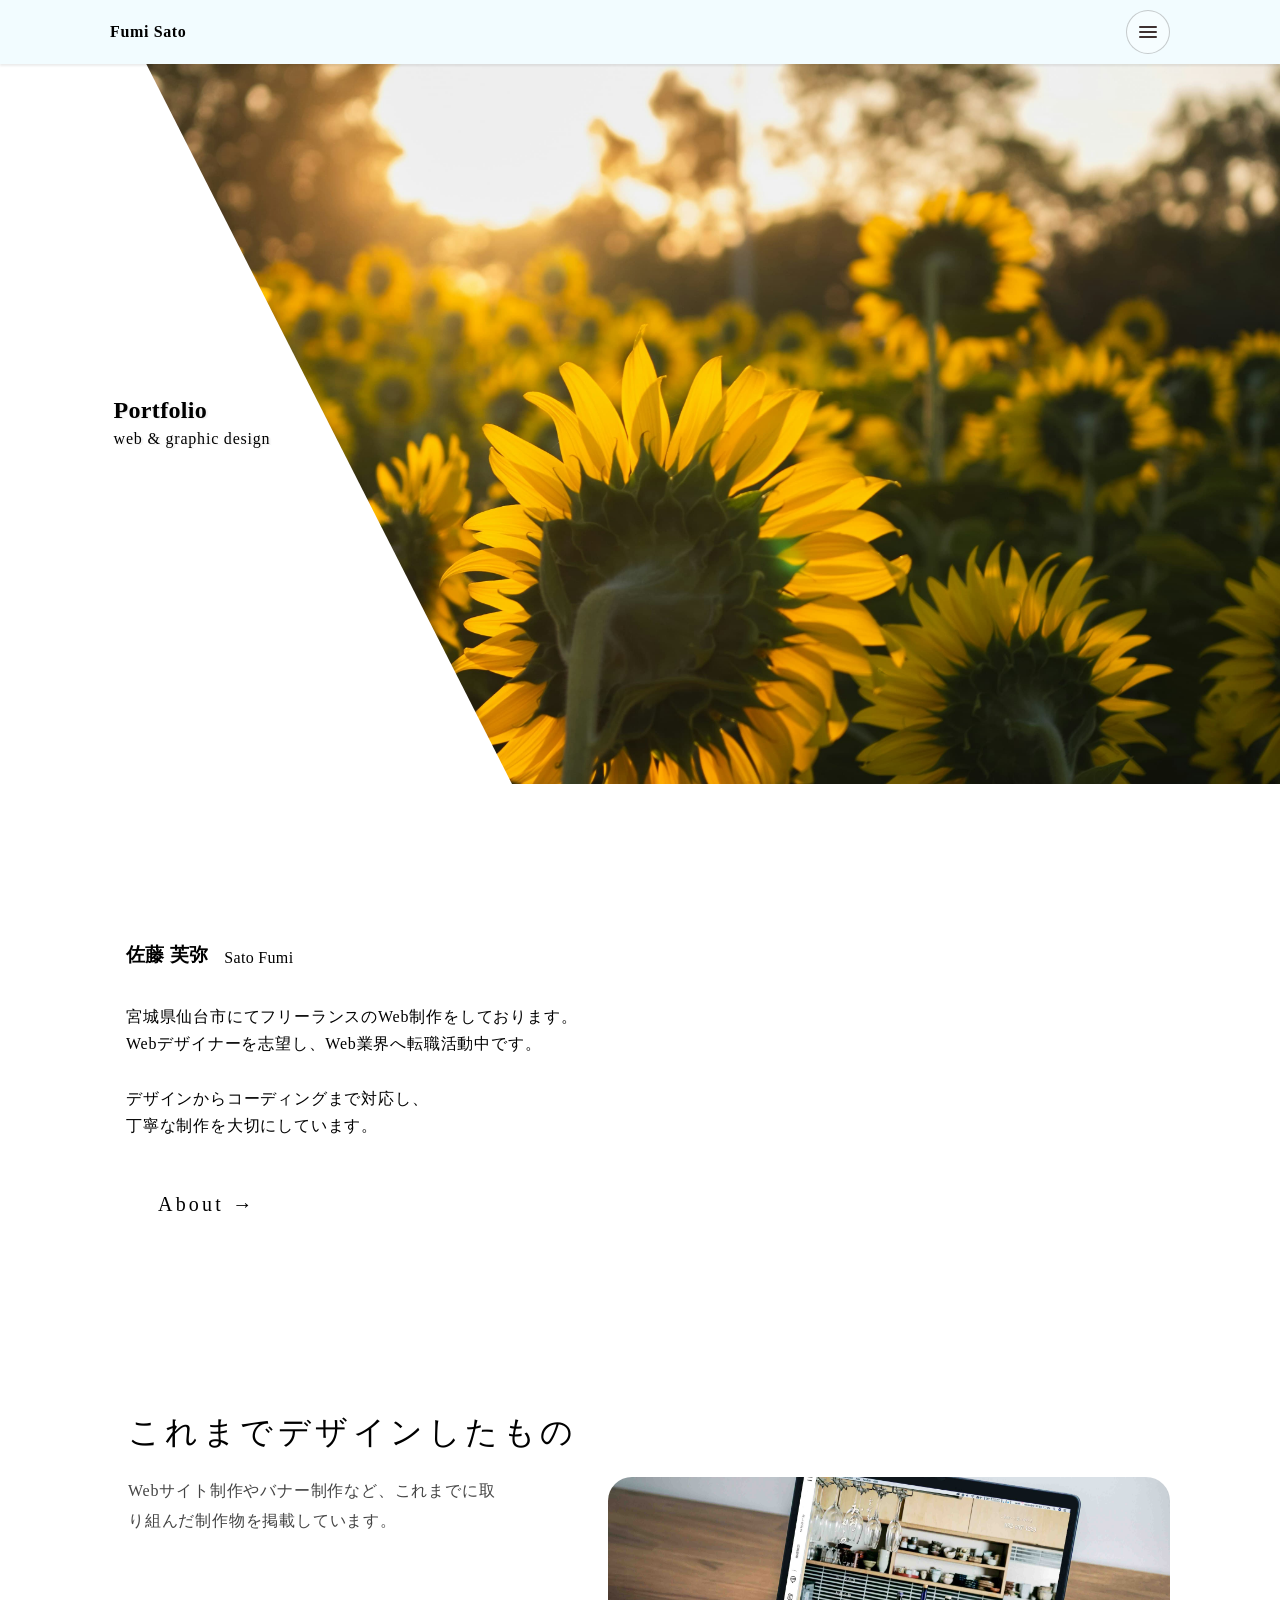
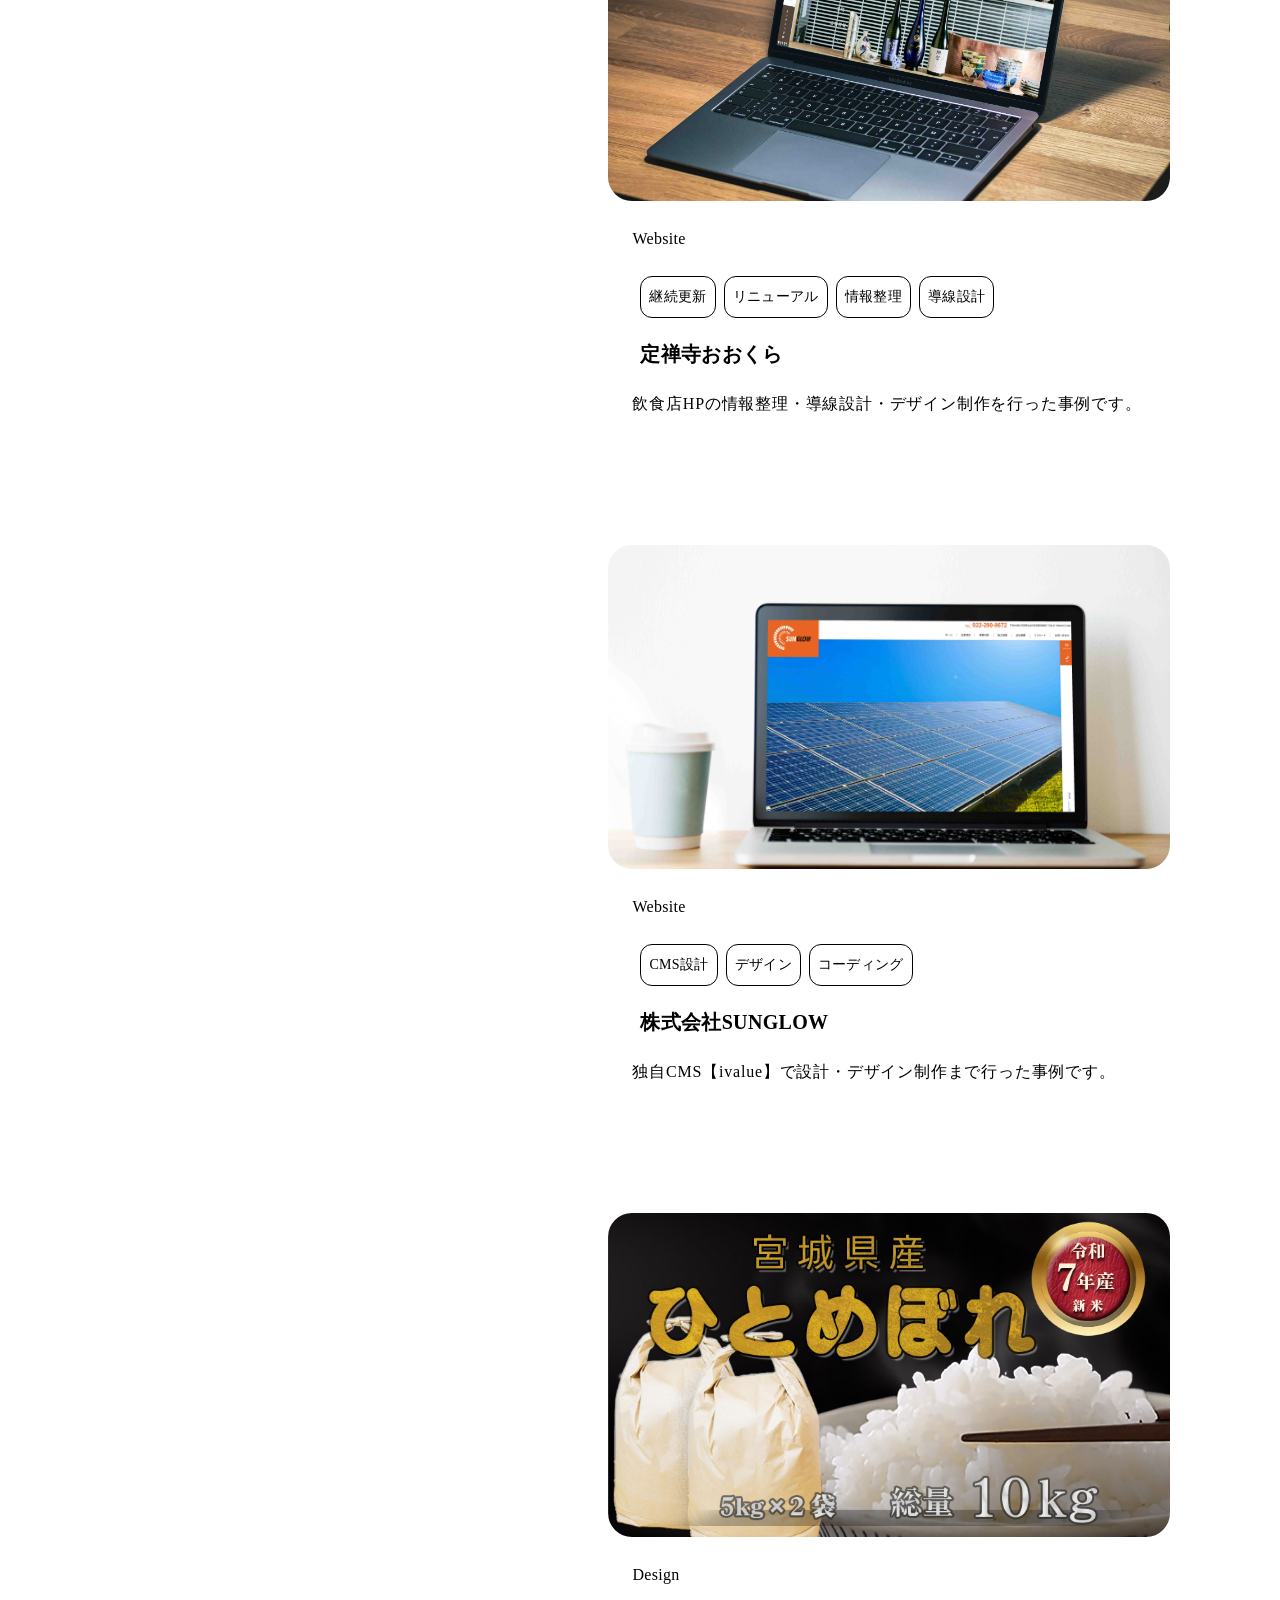
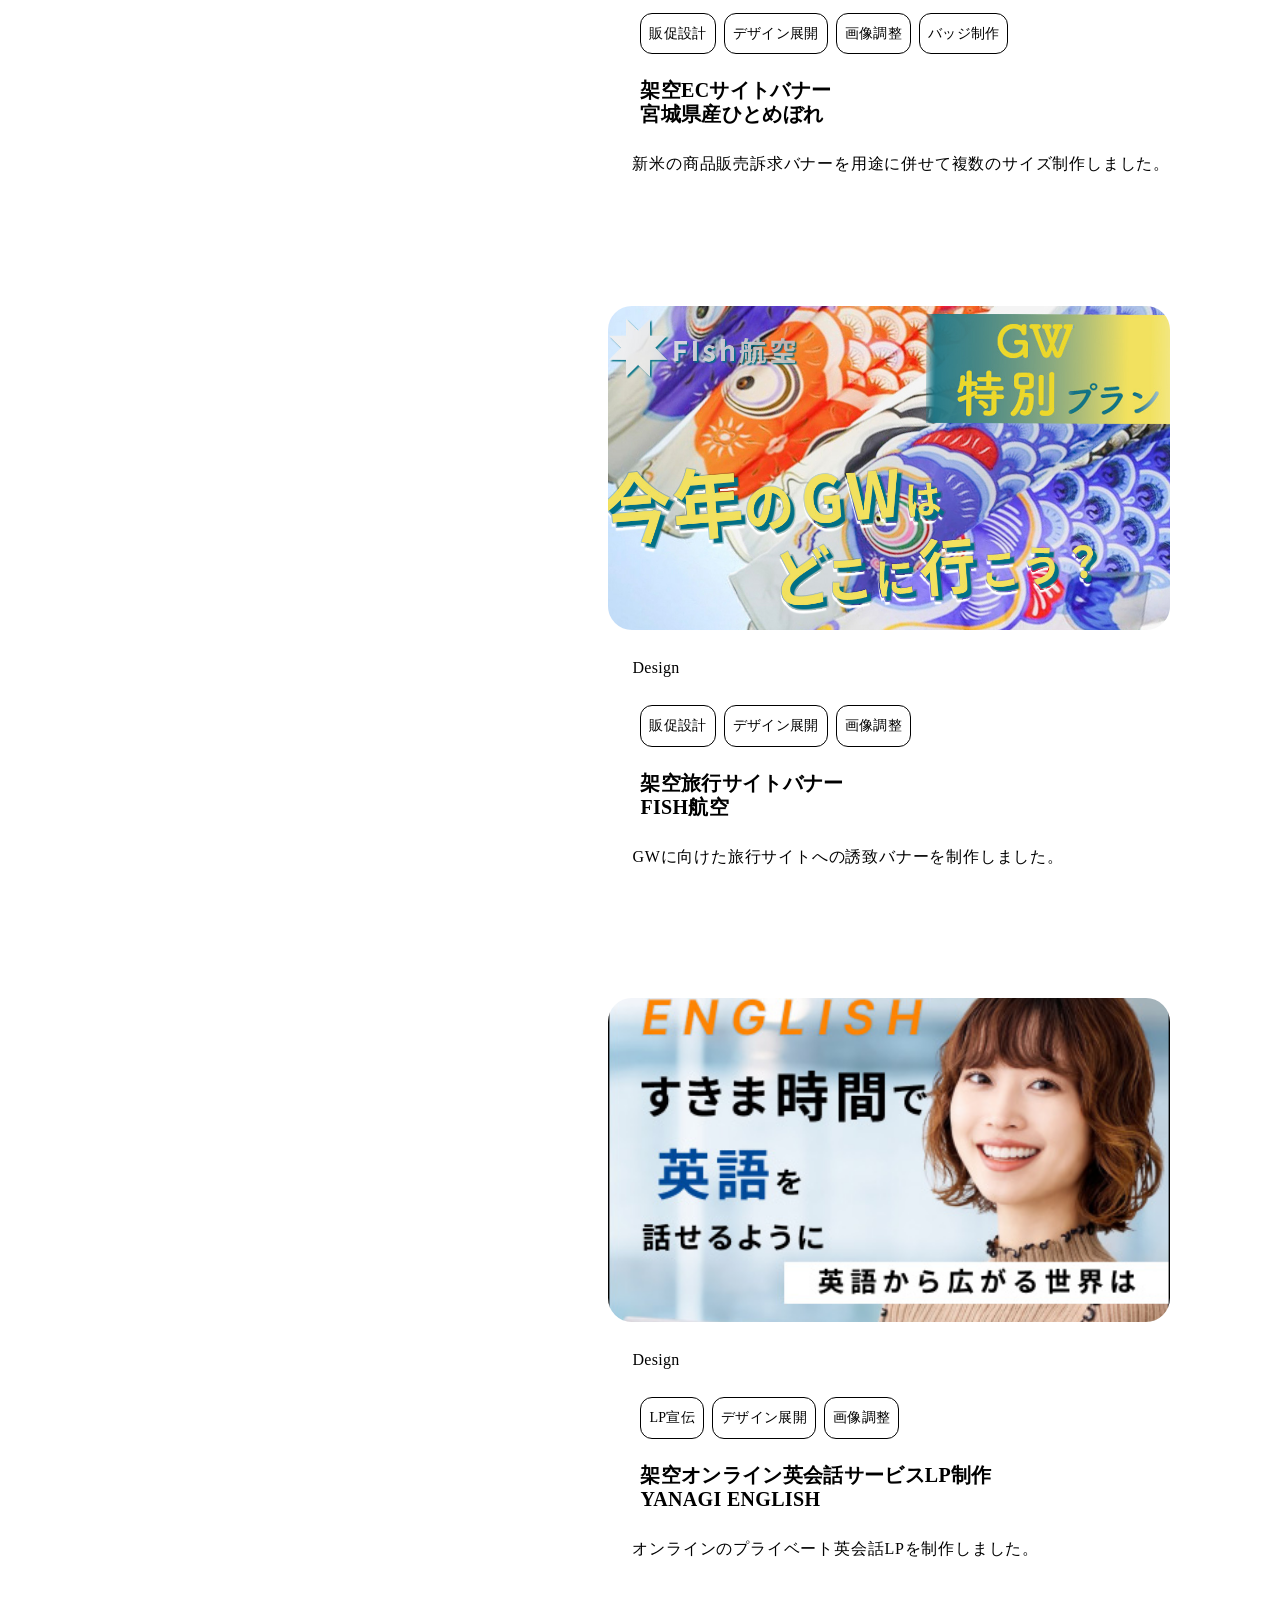
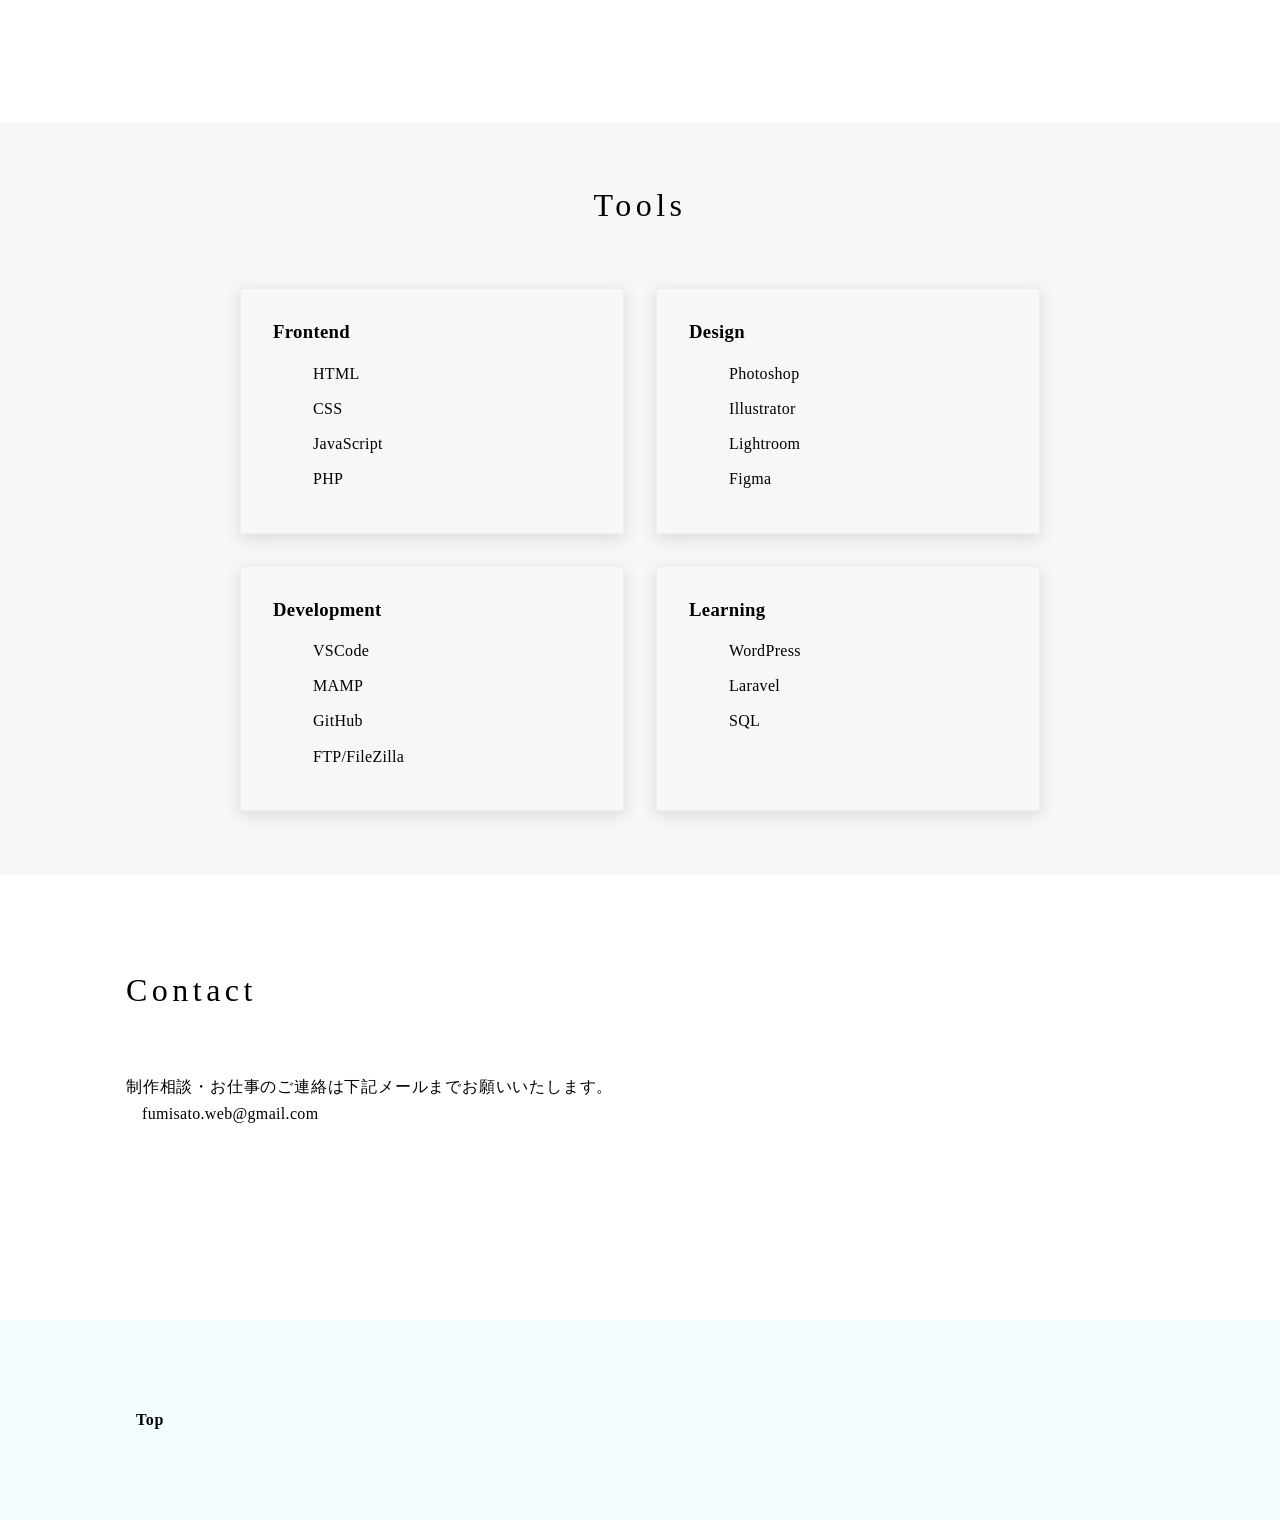
<file: index.html>
<!DOCTYPE html>
<html>
  <head prefix="og: http://ogp.me">
    <!-- Google tag (gtag.js) -->
    <script
      async
      src="https://www.googletagmanager.com/gtag/js?id=G-WM855E2CB6"
    ></script>
    <script>
      window.dataLayer = window.dataLayer || [];
      function gtag() {
        dataLayer.push(arguments);
      }
      gtag("js", new Date());

      gtag("config", "G-WM855E2CB6");
    </script>
    <meta charset="UTF-8" />
    <meta name="viewport" content="width=device-width, initial-scale=1" />

    <!-- OG -->
    <meta property="og:title" content="Fumi Sato Portfolio | Web制作" />
    <meta
      property="og:description"
      content="宮城県仙台市でフロントエンドを中心にWeb制作を行っています。HTML・CSS・JavaScriptによるサイト制作を承ります"
    />
    <meta property="og:type" content="website" />
    <meta property="og:image" content="https://fumi-sato.com/img/ogp.jpg" />
    <meta property="og:url" content="https://fumi-sato.com/" />
    <meta property="og:site_name" content="Fumi Sato Portfolio" />
    <meta property="og:locale" content="ja_JP" />
    <link rel="canonical" href="https://fumi-sato.com/" />
    <meta name="robots" content="index,follow" />
    <meta name="format-detection" content="telephone=no,address=no,email=no" />
    <meta http-equiv="X-UA-Compatible" content="IE=edge" />

    <!-- favicon -->
    <link
      rel="icon"
      type="image/png"
      sizes="32x32"
      href="/img/favicon-32.png"
    />
    <link
      rel="icon"
      type="image/png"
      sizes="48x48"
      href="/img/favicon-48.png"
    />
    <link
      rel="apple-touch-icon"
      sizes="180x180"
      href="/img/apple-touch-icon.png"
    />

    <!-- CSS -->
    <link rel="stylesheet" href="/shared/reset.css" />
    <link rel="stylesheet" href="/shared/common.css" />
    <link rel="stylesheet" href="/shared/style.css" />
    <link rel="stylesheet" href="/shared/about.css" />
    <link rel="stylesheet" href="/shared/work.css" />

    <title>Fumi Sato Portfolio | Web制作</title>
  </head>
  <body class>
    <!-- header -->
    <header class="header">
      <div class="container header__inner">
        <a class="header__name" href="/index.html">Fumi Sato</a>
        <button class="menu-btn" id="menuButton" aria-expanded="false">
          <span class="menu-icon" aria-hidden="true">
            <span></span><span></span><span></span>
          </span>
        </button>
      </div>
    </header>

    <div id="overlay" class="overlay" hidden></div>
    <nav id="siteDrawer" class="drawer" aria-hidden="true" hidden>
      <div class="drawer__title">Menu</div>
      <ul class="drawer__nav">
        <li><a href="/index.html">Top</a></li>
        <li><a href="/about.html">About</a></li>
        <li><a href="/index.html#works">Works</a></li>
        <li><a href="/index.html#tools">Tools</a></li>
        <li><a href="/index.html#contact">Contact</a></li>
        <li>
          <a
            href="https://github.com/Saf-sato/portfolio-site"
            target="_blank"
            rel="noreferrer"
            >GitHub</a
          >
        </li>
      </ul>
      <div class="drawer__meta">
        <a href="mailto:fumisato.web@gmail.com">fumisato.web@gmail.com</a>
      </div>
    </nav>

    <main>
      <!-- hero -->
      <section id="hero">
        <div class="hero__bg">
          <img
            class="parallax"
            data-animate="fade"
            src="/img/hero_1.jpg"
            alt="hero"
          />
        </div>
        <div class="hero__name" data-animate="fade">
          <h1>Portfolio</h1>
          <p>web & graphic design</p>
        </div>
      </section>

      <!-- self -->
      <div class="container" data-animate="fade">
        <section id="self">
          <div class="self__name">
            <h3>佐藤 芙弥</h3>
            <span>Sato Fumi</span>
          </div>
          <div class="self__p">
            <div class="self__p1">
              <p>
                宮城県仙台市にてフリーランスのWeb制作をしております。<br />
                Webデザイナーを志望し、Web業界へ転職活動中です。
              </p>
            </div>
            <br />
            <div class="self__p2">
              <p>
                デザインからコーディングまで対応し、<br />
                丁寧な制作を大切にしています。
              </p>
            </div>
            <a href="/about.html" class="next__button"
              ><span>About</span>
              <span class="next__button__arrow" aria-hidden="true"> →</span>
            </a>
          </div>
          <!-- <div class="self__area">
            <img class src="/img/self_1.jpg" alt="self" />
          </div> -->
        </section>
      </div>

      <!-- work -->
      <div class="container">
        <section id="works">
          <div class="works__inner">
            <div class="works__intro" data-animate="fade">
              <h2 class="works__title">これまで<br />デザインしたもの</h2>
              <p class="works__lead">
                Webサイト制作やバナー制作など、これまでに取り組んだ制作物を掲載しています。
              </p>
              <span class="works__span"></span>
              <!-- <a class="works__link" href="#">デザイン事例</a> -->
            </div>

            <div class="works__gallery">
              <div class="works__content" data-animate="fade">
                <a href="/works/hp-1.html" class="works__thumb"
                  ><div class="works__photo">
                    <img src="/img/works/hp-1_2.jpg" alt="thumbnailーhp-1" />
                  </div>
                </a>
                <div class="works__card">
                  <div>Website</div>
                  <ul>
                    <li>継続更新</li>
                    <li>リニューアル</li>
                    <li>情報整理</li>
                    <li>導線設計</li>
                  </ul>
                  <h3>定禅寺おおくら</h3>
                  <p>
                    飲食店HPの情報整理・導線設計・デザイン制作を行った事例です。
                  </p>
                </div>
              </div>

              <div class="works__content" data-animate="fade">
                <a href="/works/hp-2.html" class="works__thumb">
                  <div class="works__photo">
                    <img src="/img/works/hp-2_2.jpg" alt="thumbnailーhp-2" />
                  </div>
                </a>
                <div class="works__card">
                  <div>Website</div>
                  <ul>
                    <li>CMS設計</li>
                    <li>デザイン</li>
                    <li>コーディング</li>
                  </ul>
                  <h3>株式会社SUNGLOW</h3>
                  <p>
                    独自CMS【ivalue】で設計・デザイン制作まで行った事例です。
                  </p>
                </div>
              </div>

              <div class="works__content" data-animate="fade">
                <a href="/works/banner-1.html" class="works__thumb">
                  <div class="works__photo">
                    <img
                      src="/img/works/banner-1_1.jpg"
                      alt="thumbnailーbanner-1"
                    />
                  </div>
                </a>
                <div class="works__card">
                  <div>Design</div>

                  <ul>
                    <li>販促設計</li>
                    <li>デザイン展開</li>
                    <li>画像調整</li>
                    <li>バッジ制作</li>
                  </ul>
                  <h3>架空ECサイトバナー<br />宮城県産ひとめぼれ</h3>
                  <p>
                    新米の商品販売訴求バナーを用途に併せて複数のサイズ制作しました。
                  </p>
                </div>
              </div>

              <div class="works__content" data-animate="fade">
                <a href="/works/banner-2.html" class="works__thumb">
                  <div class="works__photo">
                    <img
                      src="/img/works/banner-2_4.jpg"
                      alt="thumbnailーbanner-2"
                    />
                  </div>
                </a>
                <div class="works__card">
                  <div>Design</div>

                  <ul>
                    <li>販促設計</li>
                    <li>デザイン展開</li>
                    <li>画像調整</li>
                  </ul>
                  <h3>架空旅行サイトバナー<br />FISH航空</h3>
                  <p>GWに向けた旅行サイトへの誘致バナーを制作しました。</p>
                </div>
              </div>

              <div class="works__content" data-animate="fade">
                <a href="/works/lp-1.html" class="works__thumb">
                  <div class="works__photo">
                    <img src="/img/works/lp-1_2.jpg" alt="thumbnailーlp-1" />
                  </div>
                </a>
                <div class="works__card">
                  <div>Design</div>
                  <ul>
                    <li>LP宣伝</li>
                    <li>デザイン展開</li>
                    <li>画像調整</li>
                  </ul>
                  <h3>
                    架空オンライン英会話サービスLP制作<br />YANAGI ENGLISH
                  </h3>
                  <p>オンラインのプライベート英会話LPを制作しました。</p>
                </div>
              </div>
            </div>
          </div>
        </section>
      </div>
      <!-- tool -->
      <section id="tools" data-animate="fade">
        <h2 class="tools__title">Tools</h2>
        <ul class="tools__list">
          <li class="tools__item">
            <h3>Frontend</h3>
            <ul>
              <li>HTML</li>
              <li>CSS</li>
              <li>JavaScript</li>
              <li>PHP</li>
            </ul>
          </li>

          <li class="tools__item">
            <h3>Design</h3>
            <ul>
              <li>Photoshop</li>
              <li>Illustrator</li>
              <li>Lightroom</li>
              <li>Figma</li>
            </ul>
          </li>

          <li class="tools__item">
            <h3>Development</h3>
            <ul>
              <li>VSCode</li>
              <li>MAMP</li>
              <li>GitHub</li>
              <li>FTP/FileZilla</li>
            </ul>
          </li>

          <li class="tools__item">
            <h3>Learning</h3>
            <ul>
              <li>WordPress</li>

              <li>Laravel</li>
              <li>SQL</li>
            </ul>
          </li>
        </ul>
      </section>
      <!-- ontact -->
      <div class="container" data-animate="fade">
        <section id="contact">
          <h2 class="contact__title">Contact</h2>
          <div class="contact__lead">
            <p>制作相談・お仕事のご連絡は下記メールまでお願いいたします。</p>
            <span></span>
            <a href="mailto:fumisato.web@gmail.com">fumisato.web@gmail.com</a>
          </div>
        </section>
      </div>
    </main>
    <!-- footer -->
    <footer id="footer">
      <div class="container footer__inner">
        <a class="header__name" href="#">Top</a>
      </div>
    </footer>
    <!-- JS -->
    <script src="https://ajax.googleapis.com/ajax/libs/jquery/3.7.1/jquery.min.js"></script>
    <script src="shared/main.js"></script>
  </body>
</html>
</file>
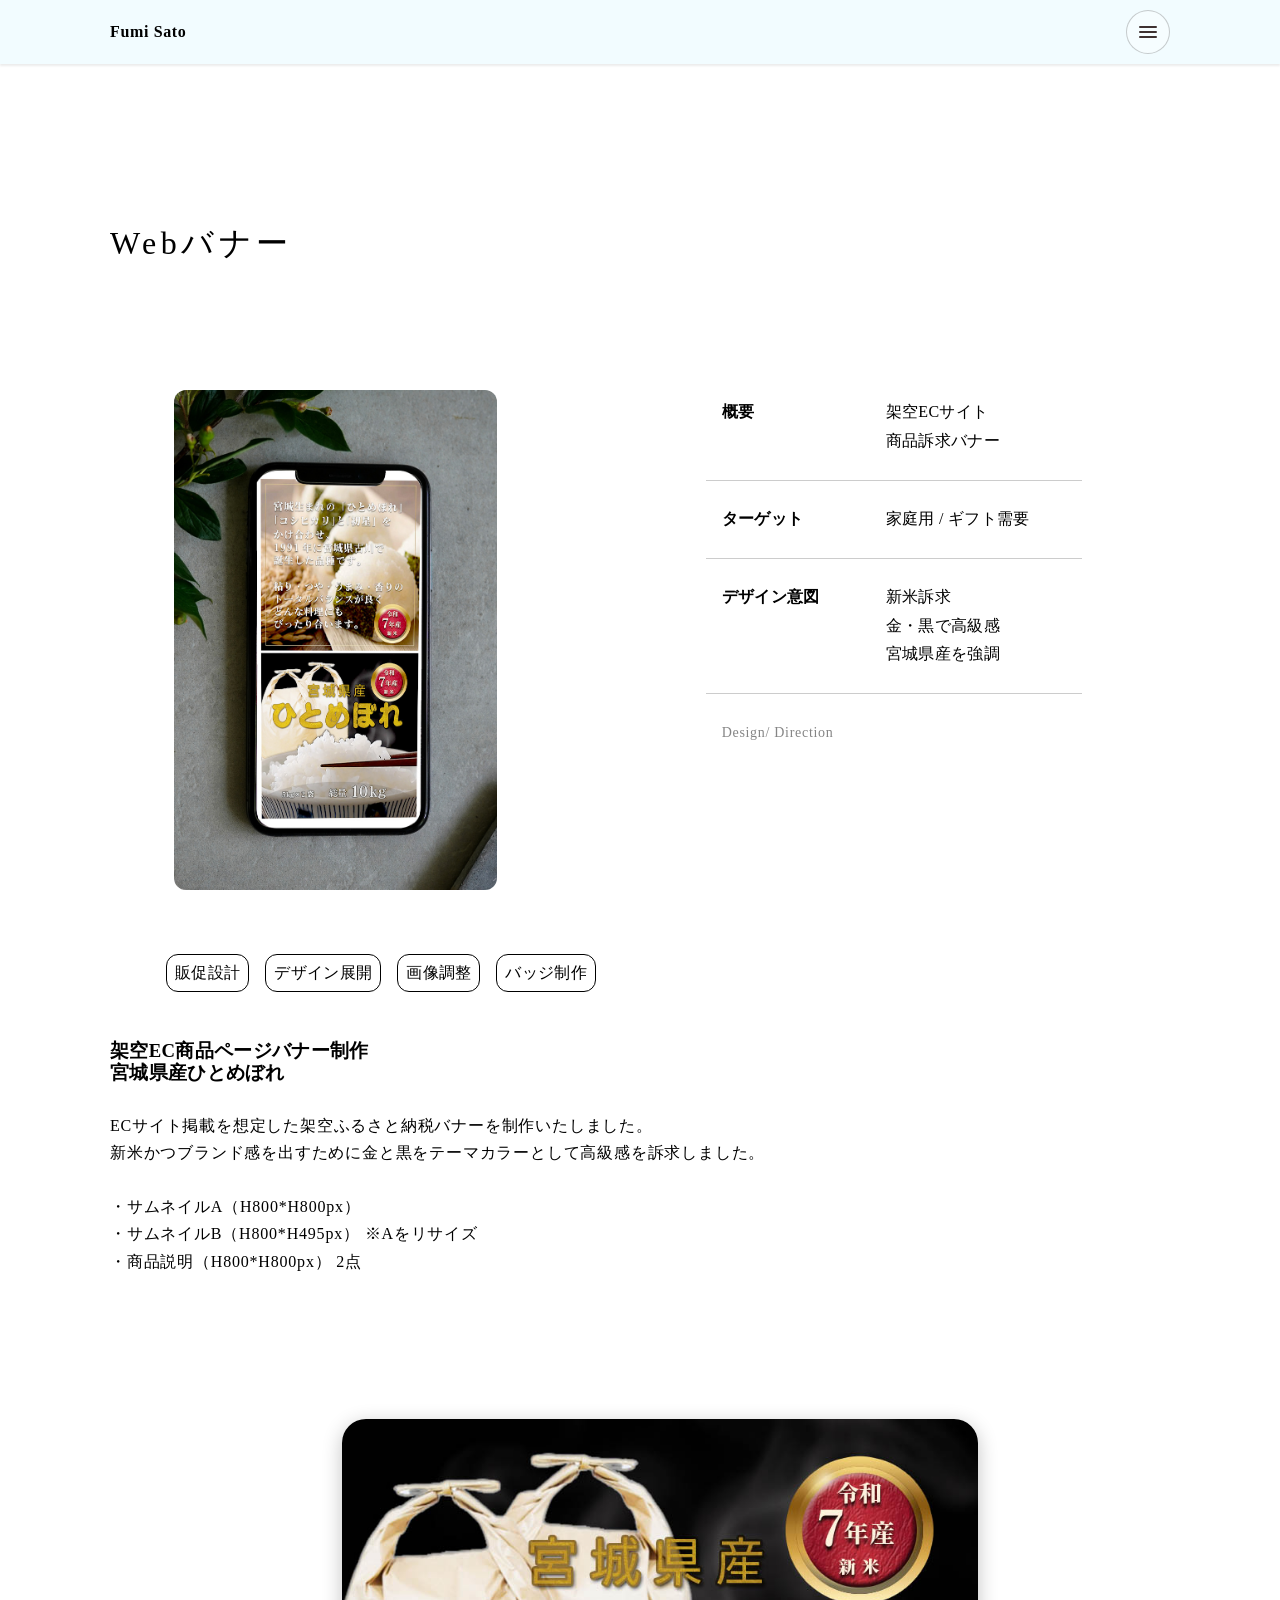
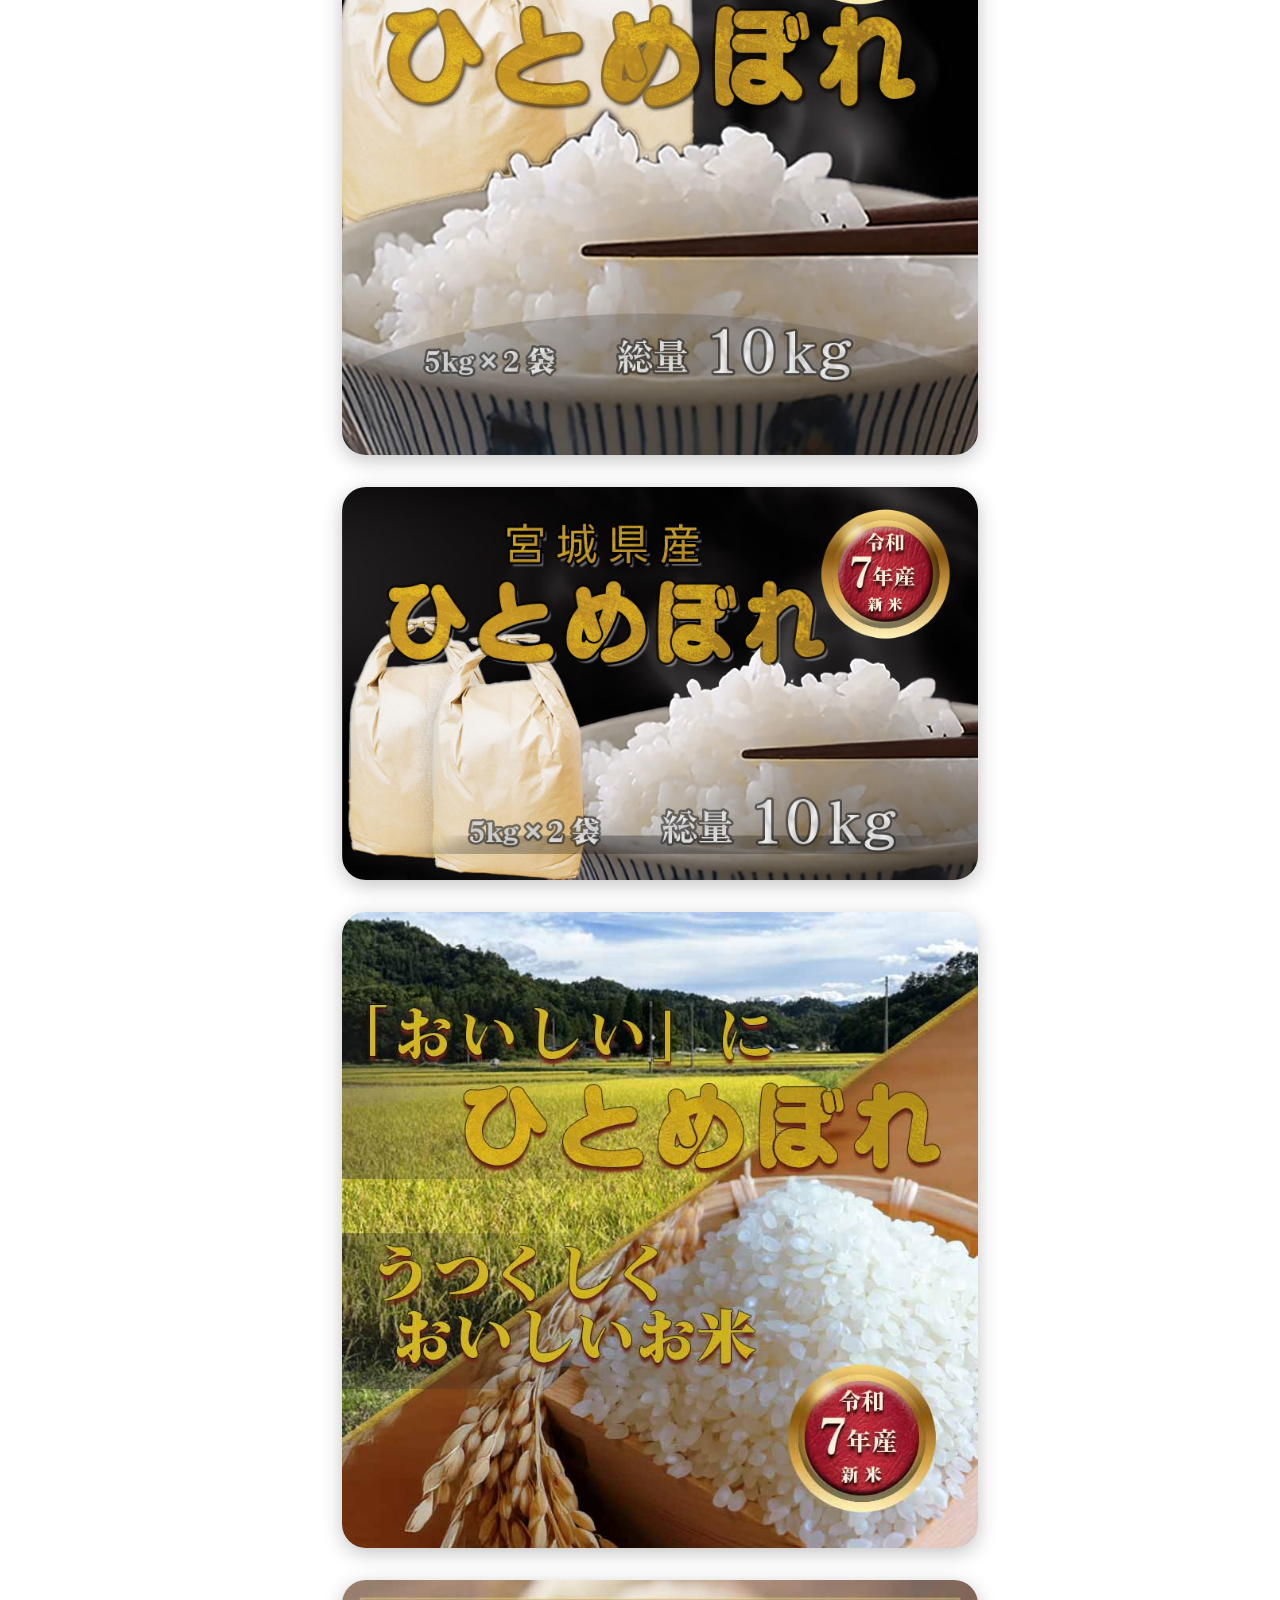
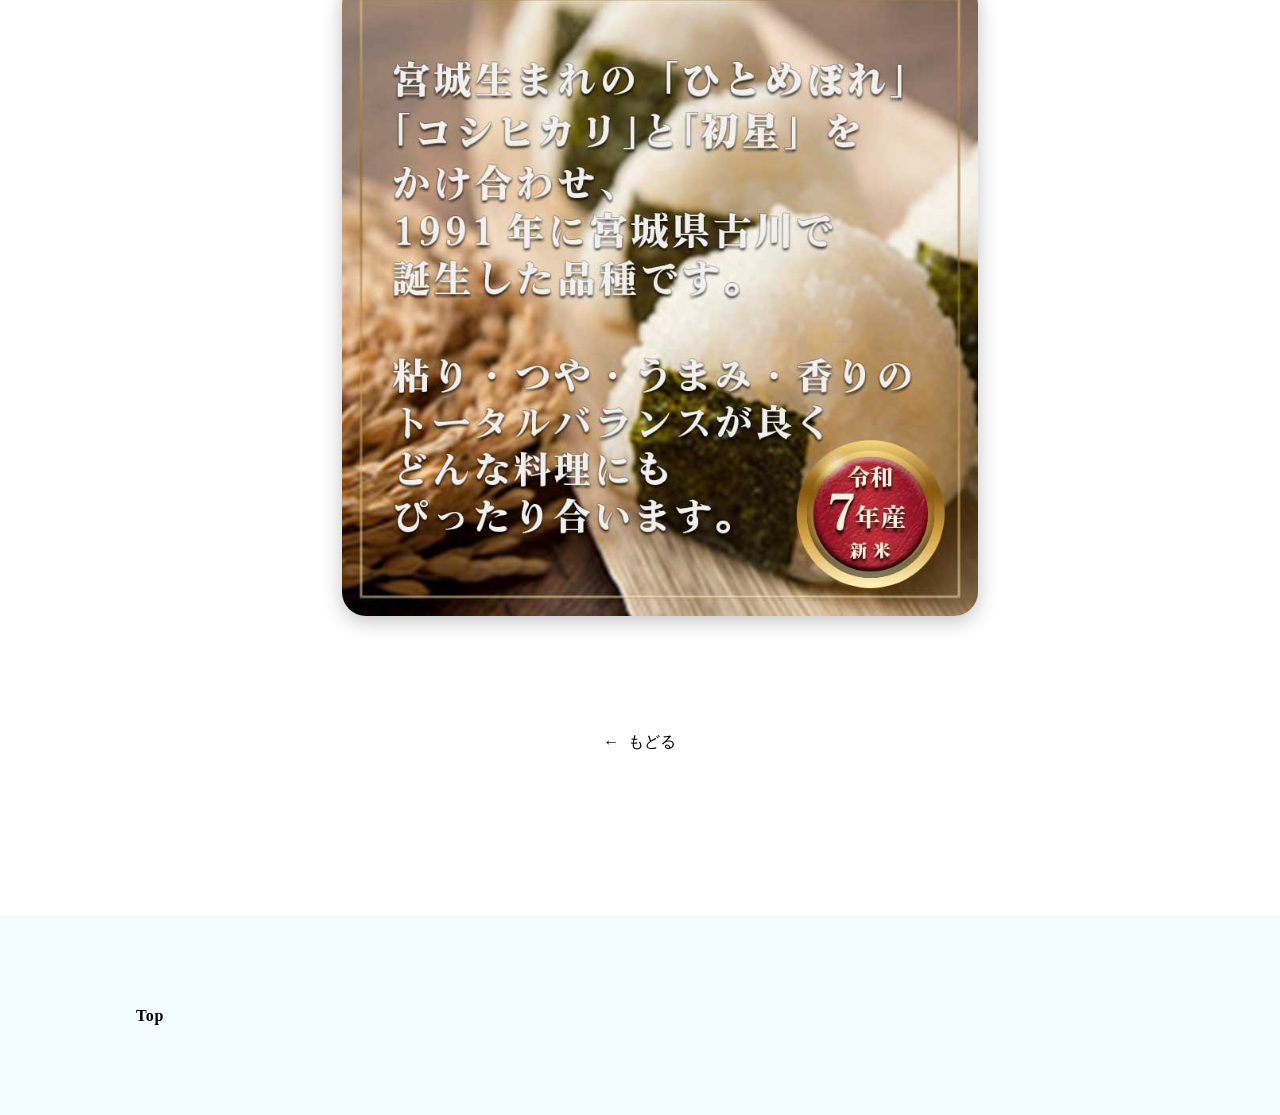
<file: works/banner-1.html>
<!DOCTYPE html>
<html>
  <head prefix="og: http://ogp.me">
    <meta charset="UTF-8" />
    <meta name="viewport" content="width=device-width, initial-scale=1" />

    <!-- OG -->
    <meta property="og:title" content="Fumi Sato Portfolio | Web制作" />
    <meta
      property="og:description"
      content="宮城県仙台市でフロントエンドを中心にWeb制作を行っています。HTML・CSS・JavaScriptによるサイト制作を承ります"
    />
    <meta property="og:type" content="website" />
    <meta property="og:image" content="https://fumi-sato.com/img/ogp.jpg" />
    <meta property="og:url" content="https://fumi-sato.com/" />
    <meta property="og:site_name" content="Fumi Sato Portfolio" />
    <meta property="og:locale" content="ja_JP" />
    <link rel="canonical" href="https://fumi-sato.com/" />
    <meta name="robots" content="index,follow" />
    <meta name="format-detection" content="telephone=no,address=no,email=no" />
    <meta http-equiv="X-UA-Compatible" content="IE=edge" />

    <!-- favicon -->
    <link
      rel="icon"
      type="image/png"
      sizes="32x32"
      href="/img/favicon-32.png"
    />
    <link
      rel="icon"
      type="image/png"
      sizes="48x48"
      href="/img/favicon-48.png"
    />
    <link
      rel="apple-touch-icon"
      sizes="180x180"
      href="/img/apple-touch-icon.png"
    />

    <!-- CSS -->
    <link rel="stylesheet" href="/shared/reset.css" />
    <link rel="stylesheet" href="/shared/common.css" />
    <link rel="stylesheet" href="/shared/style.css" />
    <link rel="stylesheet" href="/shared/about.css" />
    <link rel="stylesheet" href="/shared/work.css" />

    <title>Fumi Sato Portfolio | Web制作</title>
  </head>
  <body>
    <!-- header -->
    <header class="header">
      <div class="container header__inner">
        <a class="header__name" href="/index.html">Fumi Sato</a>
        <button class="menu-btn" id="menuButton" aria-expanded="false">
          <span class="menu-icon" aria-hidden="true">
            <span></span><span></span><span></span>
          </span>
        </button>
      </div>
    </header>

    <div id="overlay" class="overlay" hidden></div>
    <nav id="siteDrawer" class="drawer" aria-hidden="true" hidden>
      <div class="drawer__title">Menu</div>
      <ul class="drawer__nav">
        <li><a href="/index.html">Top</a></li>
        <li><a href="/about.html">About</a></li>
        <li><a href="/index.html#works">Works</a></li>
        <li><a href="/index.html#tools">Tools</a></li>
        <li><a href="/index.html#contact">Contact</a></li>
        <li>
          <a
            href="https://github.com/Saf-sato/portfolio-site"
            target="_blank"
            rel="noreferrer"
            >GitHub</a
          >
        </li>
      </ul>
      <div class="drawer__meta">
        <a href="mailto:fumisato.web@gmail.com">fumisato.web@gmail.com</a>
      </div>
    </nav>

    <main>
      <!-- work -->
      <div class="container">
        <section id="work" data-animate="fade">
          <h2 class="work__title">Webバナー</h2>
          <div class="work__wrapper">
            <div class="work__left">
              <span></span>
              <img src="/img/works/banner-1_5.jpg" alt="banner-1" />
            </div>
            <div class="work__right">
              <dl>
                <dt>概要</dt>
                <dd>架空ECサイト <br />商品訴求バナー</dd>
                <dt>ターゲット</dt>
                <dd>家庭用 / ギフト需要<br /></dd>
                <dt>デザイン意図</dt>
                <dd>新米訴求 <br />金・黒で高級感 <br />宮城県産を強調</dd>
              </dl>
              <p class="work__category">Design/ Direction</p>
              <span></span>
            </div>
          </div>
        </section>
      </div>

      <section id="comment" data-animate="fade">
        <div class="container">
          <div class="comment__wrapper">
            <ul class="comment__list">
              <li>販促設計</li>
              <li>デザイン展開</li>
              <li>画像調整</li>
              <li>バッジ制作</li>
            </ul>
            <h3>架空EC商品ページバナー制作 <br />宮城県産ひとめぼれ</h3>
            <br />
            <!-- <div class="comment__url">
              <a href="https//---"></a>
            </div> -->
            <p class="comment__txt">
              ECサイト掲載を想定した架空ふるさと納税バナーを制作いたしました。
              <br />
              新米かつブランド感を出すために金と黒をテーマカラーとして高級感を訴求しました。
              <br />
              <br />

              ・サムネイルA（H800*H800px） <br />
              ・サムネイルB（H800*H495px） ※Aをリサイズ <br />
              ・商品説明（H800*H800px） 2点 <br />
            </p>
          </div>
        </div>
      </section>

      <section class="image">
        <div class="container">
          <div class="image__list">
            <ul>
              <li data-animate="fade">
                <img src="/img/works/banner-1_2.jpg" alt="banner-2" />
              </li>
              <li data-animate="fade">
                <img src="/img/works/banner-1_1.jpg" alt="banner-3" />
              </li>
              <li data-animate="fade">
                <img src="/img/works/banner-1_3.jpg" alt="banner-4" />
              </li>
              <li data-animate="fade">
                <img src="/img/works/banner-1_4.jpg" alt="banner-5" />
              </li>
            </ul>
          </div>
        </div>
      </section>

      <span style="display: none"></span>
      <a href="/index.html#works" class="back__button">
        <span class="back__button__arrow" aria-hidden="true">←</span>
        <span>もどる</span>
      </a>
    </main>

    <!-- footer -->
    <footer id="footer">
      <div class="container footer__inner">
        <a class="header__name" href="#">Top</a>
      </div>
    </footer>
    <!-- JS -->
    <script src="https://ajax.googleapis.com/ajax/libs/jquery/3.7.1/jquery.min.js"></script>
    <script src="/shared/main.js"></script>
  </body>
</html>
</file>
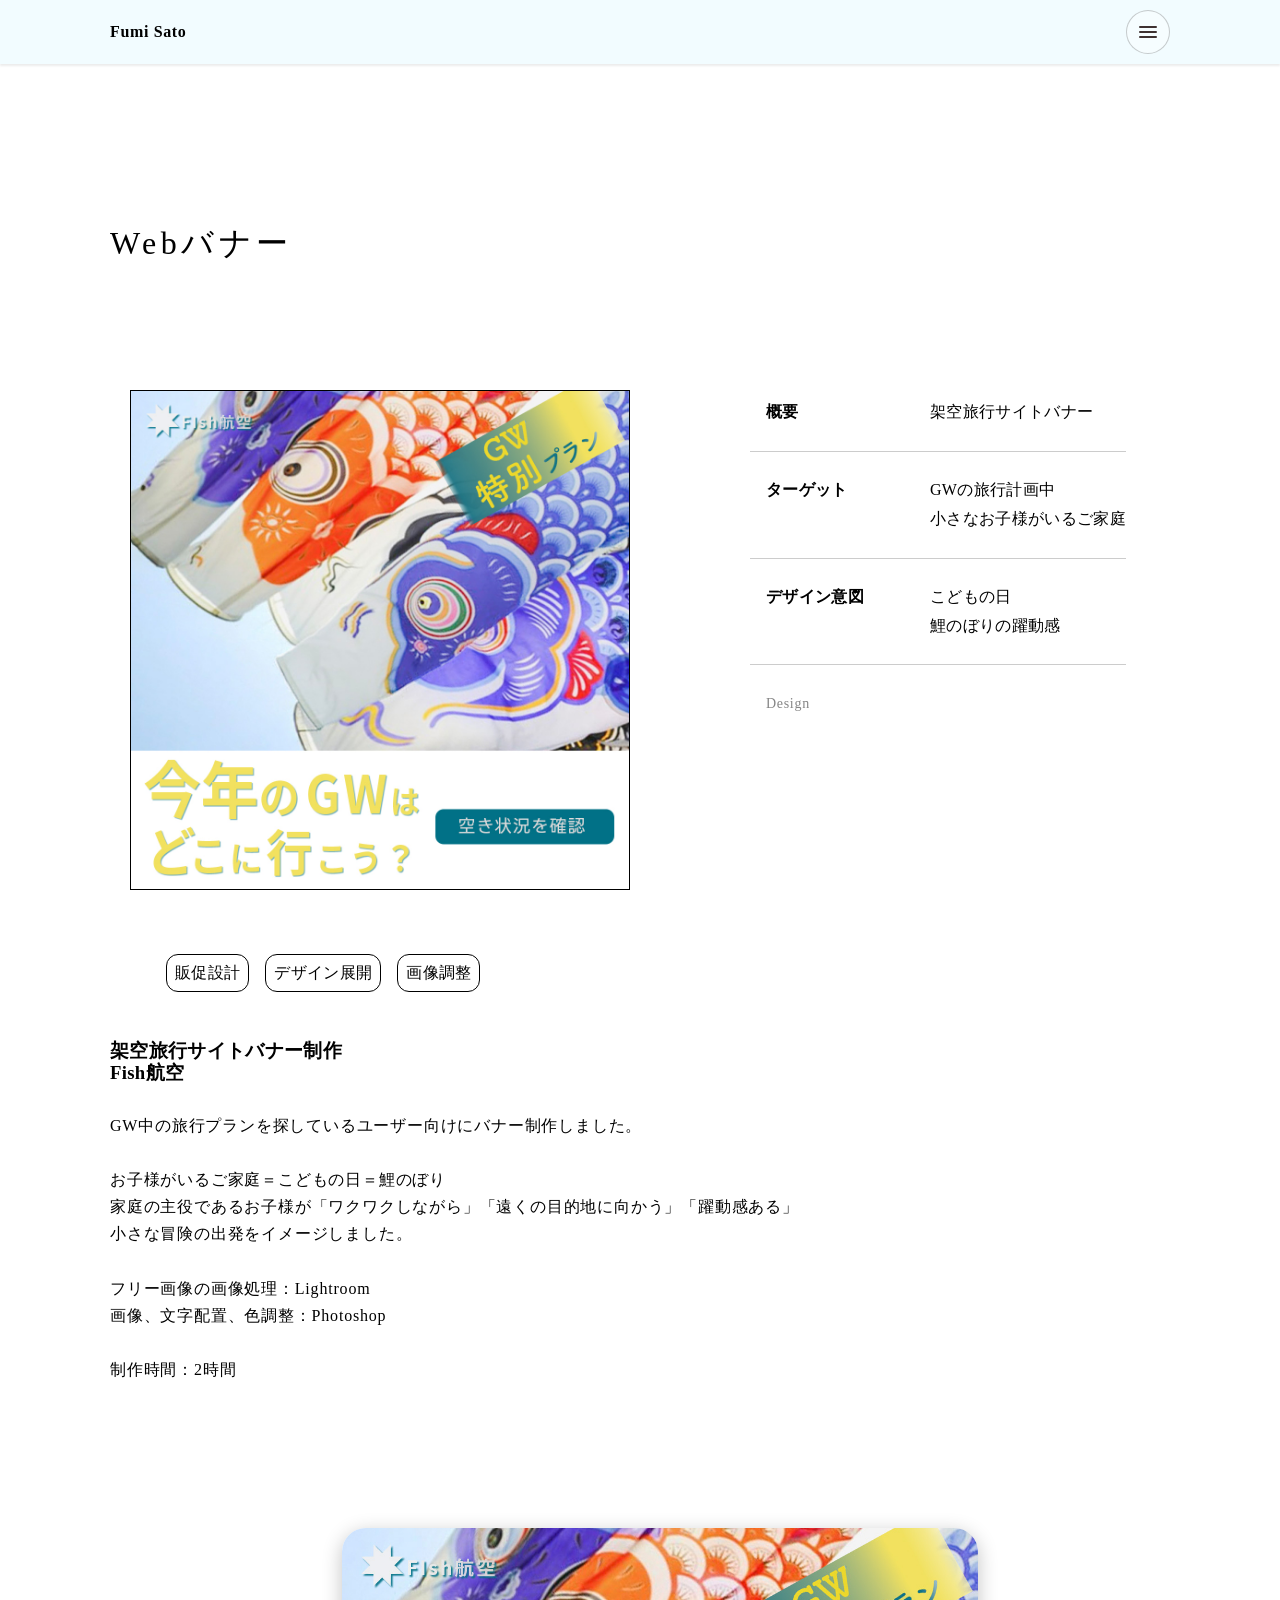
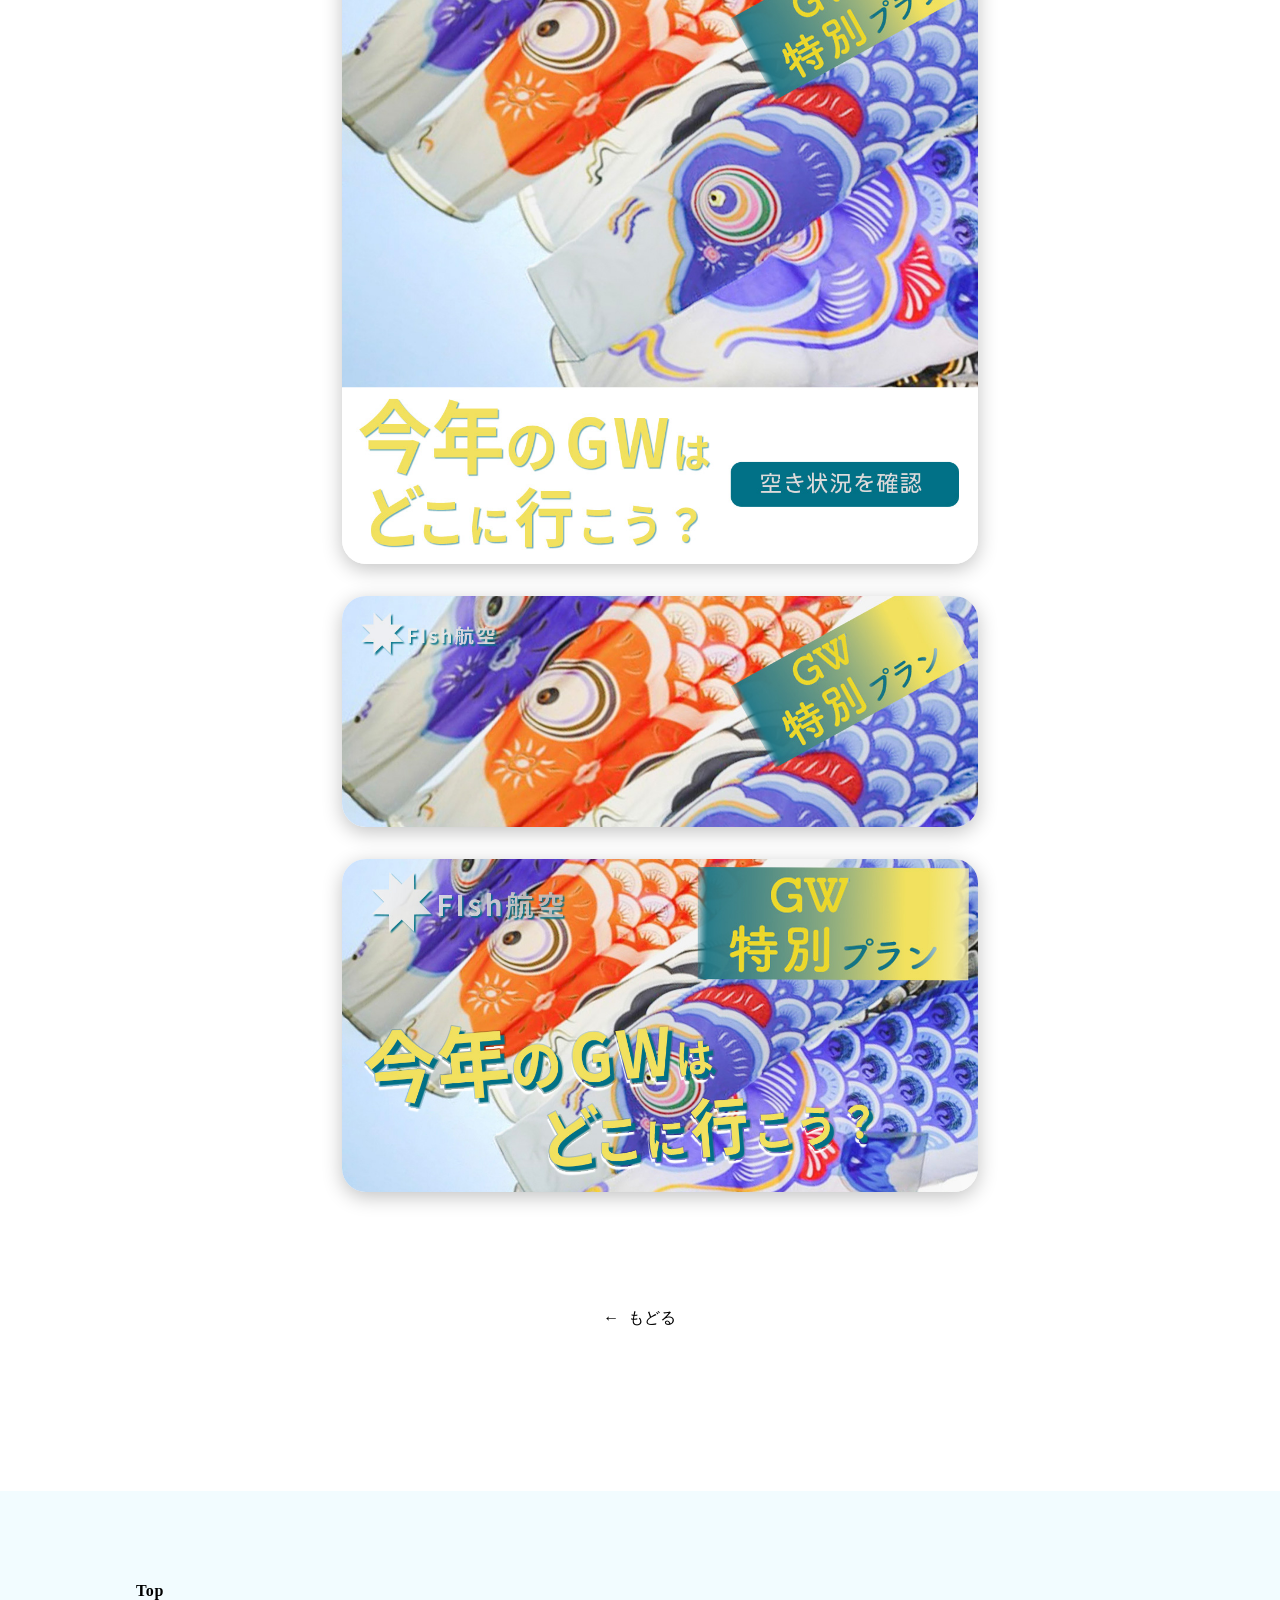
<file: works/banner-2.html>
<!DOCTYPE html>
<html>
  <head prefix="og: http://ogp.me">
    <!-- Google tag (gtag.js) -->
    <script
      async
      src="https://www.googletagmanager.com/gtag/js?id=G-WM855E2CB6"
    ></script>
    <script>
      window.dataLayer = window.dataLayer || [];
      function gtag() {
        dataLayer.push(arguments);
      }
      gtag("js", new Date());

      gtag("config", "G-WM855E2CB6");
    </script>
    <meta charset="UTF-8" />
    <meta name="viewport" content="width=device-width, initial-scale=1" />

    <!-- OG -->
    <meta property="og:title" content="Fumi Sato Portfolio | Web制作" />
    <meta
      property="og:description"
      content="宮城県仙台市でフロントエンドを中心にWeb制作を行っています。HTML・CSS・JavaScriptによるサイト制作を承ります"
    />
    <meta property="og:type" content="website" />
    <meta property="og:image" content="https://fumi-sato.com/img/ogp.jpg" />
    <meta property="og:url" content="https://fumi-sato.com/" />
    <meta property="og:site_name" content="Fumi Sato Portfolio" />
    <meta property="og:locale" content="ja_JP" />
    <link rel="canonical" href="https://fumi-sato.com/" />
    <meta name="robots" content="index,follow" />
    <meta name="format-detection" content="telephone=no,address=no,email=no" />
    <meta http-equiv="X-UA-Compatible" content="IE=edge" />

    <!-- favicon -->
    <link
      rel="icon"
      type="image/png"
      sizes="32x32"
      href="/img/favicon-32.png"
    />
    <link
      rel="icon"
      type="image/png"
      sizes="48x48"
      href="/img/favicon-48.png"
    />
    <link
      rel="apple-touch-icon"
      sizes="180x180"
      href="/img/apple-touch-icon.png"
    />

    <!-- CSS -->
    <link rel="stylesheet" href="/shared/reset.css" />
    <link rel="stylesheet" href="/shared/common.css" />
    <link rel="stylesheet" href="/shared/style.css" />
    <link rel="stylesheet" href="/shared/about.css" />
    <link rel="stylesheet" href="/shared/work.css" />

    <title>Fumi Sato Portfolio | Web制作</title>
  </head>
  <body>
    <!-- header -->
    <header class="header">
      <div class="container header__inner">
        <a class="header__name" href="/index.html">Fumi Sato</a>
        <button class="menu-btn" id="menuButton" aria-expanded="false">
          <span class="menu-icon" aria-hidden="true">
            <span></span><span></span><span></span>
          </span>
        </button>
      </div>
    </header>

    <div id="overlay" class="overlay" hidden></div>
    <nav id="siteDrawer" class="drawer" aria-hidden="true" hidden>
      <div class="drawer__title">Menu</div>
      <ul class="drawer__nav">
        <li><a href="/index.html">Top</a></li>
        <li><a href="/about.html">About</a></li>
        <li><a href="/index.html#works">Works</a></li>
        <li><a href="/index.html#tools">Tools</a></li>
        <li><a href="/index.html#contact">Contact</a></li>
        <li>
          <a
            href="https://github.com/Saf-sato/portfolio-site"
            target="_blank"
            rel="noreferrer"
            >GitHub</a
          >
        </li>
      </ul>
      <div class="drawer__meta">
        <a href="mailto:fumisato.web@gmail.com">fumisato.web@gmail.com</a>
      </div>
    </nav>

    <main>
      <!-- work -->
      <div class="container">
        <section id="work" data-animate="fade">
          <h2 class="work__title">Webバナー</h2>
          <div class="work__wrapper">
            <div class="work__left">
              <span></span>
              <img
                src="/img/works/banner-2_1.jpg"
                style="border: 0.2px solid; border-radius: inherit"
                alt="banner-1"
              />
            </div>
            <div class="work__right">
              <dl>
                <dt>概要</dt>
                <dd>架空旅行サイトバナー</dd>
                <dt>ターゲット</dt>
                <dd>
                  GWの旅行計画中<br />
                  小さなお子様がいるご家庭
                </dd>
                <dt>デザイン意図</dt>
                <dd>こどもの日<br />鯉のぼりの躍動感</dd>
              </dl>
              <p class="work__category">Design</p>
              <span></span>
            </div>
          </div>
        </section>
      </div>

      <section id="comment" data-animate="fade">
        <div class="container">
          <div class="comment__wrapper">
            <ul class="comment__list">
              <li>販促設計</li>
              <li>デザイン展開</li>
              <li>画像調整</li>
            </ul>
            <h3>架空旅行サイトバナー制作 <br />Fish航空</h3>
            <br />
            <p class="comment__txt">
              GW中の旅行プランを探しているユーザー向けにバナー制作しました。
              <br />
              <br />
              お子様がいるご家庭＝こどもの日＝鯉のぼり<br />
              家庭の主役であるお子様が「ワクワクしながら」「遠くの目的地に向かう」「躍動感ある」<br />
              小さな冒険の出発をイメージしました。
              <br />
              <br />

              フリー画像の画像処理：Lightroom <br />
              画像、文字配置、色調整：Photoshop <br /><br />
              制作時間：2時間
            </p>
          </div>
        </div>
      </section>

      <section class="image">
        <div class="container">
          <div class="image__list">
            <ul>
              <li data-animate="fade">
                <img src="/img/works/banner-2_1.jpg" alt="banner-2" />
              </li>
              <li data-animate="fade">
                <img src="/img/works/banner-2_2.jpg" alt="banner-3" />
              </li>
              <li data-animate="fade">
                <img src="/img/works/banner-2_4.jpg" alt="banner-5" />
              </li>
            </ul>
          </div>
        </div>
      </section>

      <span style="display: none"></span>
      <a href="/index.html#works" class="back__button">
        <span class="back__button__arrow" aria-hidden="true">←</span>
        <span>もどる</span>
      </a>
    </main>

    <!-- footer -->
    <footer id="footer">
      <div class="container footer__inner">
        <a class="header__name" href="#">Top</a>
      </div>
    </footer>
    <!-- JS -->
    <script src="https://ajax.googleapis.com/ajax/libs/jquery/3.7.1/jquery.min.js"></script>
    <script src="/shared/main.js"></script>
  </body>
</html>
</file>
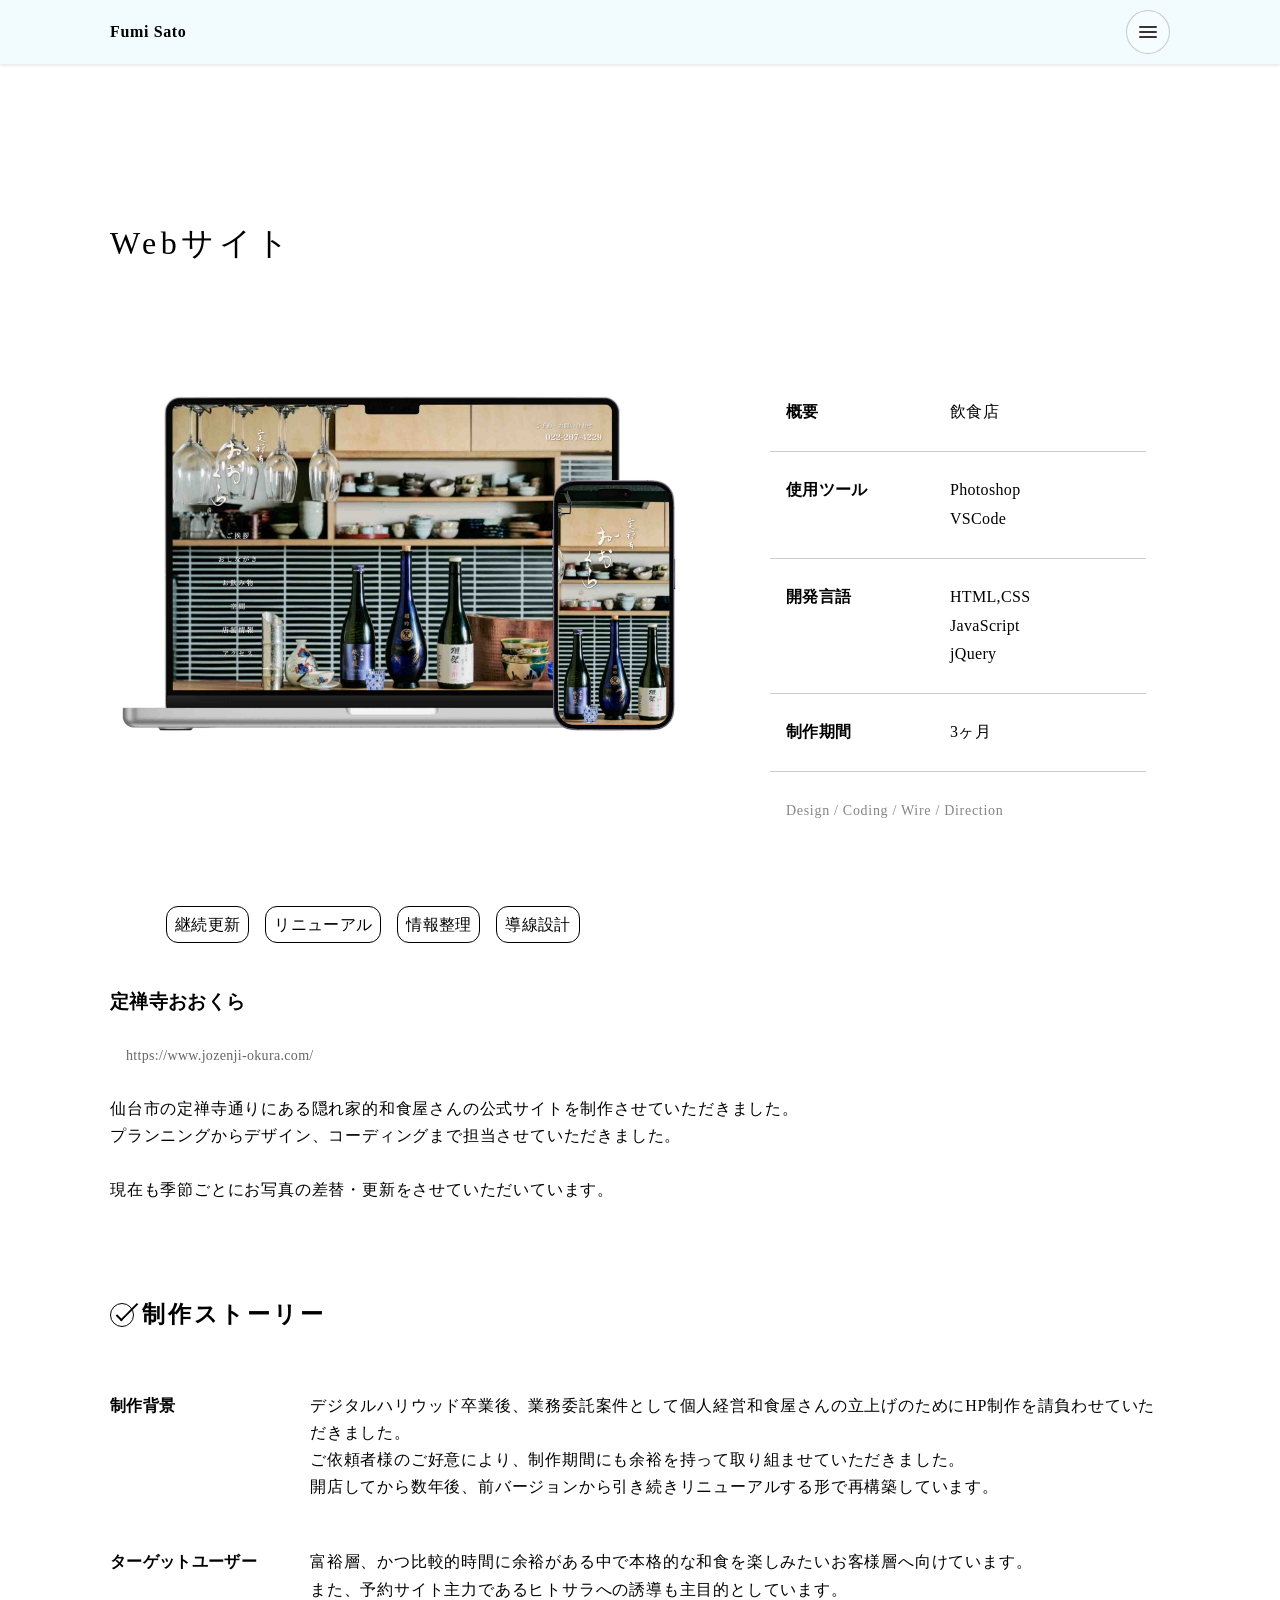
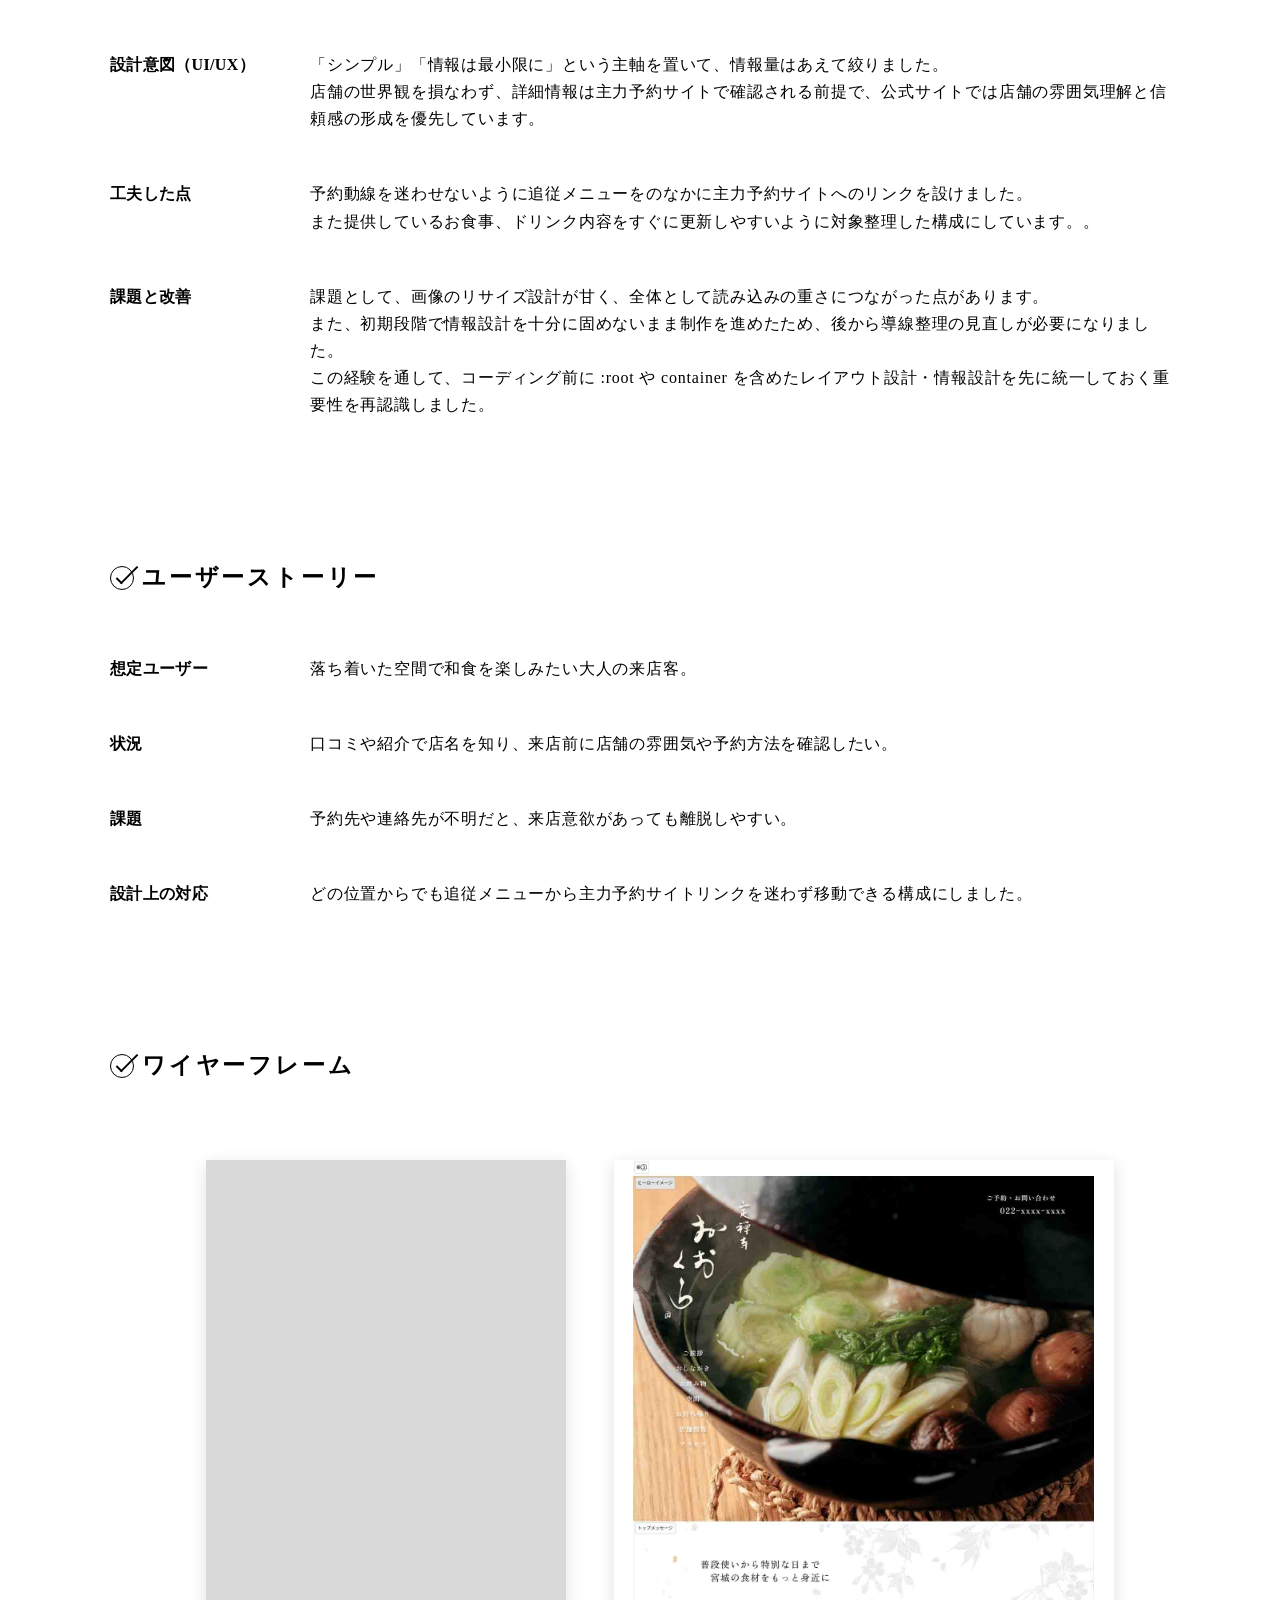
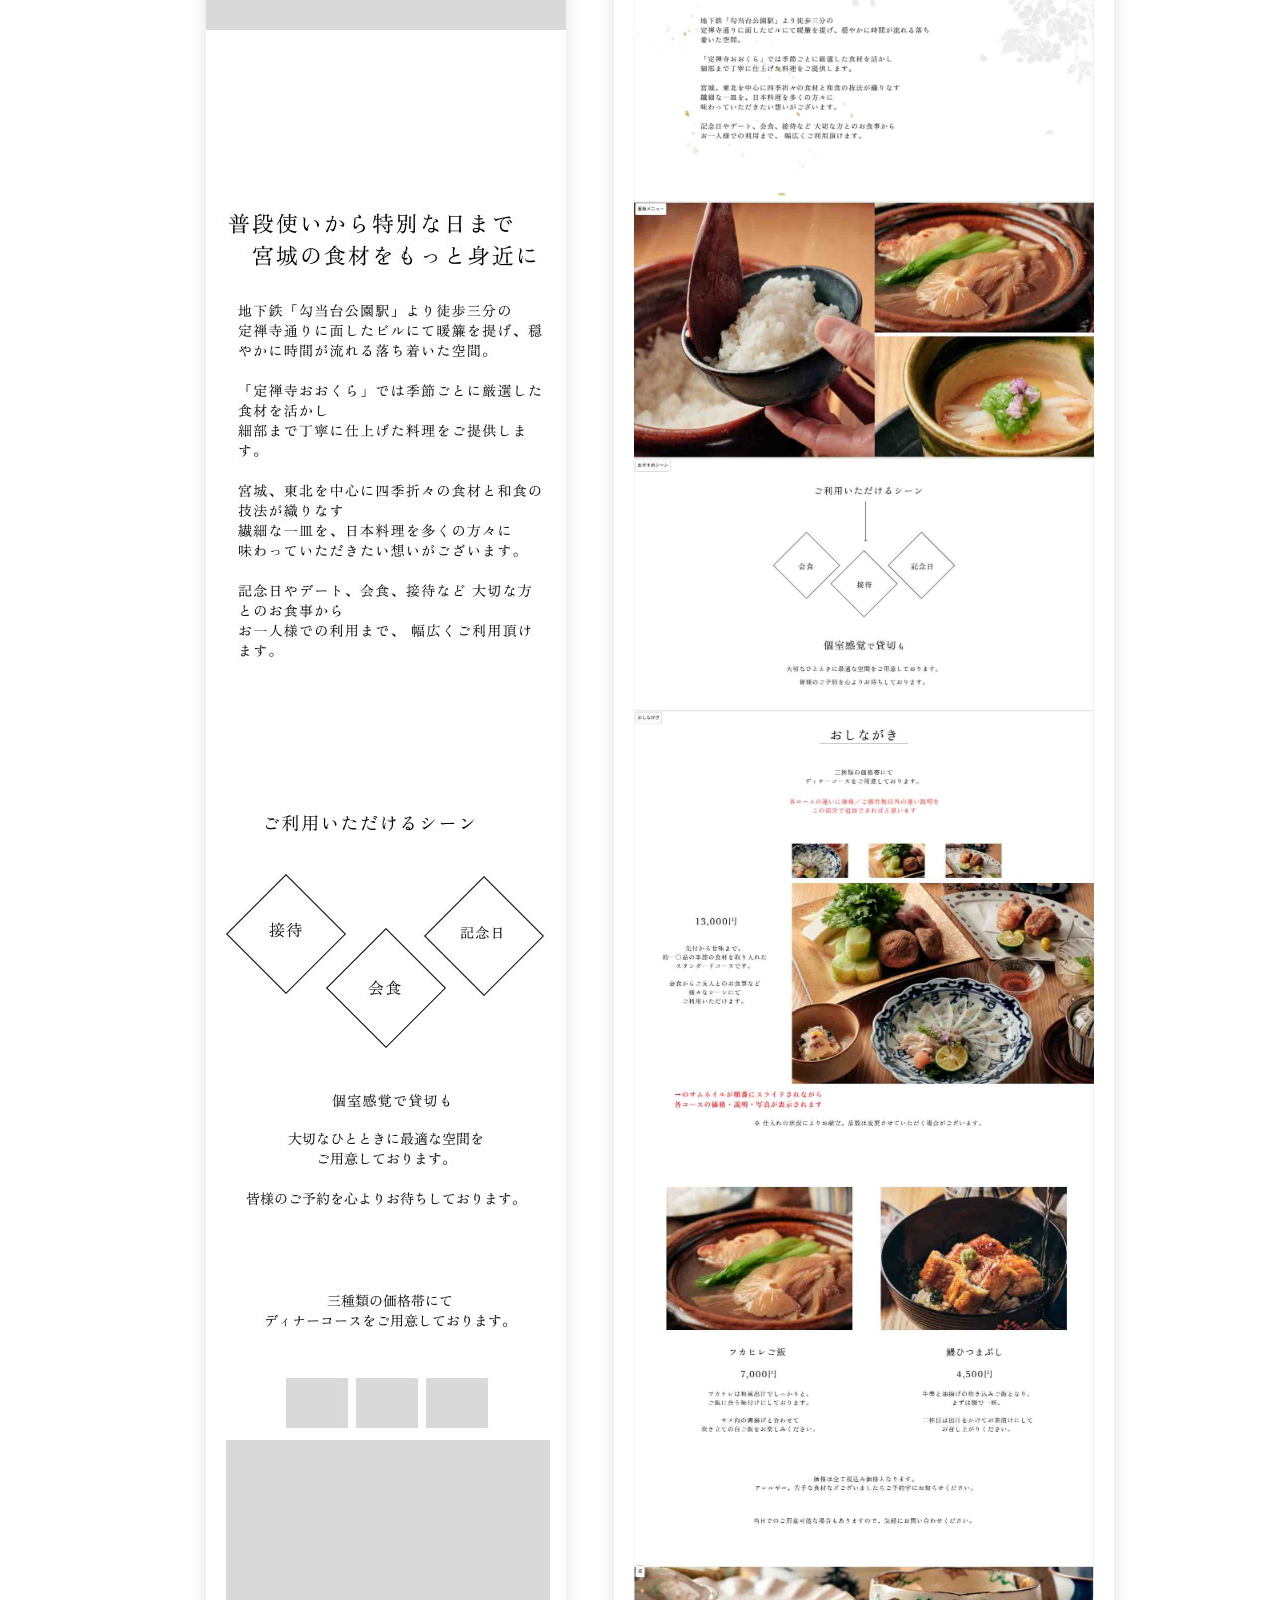
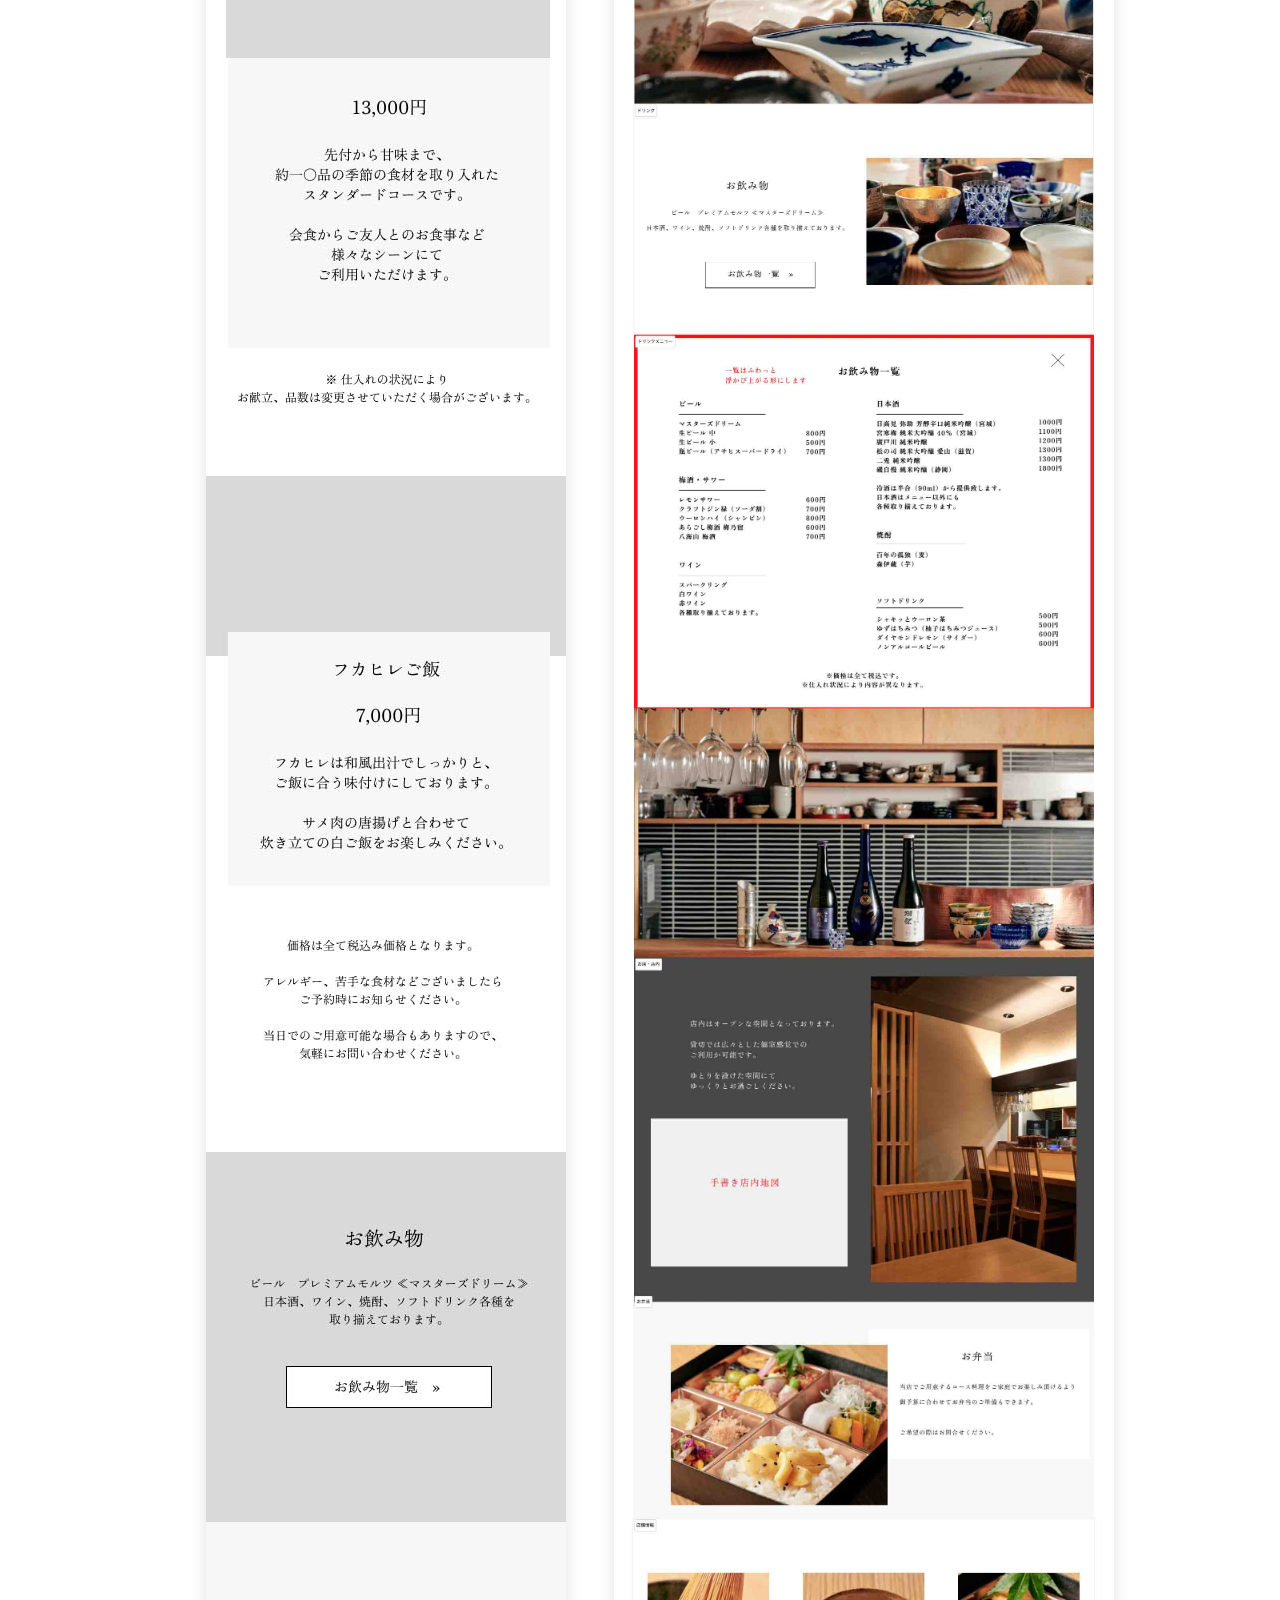
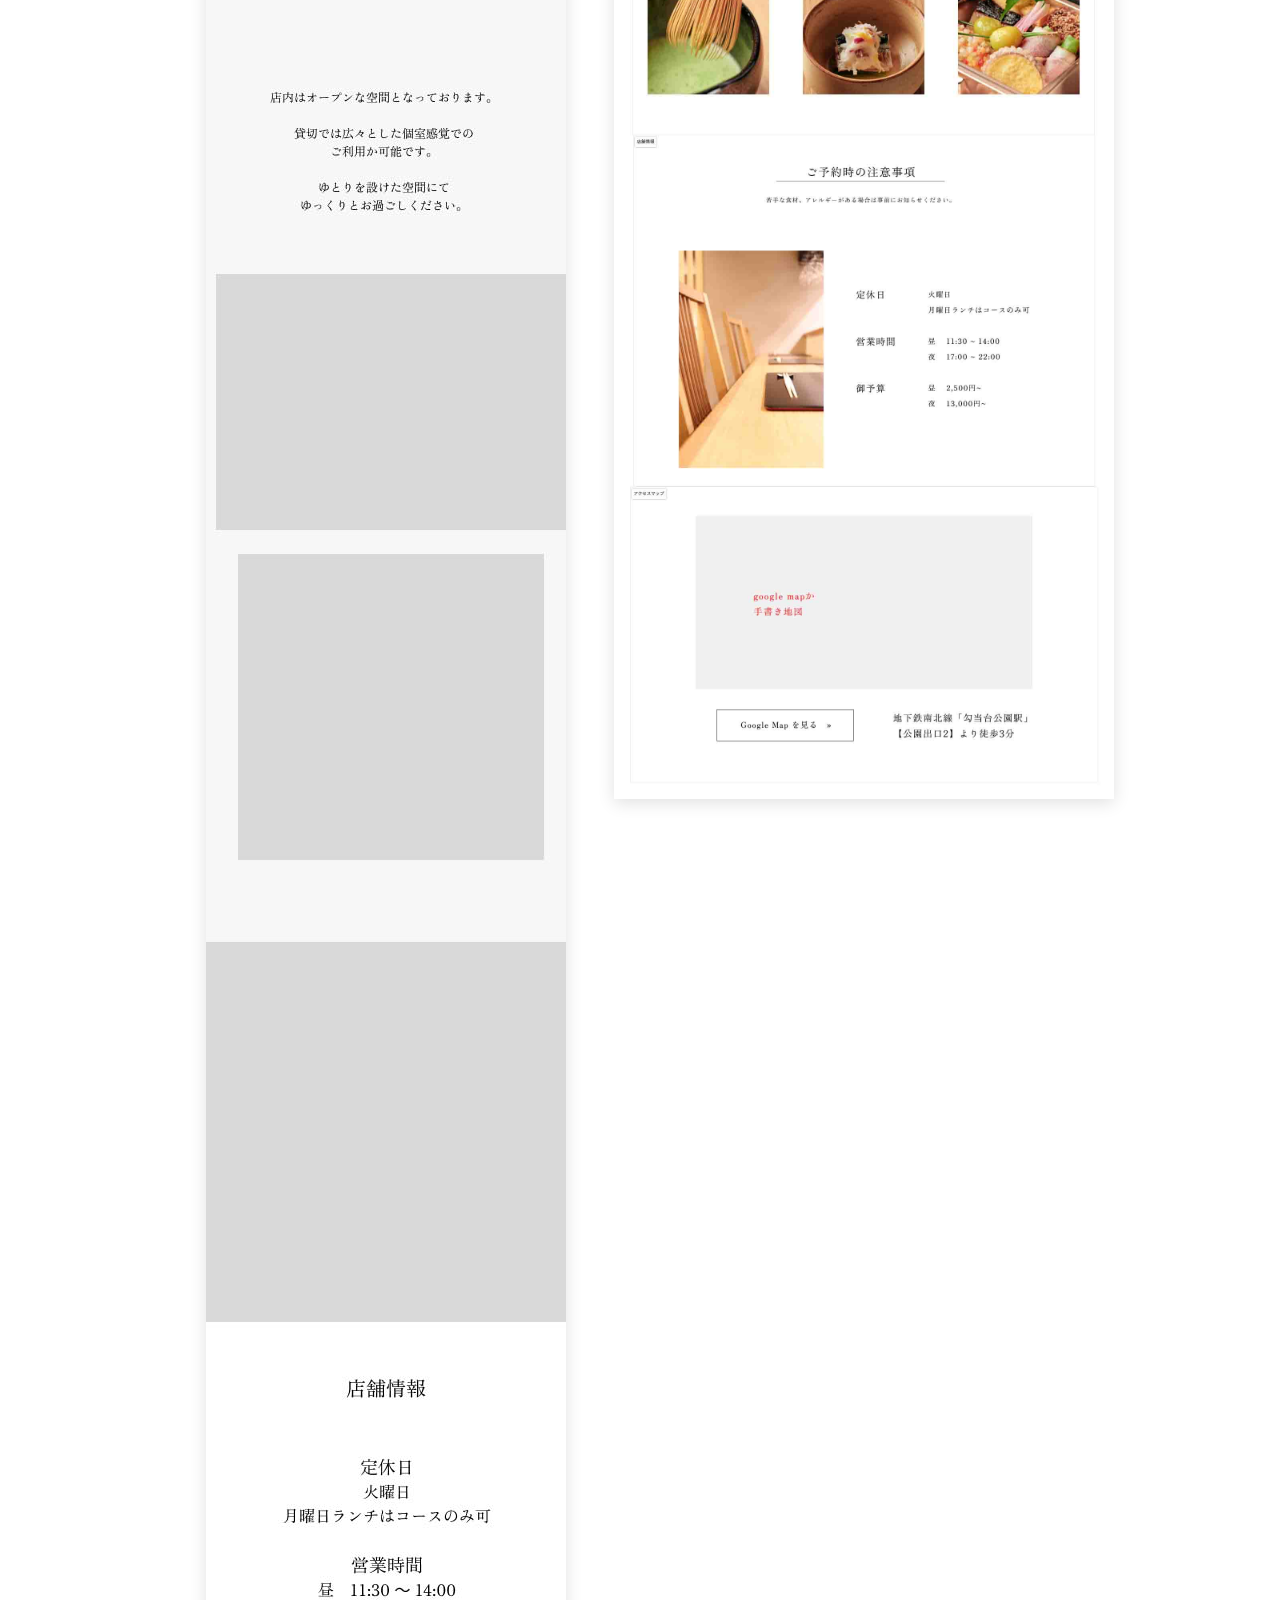
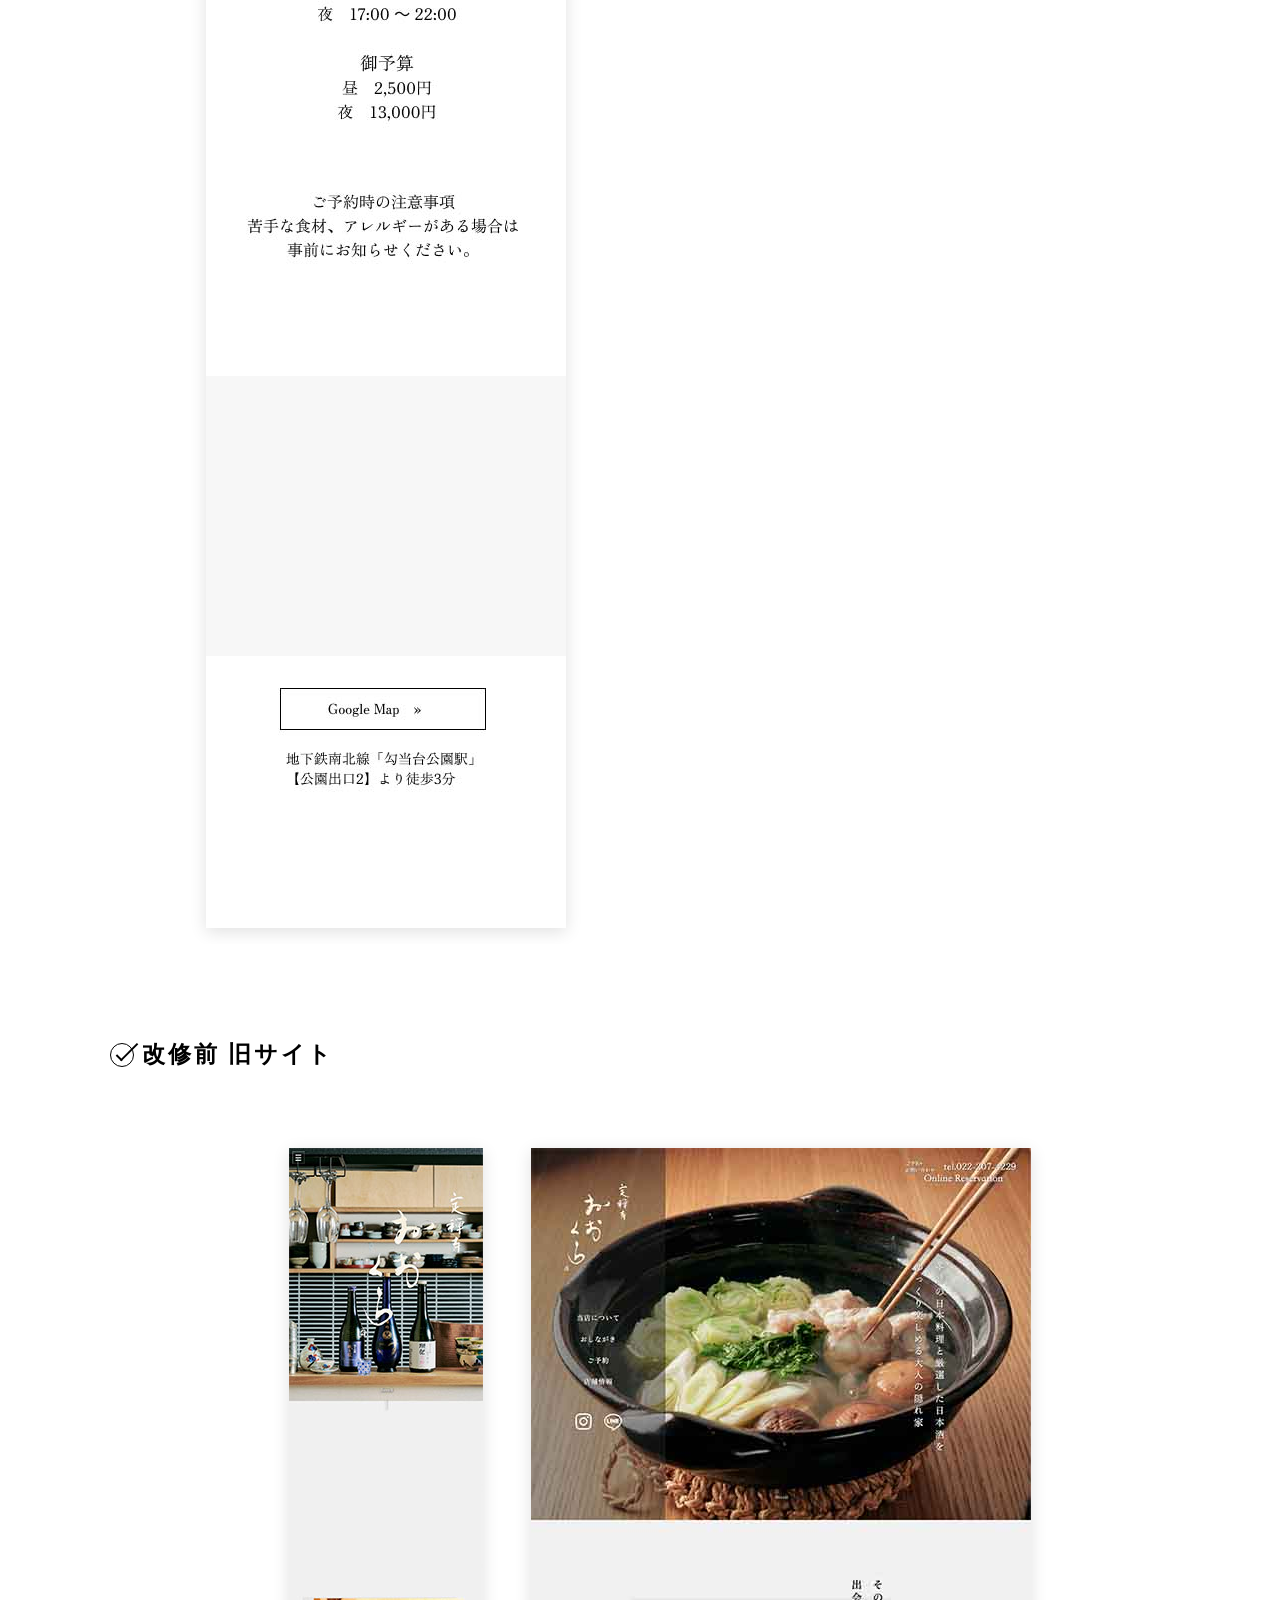
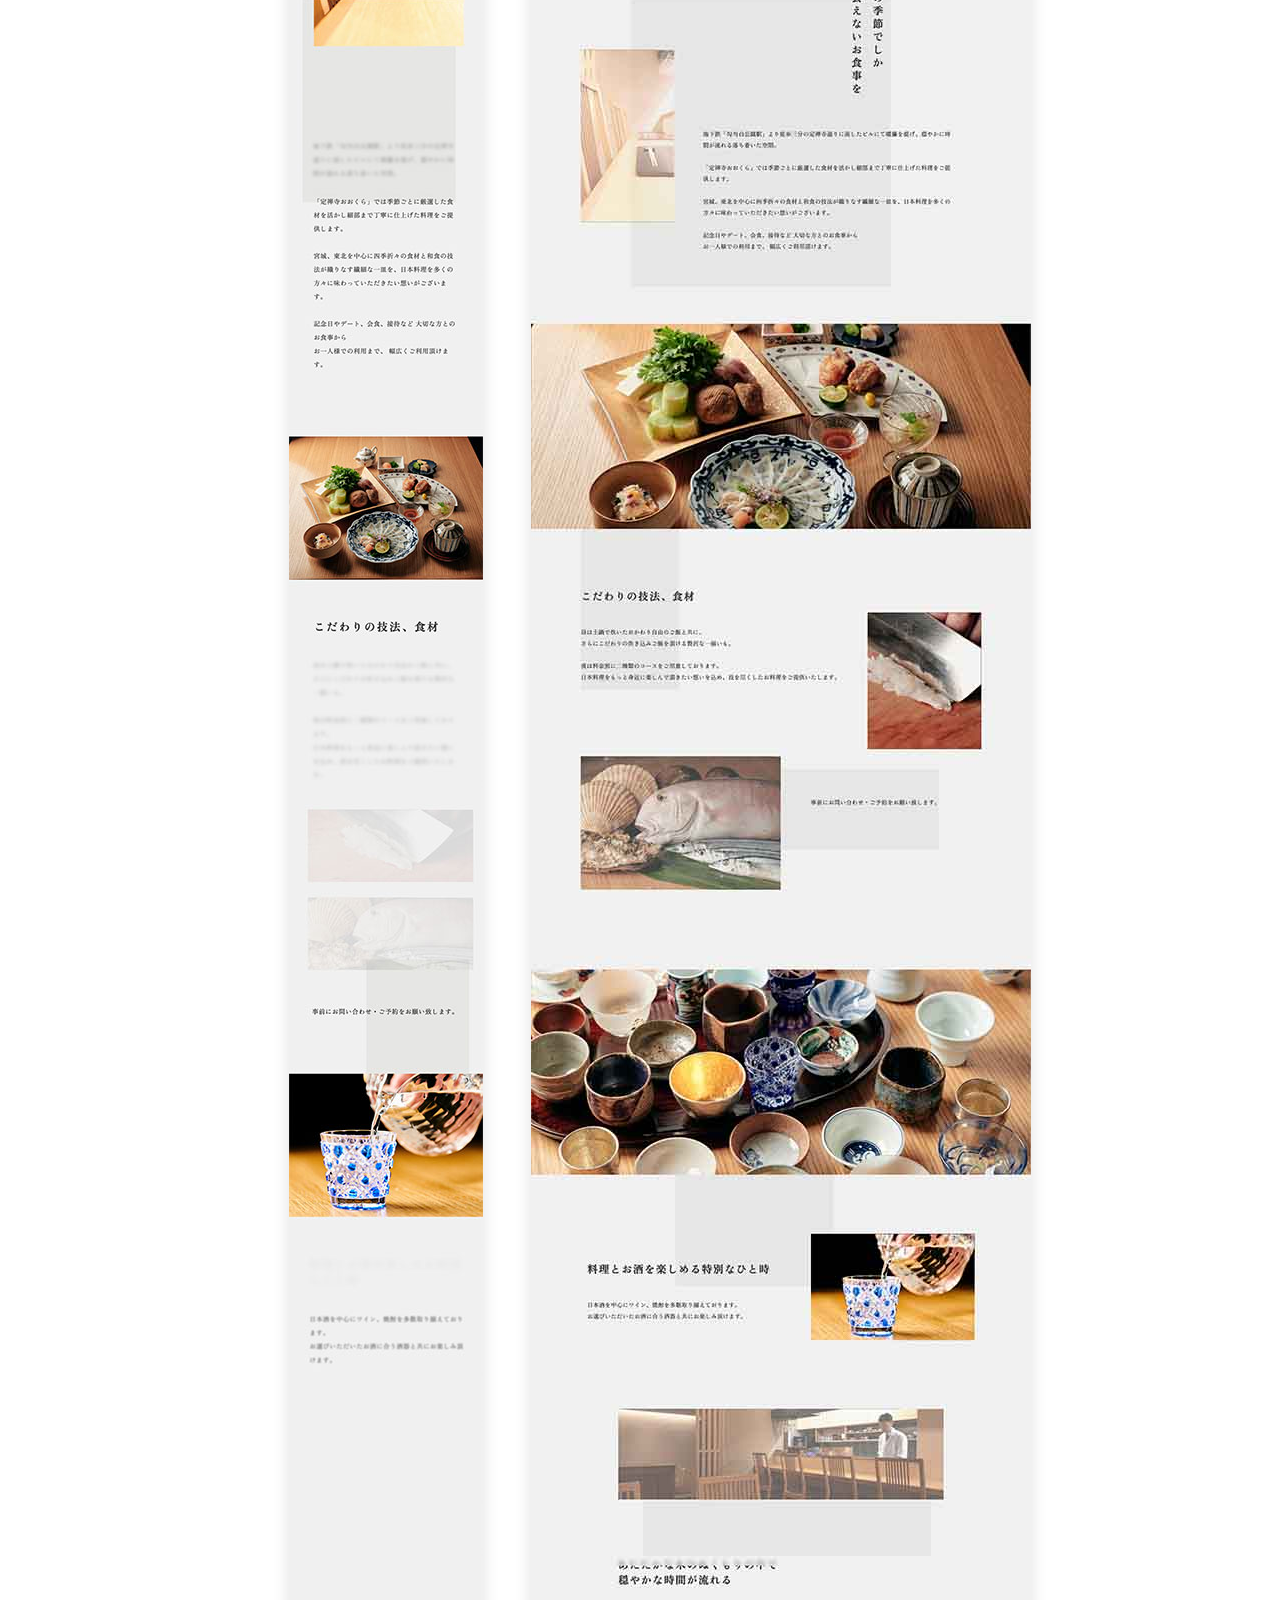
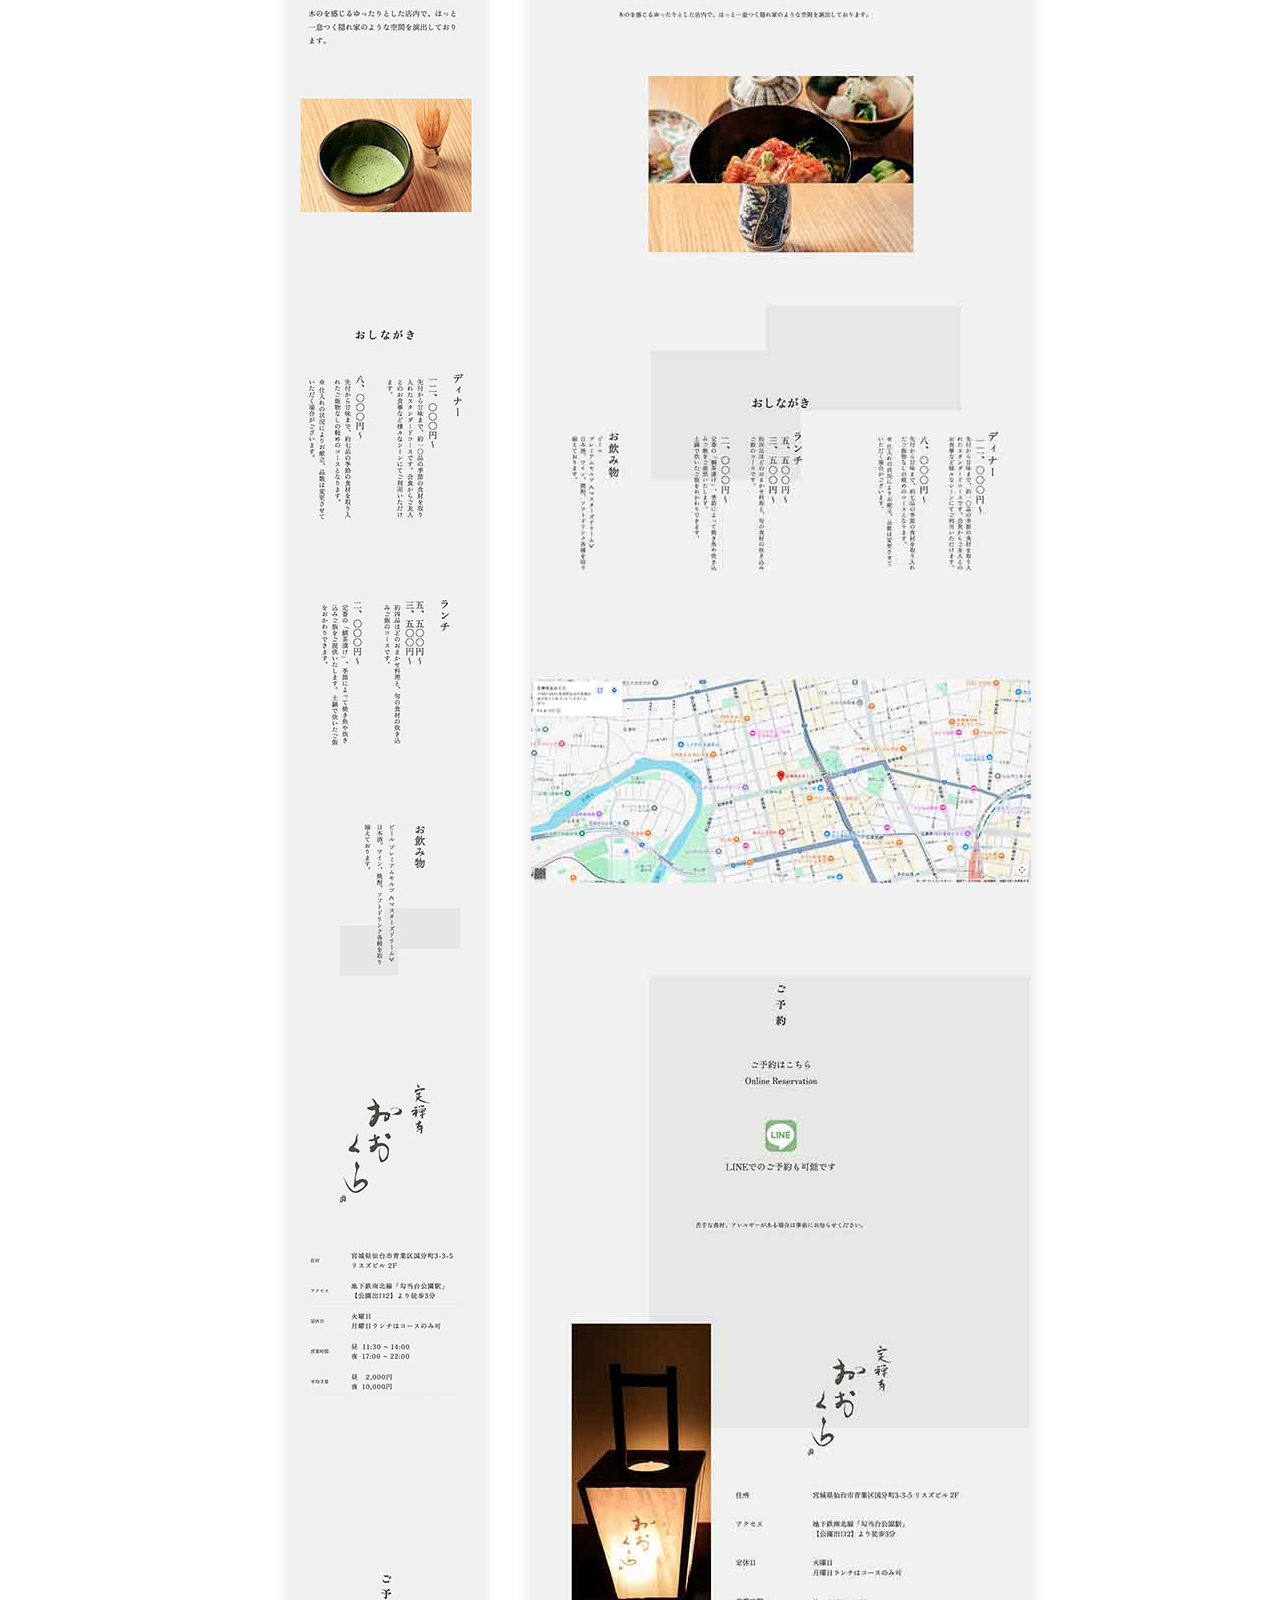
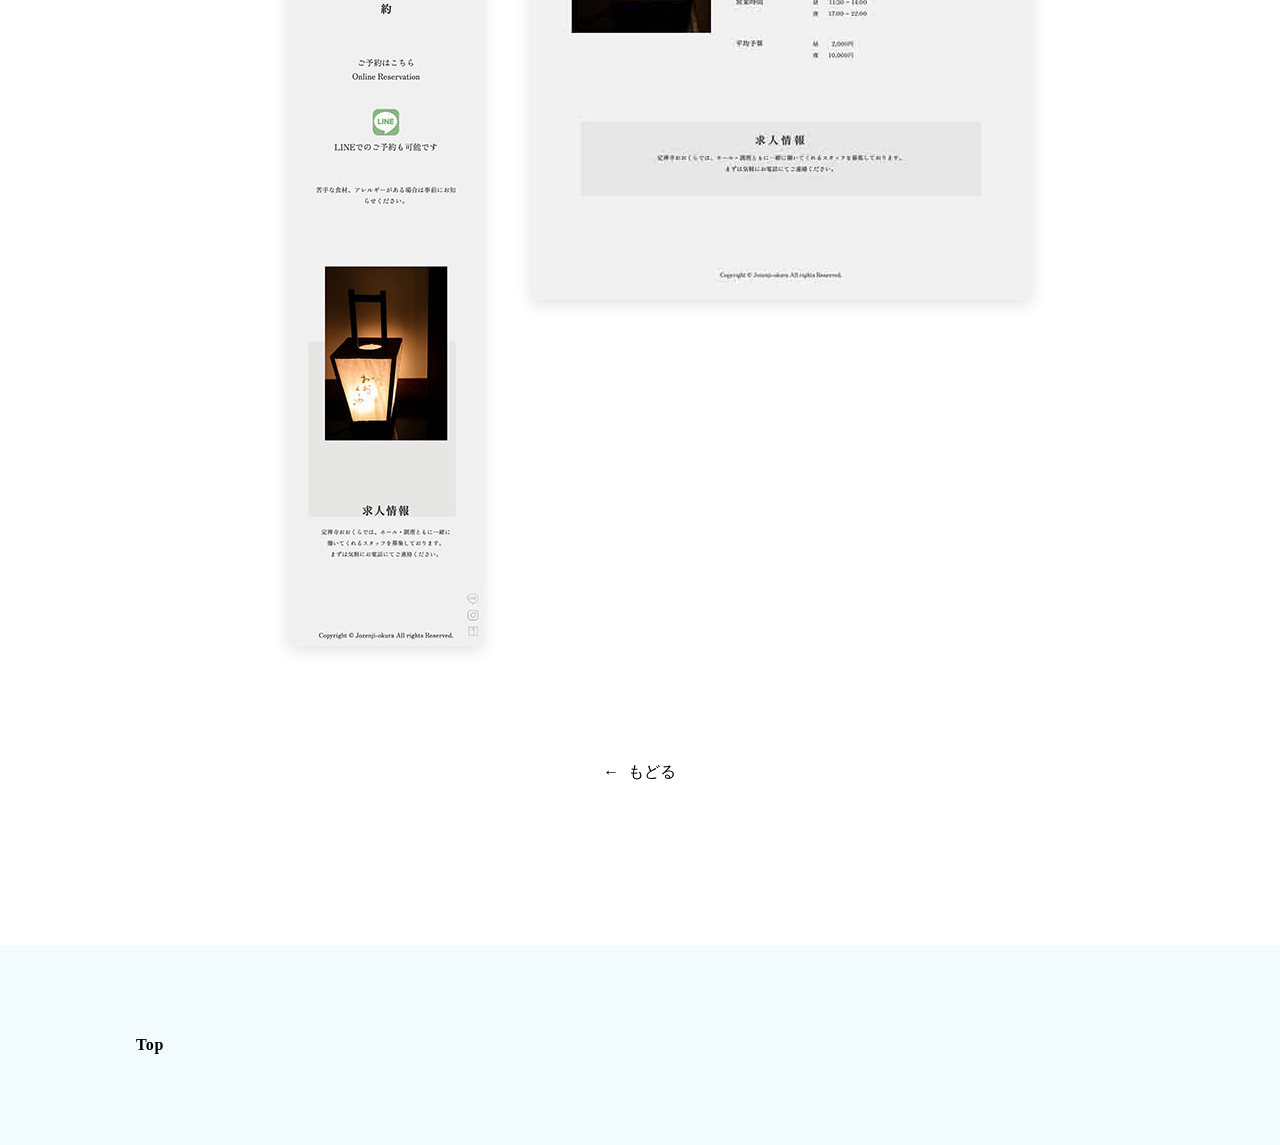
<file: works/hp-1.html>
<!DOCTYPE html>
<html>
  <head prefix="og: http://ogp.me">
    <!-- Google tag (gtag.js) -->
    <script
      async
      src="https://www.googletagmanager.com/gtag/js?id=G-WM855E2CB6"
    ></script>
    <script>
      window.dataLayer = window.dataLayer || [];
      function gtag() {
        dataLayer.push(arguments);
      }
      gtag("js", new Date());

      gtag("config", "G-WM855E2CB6");
    </script>
    <meta charset="UTF-8" />
    <meta name="viewport" content="width=device-width, initial-scale=1" />

    <!-- OG -->
    <meta property="og:title" content="Fumi Sato Portfolio | Web制作" />
    <meta
      property="og:description"
      content="宮城県仙台市でフロントエンドを中心にWeb制作を行っています。HTML・CSS・JavaScriptによるコーディング、レスポンシブ対応など承ります"
    />
    <meta property="og:type" content="website" />
    <meta property="og:image" content="https://fumi-sato.com/img/ogp.jpg" />
    <meta property="og:url" content="https://fumi-sato.com/works/hp-1.html" />
    <meta property="og:site_name" content="Fumi Sato Portfolio" />
    <meta property="og:locale" content="ja_JP" />
    <link rel="canonical" href="https://fumi-sato.com/works/hp-1.html" />
    <meta name="robots" content="index,follow" />
    <meta name="format-detection" content="telephone=no,address=no,email=no" />
    <meta http-equiv="X-UA-Compatible" content="IE=edge" />

    <!-- favicon -->
    <link
      rel="icon"
      type="image/png"
      sizes="32x32"
      href="./img/favicon-32.png"
    />
    <link
      rel="icon"
      type="image/png"
      sizes="48x48"
      href="./img/favicon-48.png"
    />
    <link
      rel="apple-touch-icon"
      sizes="180x180"
      href="./img/apple-touch-icon.png"
    />

    <!-- CSS -->
    <link rel="stylesheet" href="/shared/reset.css" />
    <link rel="stylesheet" href="/shared/common.css" />
    <link rel="stylesheet" href="/shared/style.css" />
    <link rel="stylesheet" href="/shared/about.css" />
    <link rel="stylesheet" href="/shared/work.css" />

    <title>Fumi Sato Portfolio | Web制作</title>
  </head>
  <body>
    <!-- header -->
    <header class="header">
      <div class="container header__inner">
        <a class="header__name" href="/index.html">Fumi Sato</a>
        <button class="menu-btn" id="menuButton" aria-expanded="false">
          <span class="menu-icon" aria-hidden="true">
            <span></span><span></span><span></span>
          </span>
        </button>
      </div>
    </header>

    <div id="overlay" class="overlay" hidden></div>
    <nav id="siteDrawer" class="drawer" aria-hidden="true" hidden>
      <div class="drawer__title">Menu</div>
      <ul class="drawer__nav">
        <li><a href="/index.html">Top</a></li>
        <li><a href="/about.html">About</a></li>
        <li><a href="/index.html#works">Works</a></li>
        <li><a href="/index.html#tools">Tools</a></li>
        <li><a href="/index.html#contact">Contact</a></li>
        <li>
          <a
            href="https://github.com/Saf-sato/portfolio-site"
            target="_blank"
            rel="noreferrer"
            >GitHub</a
          >
        </li>
      </ul>
      <div class="drawer__meta">
        <a href="mailto:fumisato.web@gmail.com">fumisato.web@gmail.com</a>
      </div>
    </nav>

    <div class="container">
      <main>
        <!-- work -->
        <section id="work" data-animate="fade">
          <h2 class="work__title">Webサイト</h2>
          <div class="work__wrapper">
            <div class="work__left">
              <span></span>
              <img src="/img/works/hp-1_1.jpg" alt="hp-1" />
            </div>
            <div class="work__right">
              <dl>
                <dt>概要</dt>
                <dd>飲食店</dd>
                <dt>使用ツール</dt>
                <dd>
                  Photoshop<br />
                  VSCode<br />
                </dd>
                <dt>開発言語</dt>
                <dd>
                  HTML,CSS<br />
                  JavaScript <br />
                  jQuery
                </dd>
                <dt>制作期間</dt>
                <dd>3ヶ月</dd>
              </dl>
              <p class="work__category">Design / Coding / Wire / Direction</p>
            </div>
          </div>
        </section>

        <section id="comment" data-animate="fade">
          <div class="comment__wrapper">
            <ul class="comment__list">
              <li>継続更新</li>
              <li>リニューアル</li>
              <li>情報整理</li>
              <li>導線設計</li>
            </ul>
            <h3>定禅寺おおくら</h3>
            <br />
            <div class="comment__url">
              <a href="https://www.jozenji-okura.com/"
                >https://www.jozenji-okura.com/</a
              >
            </div>
            <p class="comment__txt">
              仙台市の定禅寺通りにある隠れ家的和食屋さんの公式サイトを制作させていただきました。<br />
              プランニングからデザイン、コーディングまで担当させていただきました。<br />
              <br />
              現在も季節ごとにお写真の差替・更新をさせていただいています。
            </p>
          </div>
        </section>

        <section id="story" data-animate="fade">
          <div class="story__title">
            <span class="checkmark"> </span>
            <h3>制作ストーリー</h3>
          </div>
          <div class="story__list">
            <div class="story__item">
              <h4>制作背景</h4>
              <p>
                デジタルハリウッド卒業後、業務委託案件として個人経営和食屋さんの立上げのためにHP制作を請負わせていただきました。<br />
                ご依頼者様のご好意により、制作期間にも余裕を持って取り組ませていただきました。<br />
                開店してから数年後、前バージョンから引き続きリニューアルする形で再構築しています。
              </p>
            </div>
            <div class="story__item">
              <h4>ターゲットユーザー</h4>
              <p>
                富裕層、かつ比較的時間に余裕がある中で本格的な和食を楽しみたいお客様層へ向けています。<br />
                また、予約サイト主力であるヒトサラへの誘導も主目的としています。
              </p>
            </div>

            <div class="story__item">
              <h4>設計意図（UI/UX）</h4>
              <p>
                「シンプル」「情報は最小限に」という主軸を置いて、情報量はあえて絞りました。<br />
                店舗の世界観を損なわず、詳細情報は主力予約サイトで確認される前提で、公式サイトでは店舗の雰囲気理解と信頼感の形成を優先しています。
              </p>
            </div>

            <div class="story__item">
              <h4>工夫した点</h4>
              <p>
                予約動線を迷わせないように追従メニューをのなかに主力予約サイトへのリンクを設けました。<br />
                また提供しているお食事、ドリンク内容をすぐに更新しやすいように対象整理した構成にしています。。
              </p>
            </div>

            <div class="story__item">
              <h4>課題と改善</h4>
              <p>
                課題として、画像のリサイズ設計が甘く、全体として読み込みの重さにつながった点があります。<br />
                また、初期段階で情報設計を十分に固めないまま制作を進めたため、後から導線整理の見直しが必要になりました。<br />
                この経験を通して、コーディング前に :root や container
                を含めたレイアウト設計・情報設計を先に統一しておく重要性を再認識しました。
              </p>
            </div>
          </div>
        </section>
        <section id="user" data-animate="fade">
          <div class="user__title">
            <span class="checkmark"> </span>
            <h3>ユーザーストーリー</h3>
          </div>
          <div class="user__list">
            <div class="user__item">
              <h4>想定ユーザー</h4>
              <p>落ち着いた空間で和食を楽しみたい大人の来店客。</p>
            </div>
            <div class="user__item">
              <h4>状況</h4>
              <p>
                口コミや紹介で店名を知り、来店前に店舗の雰囲気や予約方法を確認したい。
              </p>
            </div>
            <div class="user__item">
              <h4>課題</h4>
              <p>予約先や連絡先が不明だと、来店意欲があっても離脱しやすい。</p>
            </div>
            <div class="user__item">
              <h4>設計上の対応</h4>
              <p>
                どの位置からでも追従メニューから主力予約サイトリンクを迷わず移動できる構成にしました。
              </p>
            </div>
          </div>
        </section>

        <section
          id="wire"
          data-animate="fade"
          style="animation-range: entry 0% cover 15%"
        >
          <div class="wire__title">
            <span class="checkmark"> </span>
            <h3>ワイヤーフレーム</h3>
          </div>
          <ul class="wire__list">
            <li>
              <img src="/img/works/hp-1_3.jpg" alt="hp-2" />
            </li>
            <li>
              <img src="/img/works/hp-1_4.jpg" alt="hp-3" />
            </li>
          </ul>
        </section>

        <section
          id="wire"
          data-animate="fade"
          style="animation-range: entry 0% cover 15%"
        >
          <div class="wire__title">
            <span class="checkmark"> </span>
            <h3>改修前 旧サイト</h3>
          </div>
          <ul class="wire__list">
            <li>
              <img src="/img/works/hp-1_6.jpg" alt="hp-4" />
            </li>
            <li>
              <img src="/img/works/hp-1_5.jpg" alt="hp-5" />
            </li>
          </ul>
        </section>

        <a href="/index.html#works" class="back__button">
          <span class="back__button__arrow" aria-hidden="true">←</span>
          <span>もどる</span>
        </a>
      </main>
    </div>
    <!-- footer -->
    <footer id="footer">
      <div class="container footer__inner">
        <a class="header__name" href="#">Top</a>
      </div>
    </footer>
    <!-- JS -->
    <script src="https://ajax.googleapis.com/ajax/libs/jquery/3.7.1/jquery.min.js"></script>
    <script src="/shared/main.js"></script>
  </body>
</html>
</file>
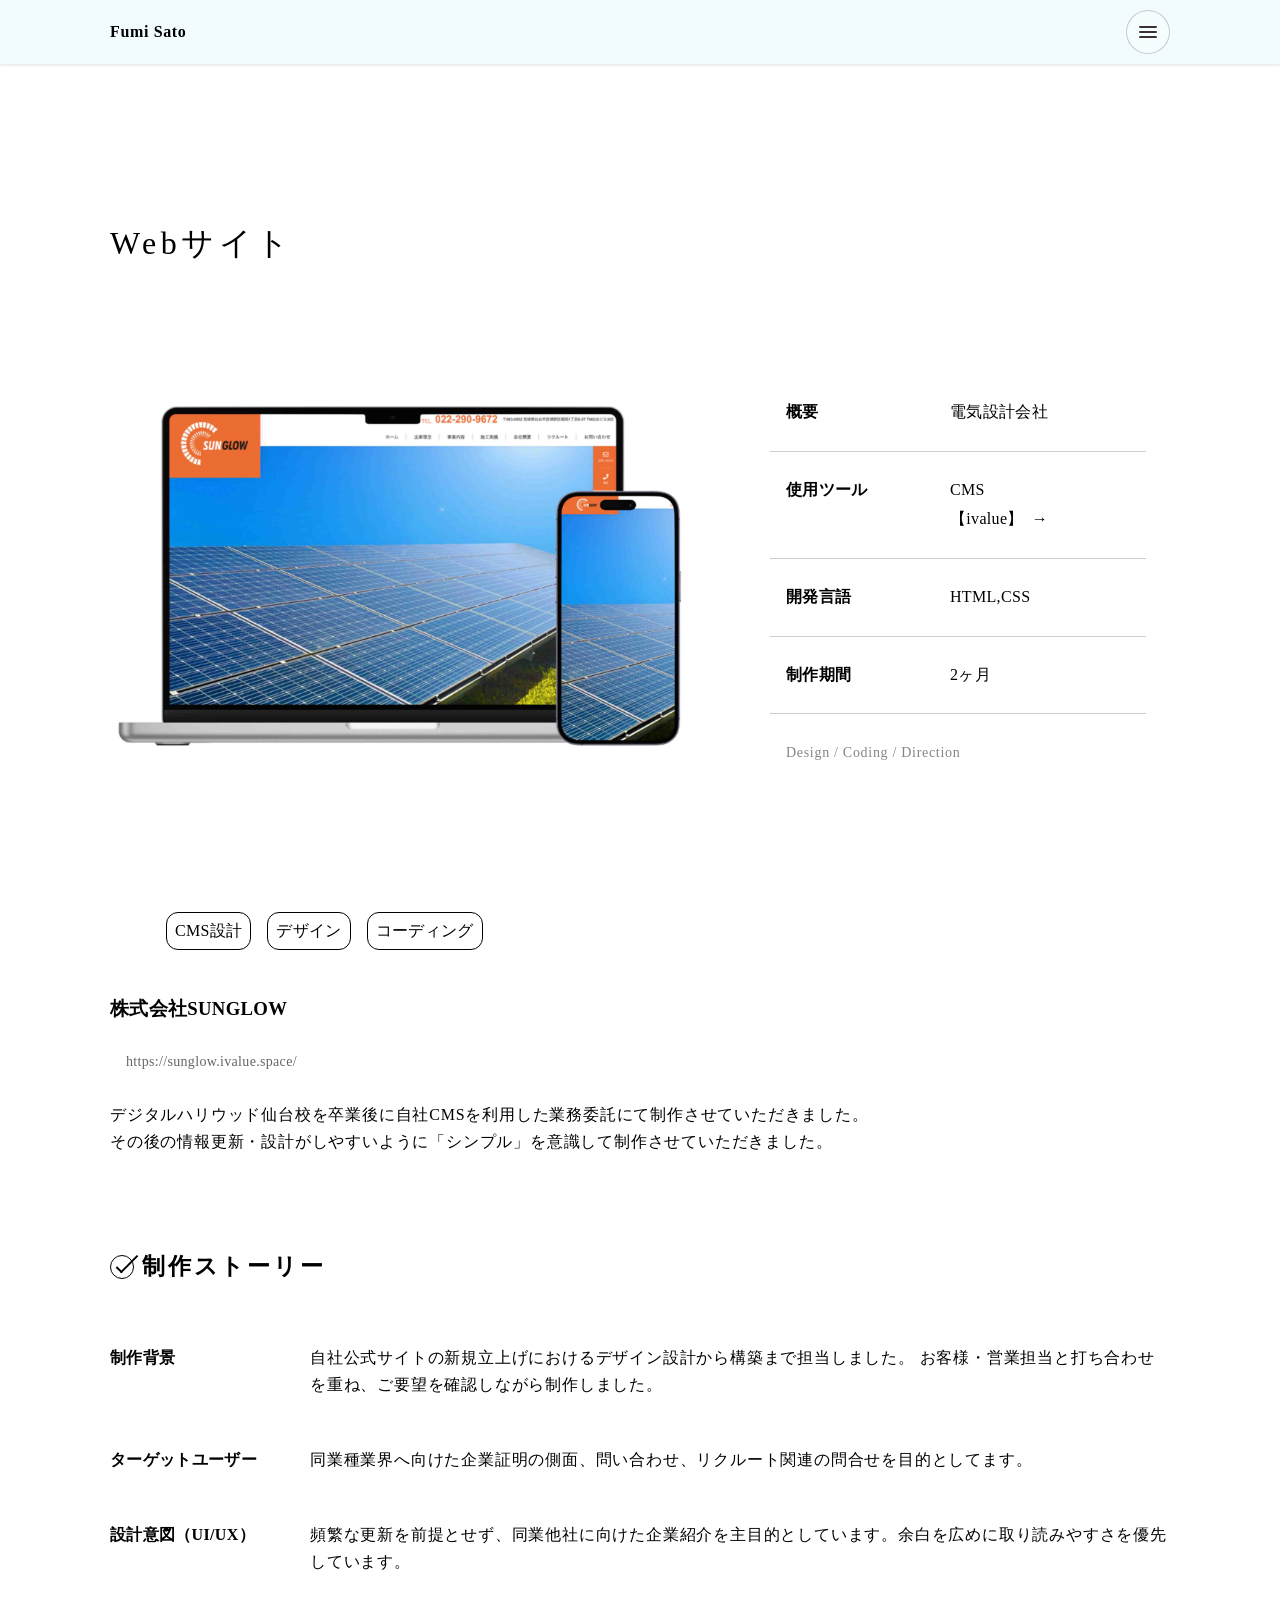
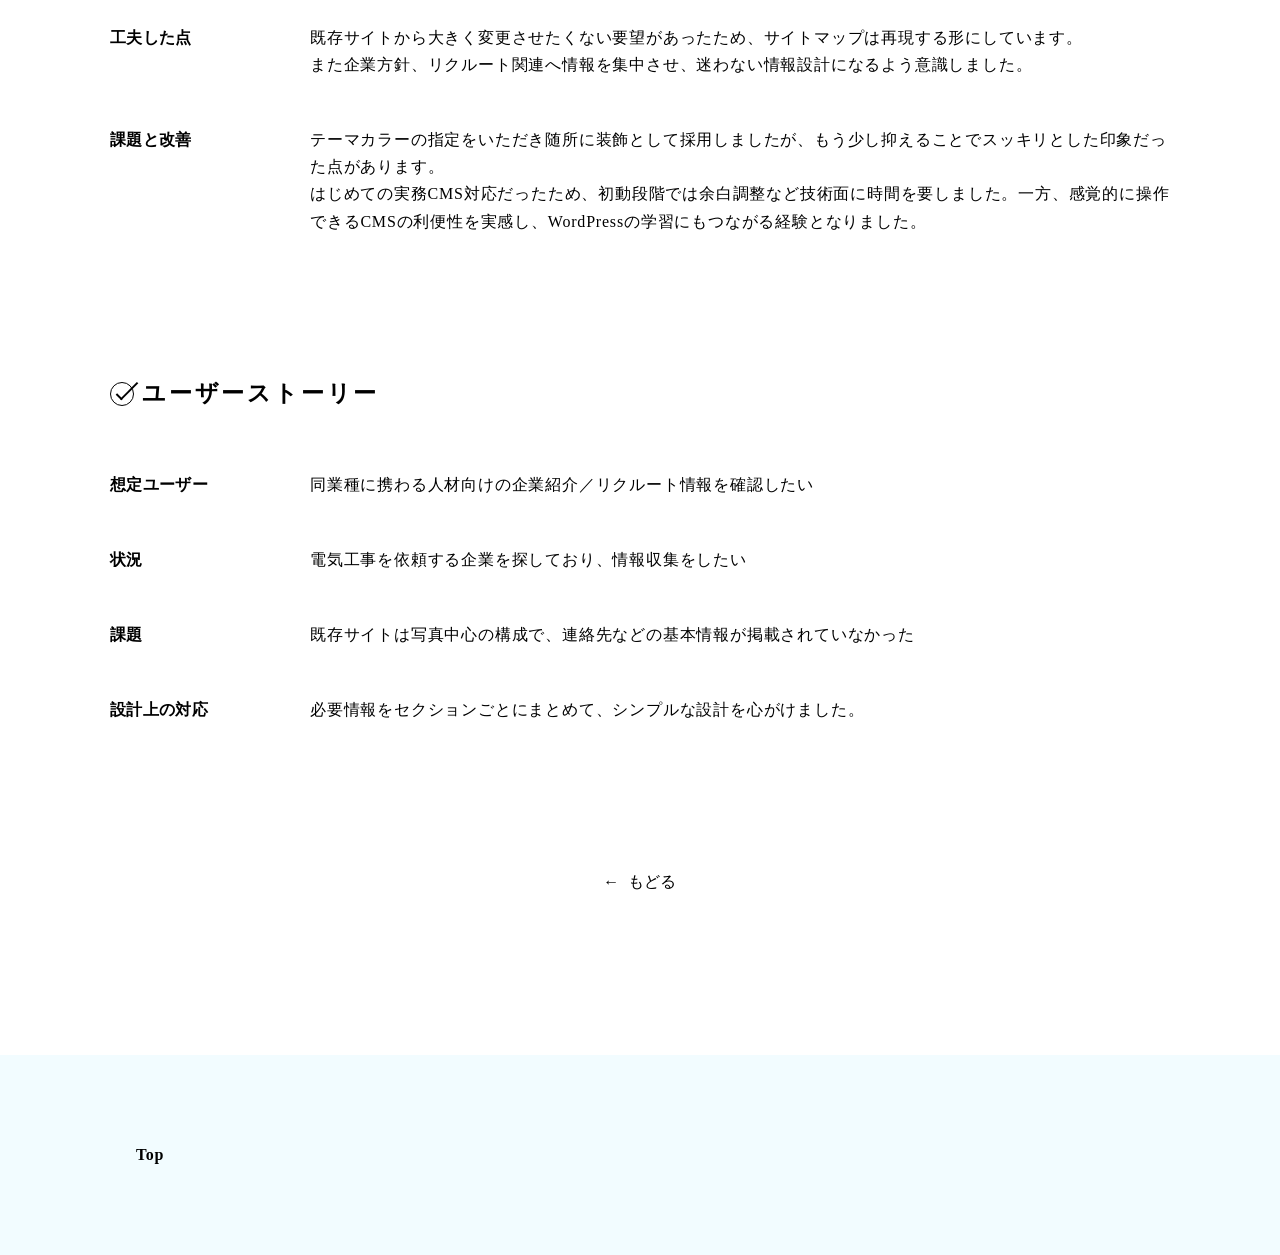
<file: works/hp-2.html>
<!DOCTYPE html>
<html>
  <head prefix="og: http://ogp.me">
    <!-- Google tag (gtag.js) -->
    <script
      async
      src="https://www.googletagmanager.com/gtag/js?id=G-WM855E2CB6"
    ></script>
    <script>
      window.dataLayer = window.dataLayer || [];
      function gtag() {
        dataLayer.push(arguments);
      }
      gtag("js", new Date());

      gtag("config", "G-WM855E2CB6");
    </script>
    <meta charset="UTF-8" />
    <meta name="viewport" content="width=device-width, initial-scale=1" />
    <!-- OG -->
    <meta property="og:title" content="Fumi Sato Portfolio | Web制作" />
    <meta
      property="og:description"
      content="宮城県仙台市でフロントエンドを中心にWeb制作を行っています。HTML・CSS・JavaScriptによるサイト制作を承ります"
    />
    <meta property="og:type" content="website" />
    <meta property="og:image" content="https://fumi-sato.com/img/ogp.jpg" />
    <meta property="og:url" content="https://fumi-sato.com/" />
    <meta property="og:site_name" content="Fumi Sato Portfolio" />
    <meta property="og:locale" content="ja_JP" />
    <link rel="canonical" href="https://fumi-sato.com/" />
    <meta name="robots" content="index,follow" />
    <meta name="format-detection" content="telephone=no,address=no,email=no" />
    <meta http-equiv="X-UA-Compatible" content="IE=edge" />

    <!-- favicon -->
    <link
      rel="icon"
      type="image/png"
      sizes="32x32"
      href="/img/favicon-32.png"
    />
    <link
      rel="icon"
      type="image/png"
      sizes="48x48"
      href="/img/favicon-48.png"
    />
    <link
      rel="apple-touch-icon"
      sizes="180x180"
      href="/img/apple-touch-icon.png"
    />

    <!-- CSS -->
    <link rel="stylesheet" href="/shared/reset.css" />
    <link rel="stylesheet" href="/shared/common.css" />
    <link rel="stylesheet" href="/shared/style.css" />
    <link rel="stylesheet" href="/shared/about.css" />
    <link rel="stylesheet" href="/shared/work.css" />

    <title>Fumi Sato Portfolio | Web制作</title>
  </head>
  <body>
    <!-- header -->
    <header class="header">
      <div class="container header__inner">
        <a class="header__name" href="/index.html">Fumi Sato</a>
        <button class="menu-btn" id="menuButton" aria-expanded="false">
          <span class="menu-icon" aria-hidden="true">
            <span></span><span></span><span></span>
          </span>
        </button>
      </div>
    </header>

    <div id="overlay" class="overlay" hidden></div>
    <nav id="siteDrawer" class="drawer" aria-hidden="true" hidden>
      <div class="drawer__title">Menu</div>
      <ul class="drawer__nav">
        <li><a href="/index.html">Top</a></li>
        <li><a href="/about.html">About</a></li>
        <li><a href="/index.html#works">Works</a></li>
        <li><a href="/index.html#tools">Tools</a></li>
        <li><a href="/index.html#contact">Contact</a></li>
        <li>
          <a
            href="https://github.com/Saf-sato/portfolio-site"
            target="_blank"
            rel="noreferrer"
            >GitHub</a
          >
        </li>
      </ul>
      <div class="drawer__meta">
        <a href="mailto:fumisato.web@gmail.com">fumisato.web@gmail.com</a>
      </div>
    </nav>
    <div class="container">
      <main>
        <!-- work -->
        <section id="work" data-animate="fade">
          <h2 class="work__title">Webサイト</h2>
          <div class="work__wrapper">
            <div class="work__left">
              <span></span>
              <img src="/img/works/hp-2_1.jpg" alt="hp-1" />
            </div>
            <div class="work__right">
              <dl>
                <dt>概要</dt>
                <dd>電気設計会社</dd>
                <dt>使用ツール</dt>
                <dd>
                  CMS<br />
                  <a href="https://ivalue.jp/" class="next__button"
                    ><span style="height: fit-content">【ivalue】</span>
                    <span
                      class="next__button__arrow"
                      aria-hidden="true"
                      style="height: fit-content"
                    >
                      →</span
                    >
                  </a>
                </dd>
                <dt>開発言語</dt>
                <dd>HTML,CSS<br /></dd>
                <dt>制作期間</dt>
                <dd>2ヶ月</dd>
              </dl>
              <p class="work__category">Design / Coding / Direction</p>
              <span></span>
            </div>
          </div>
        </section>

        <section id="comment" data-animate="fade">
          <div class="comment__wrapper">
            <ul class="comment__list">
              <li>CMS設計</li>
              <li>デザイン</li>
              <li>コーディング</li>
            </ul>
            <h3>株式会社SUNGLOW</h3>
            <br />
            <div class="comment__url">
              <a href="https://sunglow.ivalue.space/"
                >https://sunglow.ivalue.space/</a
              >
            </div>
            <p class="comment__txt">
              デジタルハリウッド仙台校を卒業後に自社CMSを利用した業務委託にて制作させていただきました。
              <br />
              その後の情報更新・設計がしやすいように「シンプル」を意識して制作させていただきました。
            </p>
          </div>
        </section>

        <section id="story" data-animate="fade">
          <div class="story__title">
            <span class="checkmark"> </span>
            <h3>制作ストーリー</h3>
          </div>
          <div class="story__list">
            <div class="story__item">
              <h4>制作背景</h4>
              <p>
                自社公式サイトの新規立上げにおけるデザイン設計から構築まで担当しました。
                お客様・営業担当と打ち合わせを重ね、ご要望を確認しながら制作しました。
              </p>
            </div>

            <div class="story__item">
              <h4>ターゲットユーザー</h4>
              <p>
                同業種業界へ向けた企業証明の側面、問い合わせ、リクルート関連の問合せを目的としてます。
              </p>
            </div>

            <div class="story__item">
              <h4>設計意図（UI/UX）</h4>
              <p>
                頻繁な更新を前提とせず、同業他社に向けた企業紹介を主目的としています。余白を広めに取り読みやすさを優先しています。
              </p>
            </div>

            <div class="story__item">
              <h4>工夫した点</h4>
              <p>
                既存サイトから大きく変更させたくない要望があったため、サイトマップは再現する形にしています。<br />
                また企業方針、リクルート関連へ情報を集中させ、迷わない情報設計になるよう意識しました。
              </p>
            </div>

            <div class="story__item">
              <h4>課題と改善</h4>
              <p>
                テーマカラーの指定をいただき随所に装飾として採用しましたが、もう少し抑えることでスッキリとした印象だった点があります。<br />
                はじめての実務CMS対応だったため、初動段階では余白調整など技術面に時間を要しました。一方、感覚的に操作できるCMSの利便性を実感し、WordPressの学習にもつながる経験となりました。

                <br />
              </p>
            </div>
          </div>
        </section>
        <section id="user" data-animate="fade">
          <div class="user__title">
            <span class="checkmark"> </span>
            <h3>ユーザーストーリー</h3>
          </div>
          <div class="user__list">
            <div class="user__item">
              <h4>想定ユーザー</h4>
              <p>
                同業種に携わる人材向けの企業紹介／リクルート情報を確認したい
              </p>
            </div>
            <div class="user__item">
              <h4>状況</h4>
              <p>電気工事を依頼する企業を探しており、情報収集をしたい</p>
            </div>
            <div class="user__item">
              <h4>課題</h4>
              <p>
                既存サイトは写真中心の構成で、連絡先などの基本情報が掲載されていなかった
              </p>
            </div>
            <div class="user__item">
              <h4>設計上の対応</h4>
              <p>
                必要情報をセクションごとにまとめて、シンプルな設計を心がけました。
              </p>
            </div>
          </div>
        </section>
        <a href="/index.html#works" class="back__button" data-animate="fade">
          <span class="back__button__arrow" aria-hidden="true">←</span>
          <span>もどる</span>
        </a>
      </main>
    </div>
    <!-- footer -->
    <footer id="footer">
      <div class="container footer__inner">
        <a class="header__name" href="#">Top</a>
      </div>
    </footer>
    <!-- JS -->
    <script src="https://ajax.googleapis.com/ajax/libs/jquery/3.7.1/jquery.min.js"></script>
    <script src="/shared/main.js"></script>
  </body>
</html>
</file>
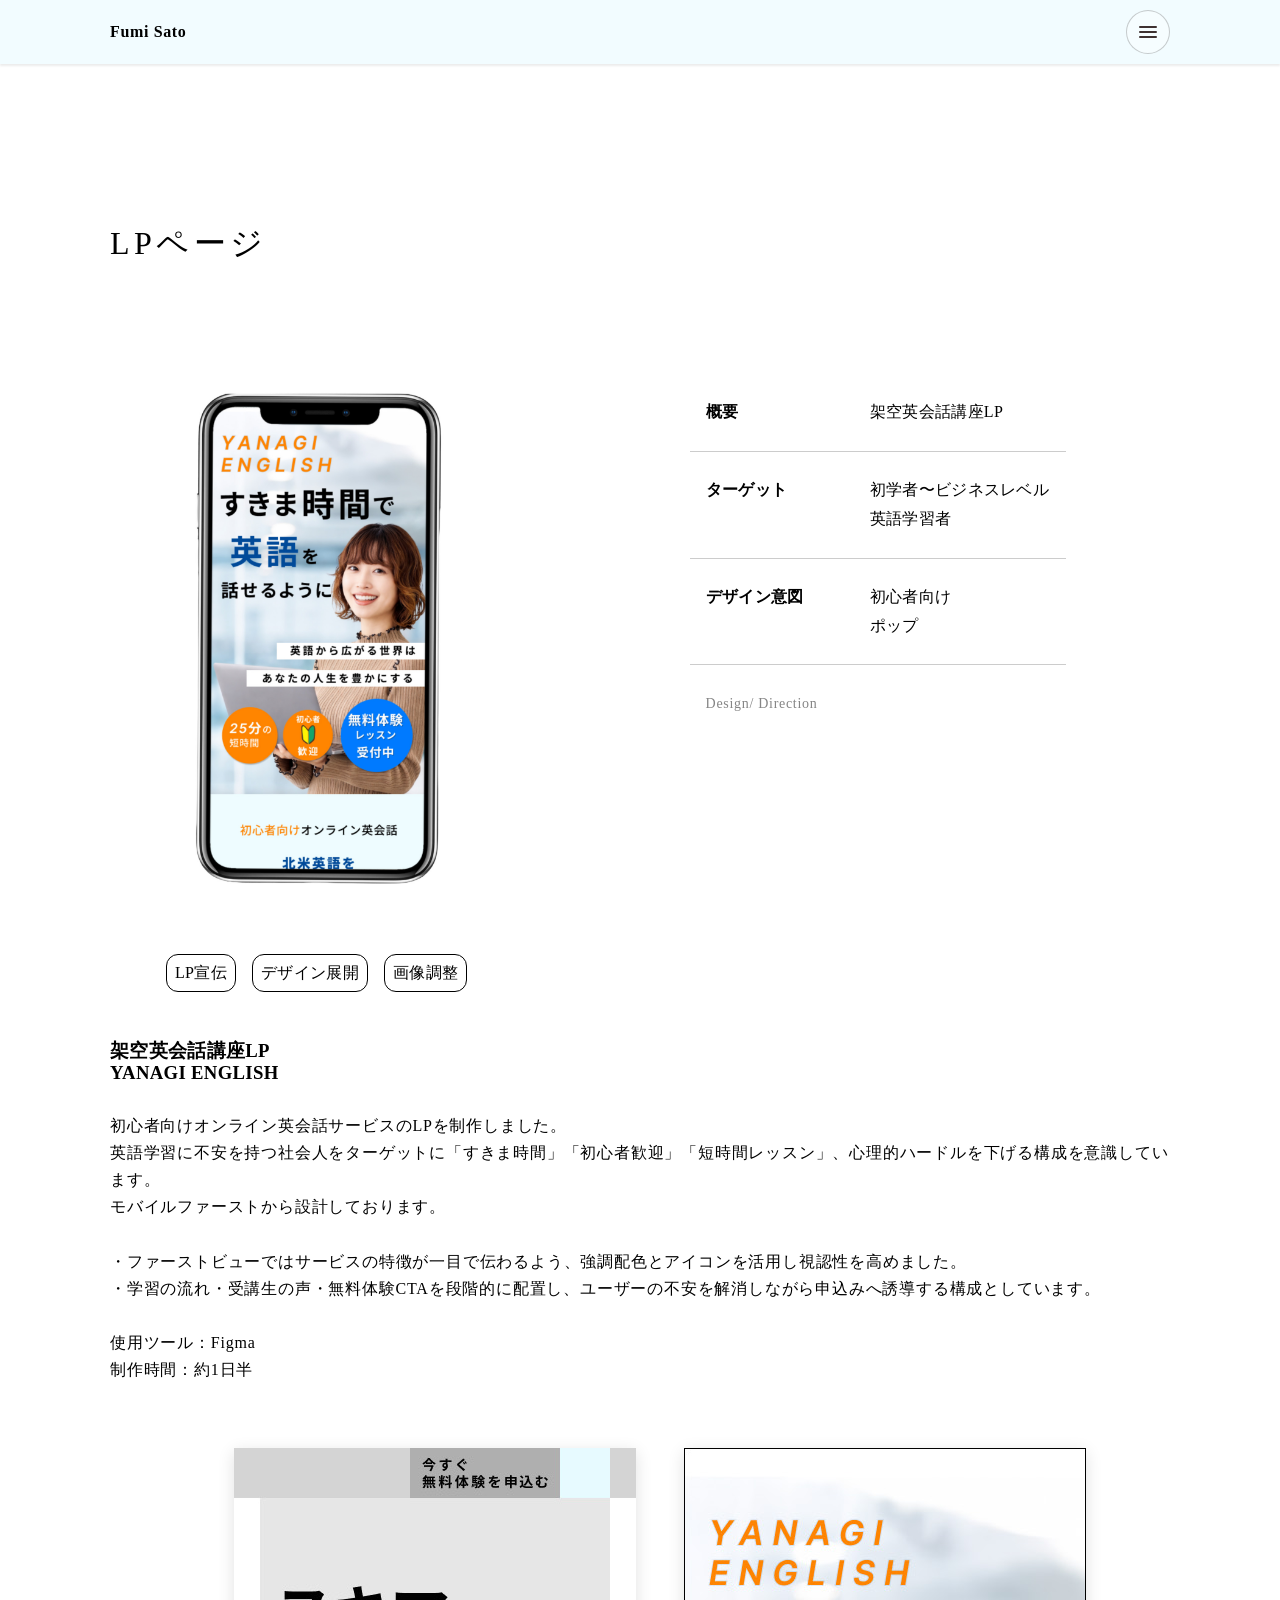
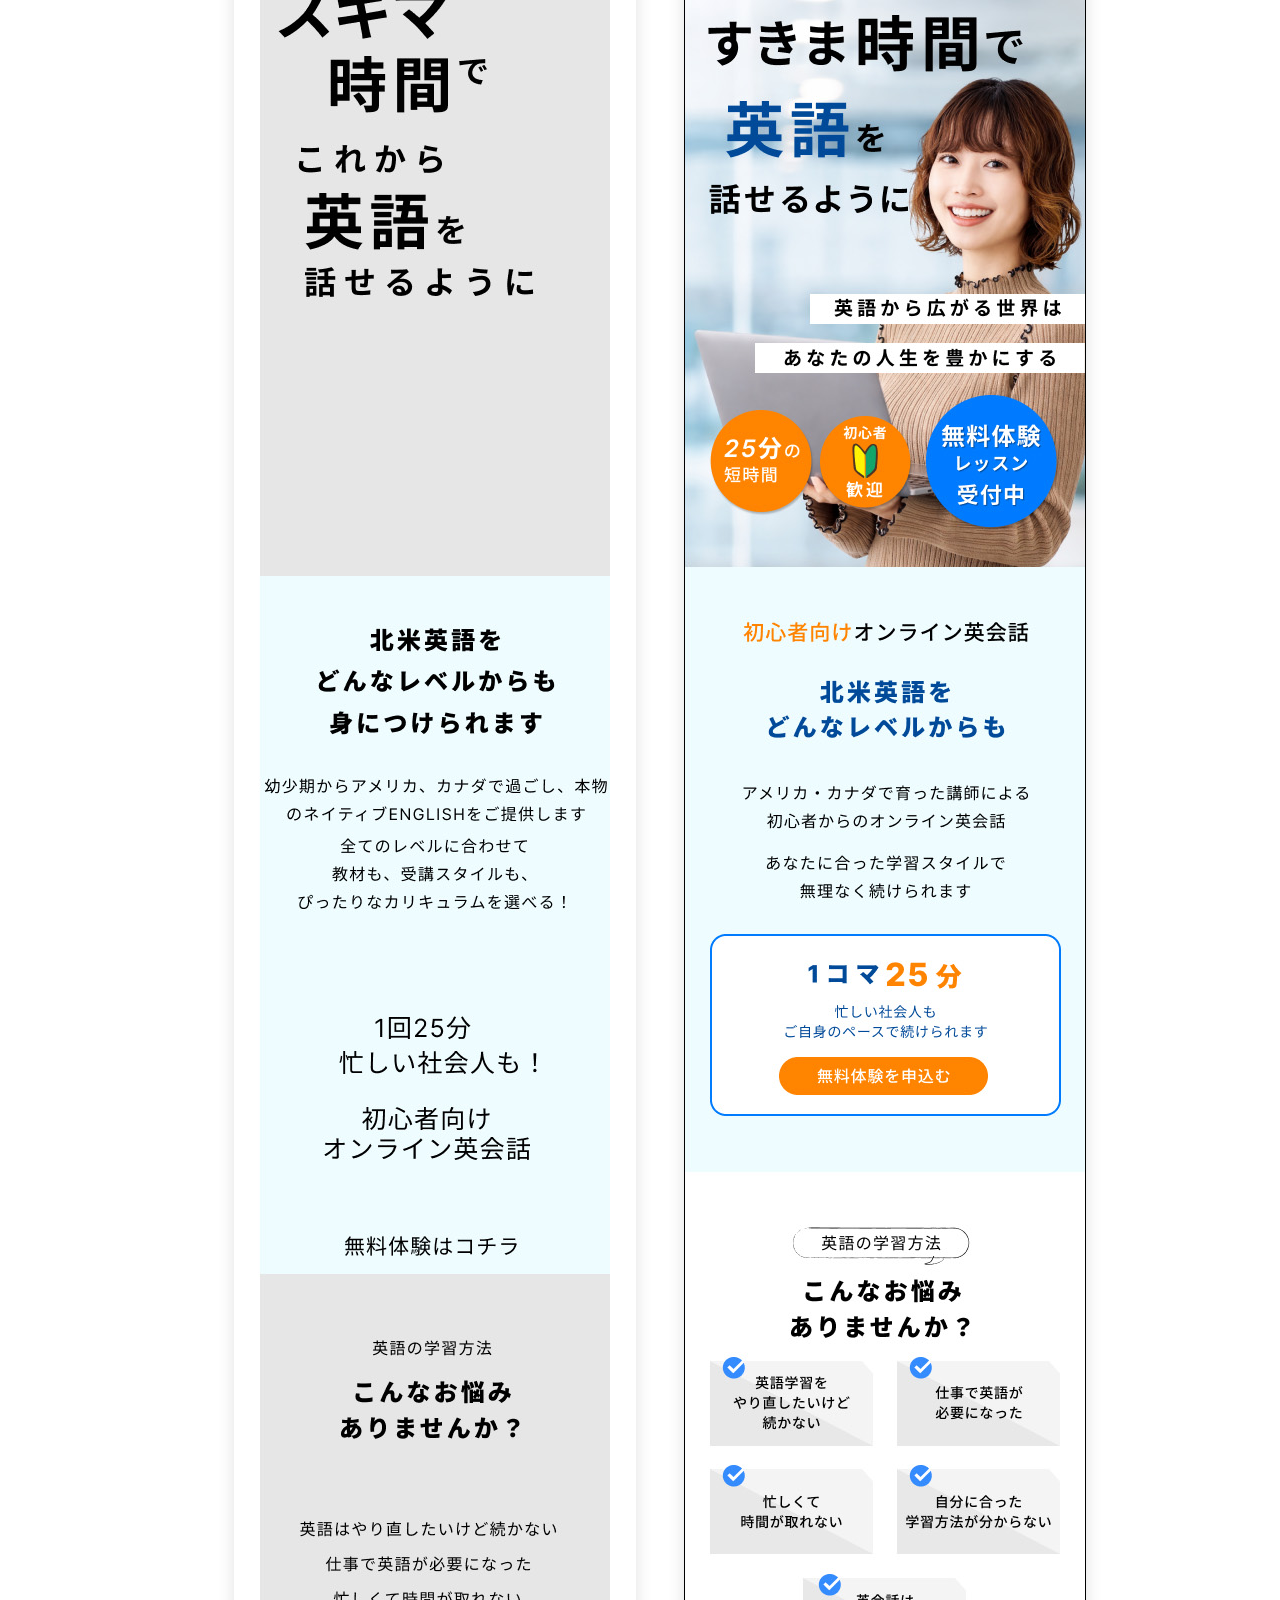
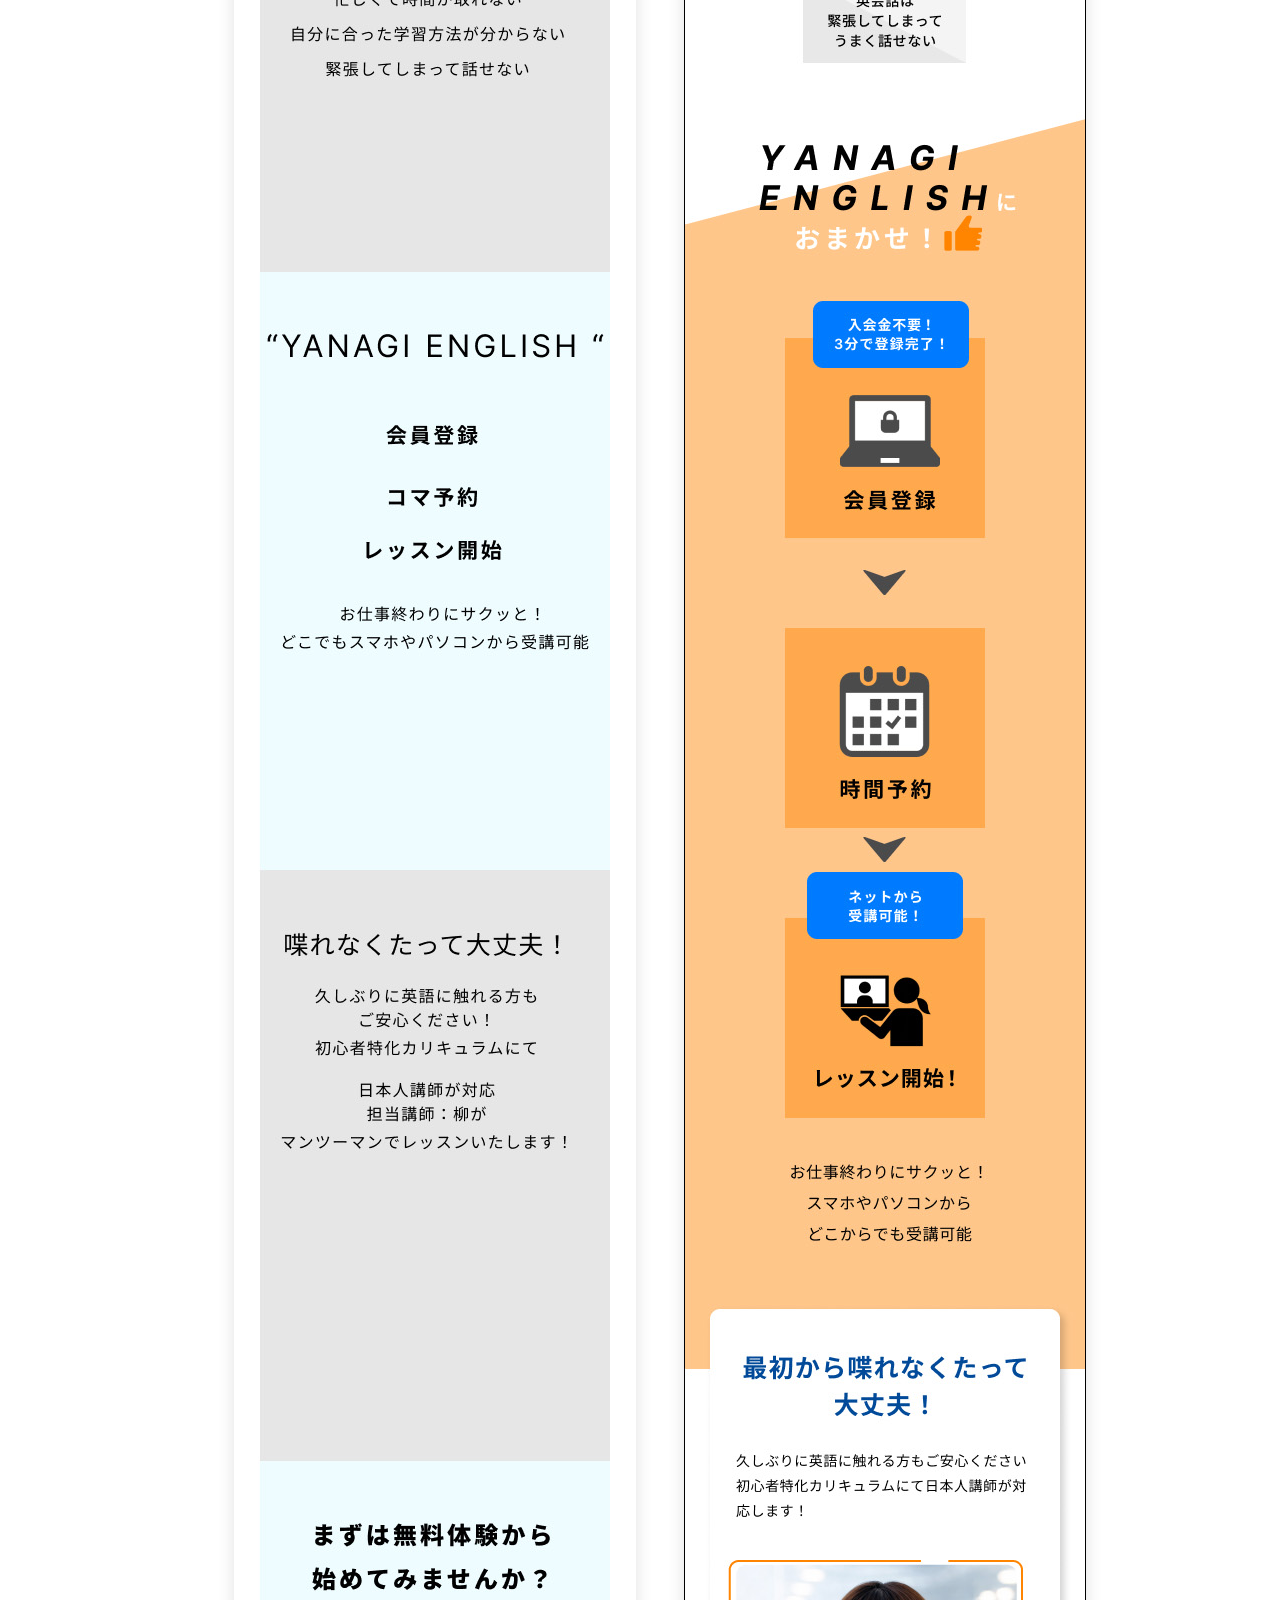
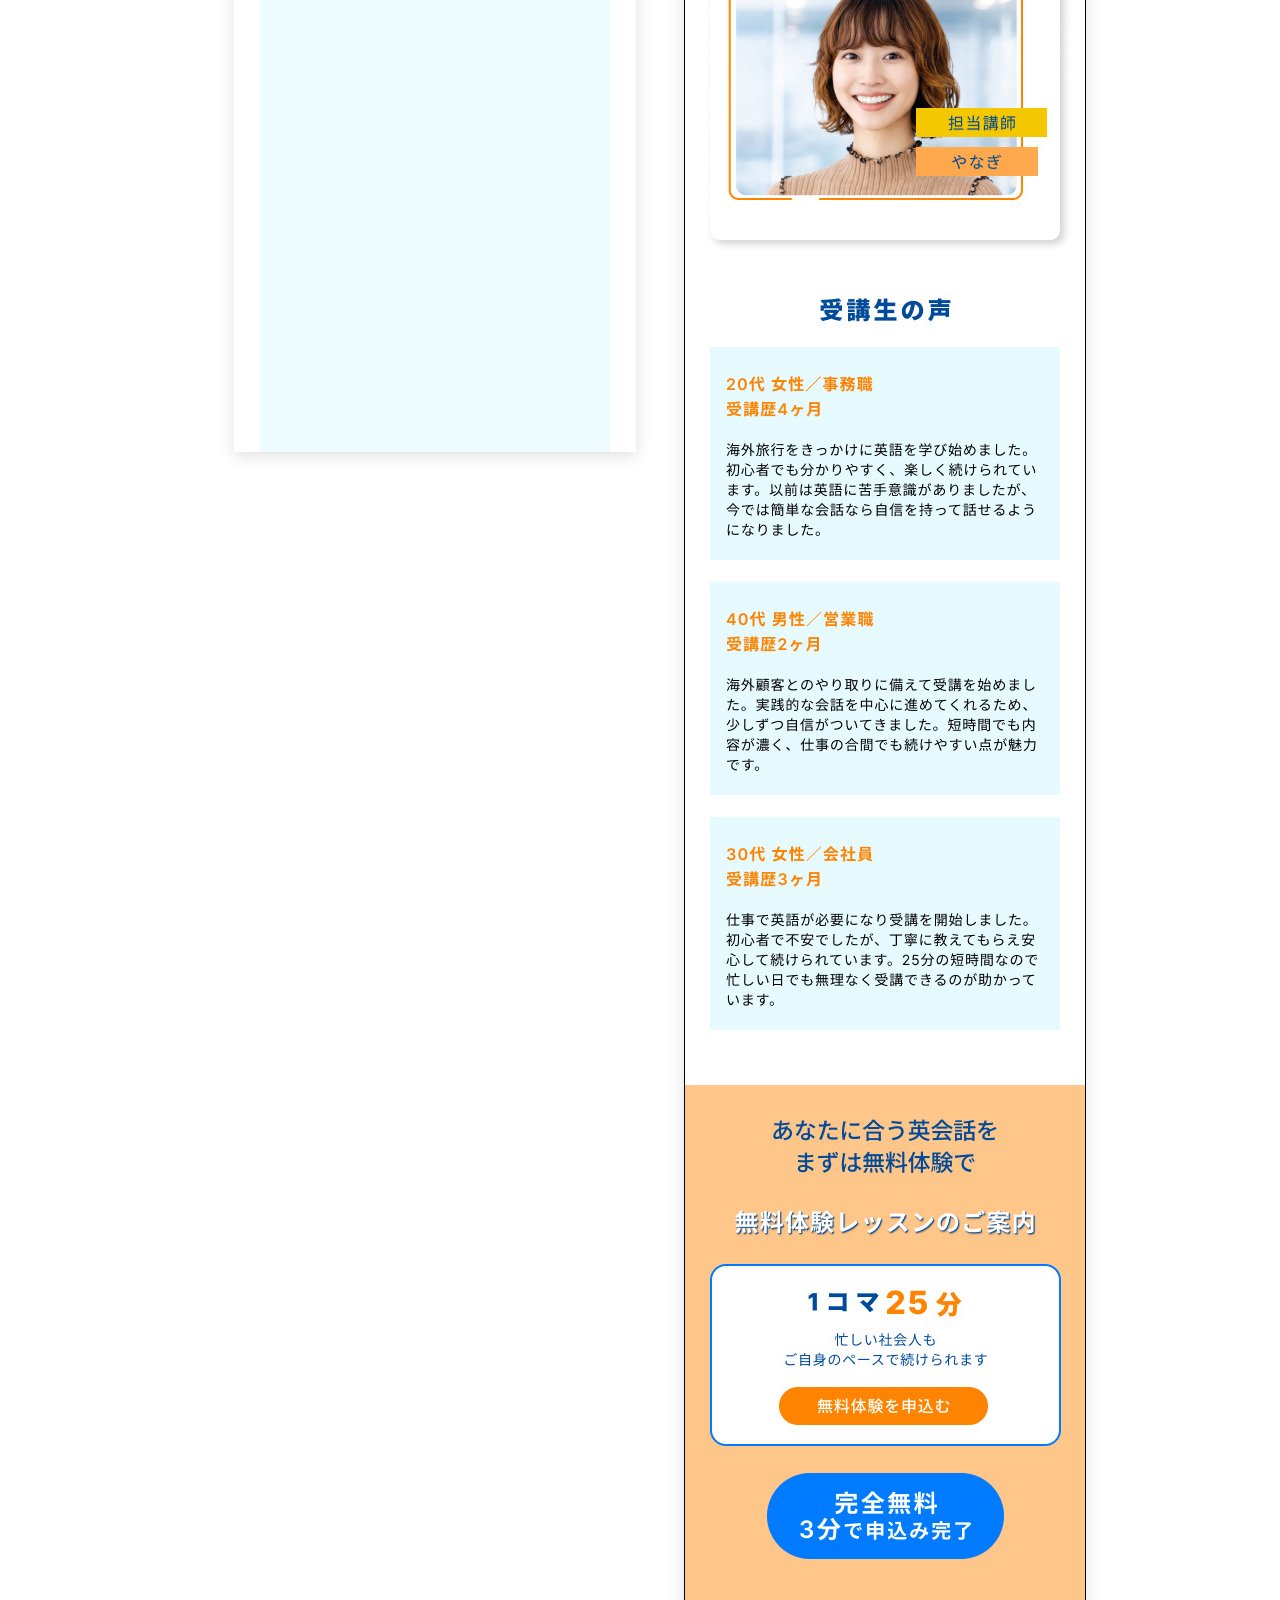
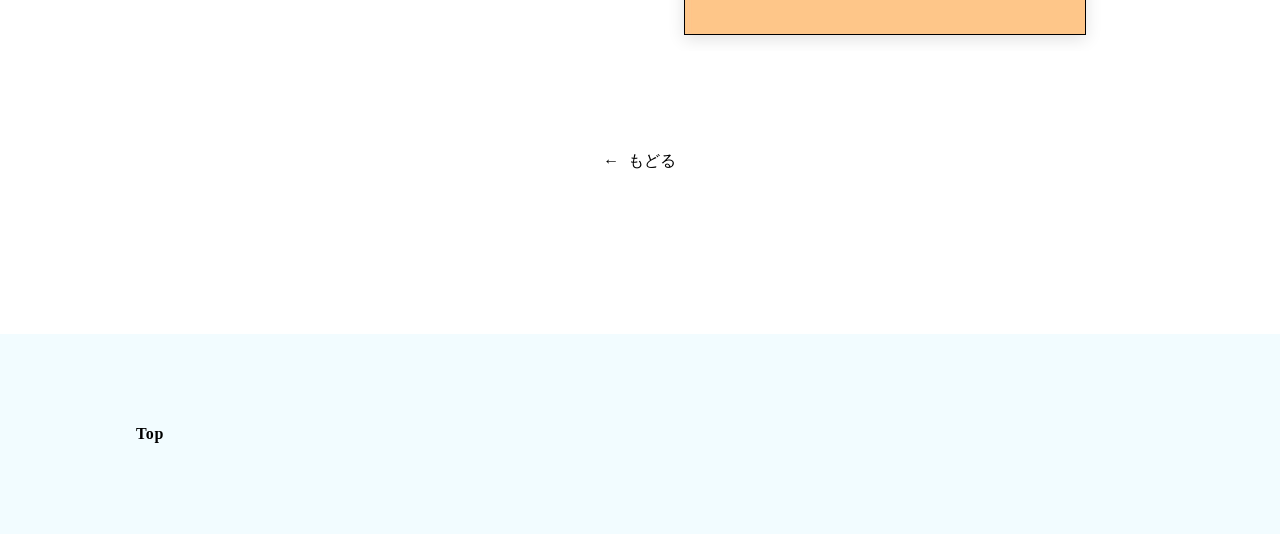
<file: works/lp-1.html>
<!DOCTYPE html>
<html>
  <head prefix="og: http://ogp.me">
    <!-- Google tag (gtag.js) -->
    <script
      async
      src="https://www.googletagmanager.com/gtag/js?id=G-WM855E2CB6"
    ></script>
    <script>
      window.dataLayer = window.dataLayer || [];
      function gtag() {
        dataLayer.push(arguments);
      }
      gtag("js", new Date());

      gtag("config", "G-WM855E2CB6");
    </script>
    <meta charset="UTF-8" />
    <meta name="viewport" content="width=device-width, initial-scale=1" />

    <!-- OG -->
    <meta property="og:title" content="Fumi Sato Portfolio | Web制作" />
    <meta
      property="og:description"
      content="宮城県仙台市でフロントエンドを中心にWeb制作を行っています。HTML・CSS・JavaScriptによるサイト制作を承ります"
    />
    <meta property="og:type" content="website" />
    <meta property="og:image" content="https://fumi-sato.com/img/ogp.jpg" />
    <meta property="og:url" content="https://fumi-sato.com/" />
    <meta property="og:site_name" content="Fumi Sato Portfolio" />
    <meta property="og:locale" content="ja_JP" />
    <link rel="canonical" href="https://fumi-sato.com/" />
    <meta name="robots" content="index,follow" />
    <meta name="format-detection" content="telephone=no,address=no,email=no" />
    <meta http-equiv="X-UA-Compatible" content="IE=edge" />

    <!-- favicon -->
    <link
      rel="icon"
      type="image/png"
      sizes="32x32"
      href="/img/favicon-32.png"
    />
    <link
      rel="icon"
      type="image/png"
      sizes="48x48"
      href="/img/favicon-48.png"
    />
    <link
      rel="apple-touch-icon"
      sizes="180x180"
      href="/img/apple-touch-icon.png"
    />

    <!-- CSS -->
    <link rel="stylesheet" href="/shared/reset.css" />
    <link rel="stylesheet" href="/shared/common.css" />
    <link rel="stylesheet" href="/shared/style.css" />
    <link rel="stylesheet" href="/shared/about.css" />
    <link rel="stylesheet" href="/shared/work.css" />

    <title>Fumi Sato Portfolio | Web制作</title>
  </head>
  <body>
    <!-- header -->
    <header class="header">
      <div class="container header__inner">
        <a class="header__name" href="/index.html">Fumi Sato</a>
        <button class="menu-btn" id="menuButton" aria-expanded="false">
          <span class="menu-icon" aria-hidden="true">
            <span></span><span></span><span></span>
          </span>
        </button>
      </div>
    </header>

    <div id="overlay" class="overlay" hidden></div>
    <nav id="siteDrawer" class="drawer" aria-hidden="true" hidden>
      <div class="drawer__title">Menu</div>
      <ul class="drawer__nav">
        <li><a href="/index.html">Top</a></li>
        <li><a href="/about.html">About</a></li>
        <li><a href="/index.html#works">Works</a></li>
        <li><a href="/index.html#tools">Tools</a></li>
        <li><a href="/index.html#contact">Contact</a></li>
        <li>
          <a
            href="https://github.com/Saf-sato/portfolio-site"
            target="_blank"
            rel="noreferrer"
            >GitHub</a
          >
        </li>
      </ul>
      <div class="drawer__meta">
        <a href="mailto:fumisato.web@gmail.com">fumisato.web@gmail.com</a>
      </div>
    </nav>

    <main>
      <!-- work -->
      <div class="container">
        <section id="work" data-animate="fade">
          <h2 class="work__title">LPページ</h2>
          <div class="work__wrapper">
            <div class="work__left">
              <span></span>
              <img src="/img/works/lp-1_3.jpg" alt="lp-3" />
            </div>
            <div class="work__right">
              <dl>
                <dt>概要</dt>
                <dd>架空英会話講座LP</dd>
                <dt>ターゲット</dt>
                <dd>初学者〜ビジネスレベル<br />英語学習者</dd>
                <dt>デザイン意図</dt>
                <dd>初心者向け<br />ポップ <br /></dd>
              </dl>
              <p class="work__category">Design/ Direction</p>
              <span></span>
            </div>
          </div>
        </section>
      </div>

      <section id="comment" data-animate="fade" style="margin: 0">
        <div class="container">
          <div class="comment__wrapper">
            <ul class="comment__list">
              <li>LP宣伝</li>
              <li>デザイン展開</li>
              <li>画像調整</li>
            </ul>
            <h3>架空英会話講座LP <br />YANAGI ENGLISH</h3>
            <br />
            <!-- <div class="comment__url">
              <a href="https//---"></a>
            </div> -->
            <p class="comment__txt">
              初心者向けオンライン英会話サービスのLPを制作しました。<br />
              英語学習に不安を持つ社会人をターゲットに「すきま時間」「初心者歓迎」「短時間レッスン」、心理的ハードルを下げる構成を意識しています。<br />
              モバイルファーストから設計しております。<br /><br />
              ・ファーストビューではサービスの特徴が一目で伝わるよう、強調配色とアイコンを活用し視認性を高めました。<br />
              ・学習の流れ・受講生の声・無料体験CTAを段階的に配置し、ユーザーの不安を解消しながら申込みへ誘導する構成としています。<br />
              <br />
              使用ツール：Figma<br />
              制作時間：約1日半
            </p>
          </div>
        </div>
      </section>

      <section
        id="wire"
        data-animate="fade"
        style="animation-range: entry 0% cover 15%"
      >
        <ul class="wire__list">
          <li>
            <img src="/img/works/lp-1_4.jpg" alt="lp-4" />
          </li>
          <li>
            <img src="/img/works/lp-1_1.jpg" alt="lp-1" />
          </li>
        </ul>
      </section>

      <span style="display: none"></span>
      <a href="/index.html#works" class="back__button">
        <span class="back__button__arrow" aria-hidden="true">←</span>
        <span>もどる</span>
      </a>
    </main>

    <!-- footer -->
    <footer id="footer">
      <div class="container footer__inner">
        <a class="header__name" href="#">Top</a>
      </div>
    </footer>
    <!-- JS -->
    <script src="https://ajax.googleapis.com/ajax/libs/jquery/3.7.1/jquery.min.js"></script>
    <script src="/shared/main.js"></script>
  </body>
</html>
</file>
<file: shared/common.css>
/* ==================================
common
================================== */

a {
  color: inherit;
  text-decoration: none;
  text-underline-offset: 0.2em;
  transition: opacity 0.3s ease;
}

a:hover {
  opacity: 0.7;
}

:root {
  /* ------ Layout ------ */
  --container: 1100px;
  --gutter: 20px;

  /* ------ Color system ------ */
  --color-text: #444;
  --color-subtext: #666;
  --color-category: rgb(103, 103, 103);
  --color-bg: #ffffff;
  --color-footer: rgba(176, 235, 255, 0.166);
  --color-bg-shadow: rgba(0, 0, 0, 0.35);
  --color-bg-soft: #f7f7f7;
  --color-border: #2929293c;
  --color-accent: #4a80f6;
  --color-title: #f0f0f0;

  /* ------ Typography ------ */
  --fs-base: 16px;
  --lh-base: 1.7;
  --lh-tight: 1.2; /* 見出し用 */

  /* Font  scale */
  --fs-1: 12px;
  --fs-2: 14px;
  --fs-3: 16px;
  --fs-4: 20px;
  --fs-5: 24px;
  --fs-6: 32px;
  --fs-7: 40px;
  --fs-8: 48px;

  /* ------ Spacing scale ------ */
  --space-1: 8px;
  --space-2: 16px;
  --space-3: 24px;
  --space-4: 32px;
  --space-5: 48px;
  --space-6: 64px;
  --space-7: 80px;
  --space-8: 96px;
  --space-9: 160px;

  /* ------ Radius ------ */
  --radius-sm: 8px;
  --radius-md: 12px;
  --radius-lg: 24px;
  --radius-xl: 32px;

  /* ------ Shadow ----- */
  --shadow-sm: 0 2px 2px rgba(0, 0, 0, 0.08);
  --shadow-md: 0 5px 5px rgba(0, 0, 0, 0.08);
  --shadow-lg: 0 4px 16px rgba(0, 0, 0, 0.12);
  --shadow-xl: 0 5px 20px rgba(0, 0, 0, 0.24);
  --shadow-wh: 2px 1px 1px rgb(222 222 222 / 41%);
  /* ------ Z index ------ */
  --z-header: 50;
  --z-overlay: 80;
  --z-drawer: 90;
  --z-modal: 100;

  /* ------ Animation ------ */
  --drawer-w: min(78vw, 360px);
  --dur: 240ms; /* アニメーション時間（240ms） */
  --ease: cubic-bezier(0.2, 0.8, 0.2, 1);

  /* --- guide line --- */
  --guide-line: none;
  --guide-bg: none;
  /* --guide-line: rgb(54, 94, 180);
  --guide-bg: rgb(172, 240, 255); */
  /* border: solid 1px var(--guide-color); */
}

html {
  font-size: var(--fs-base);
  caret-color: transparent;
}

body {
  line-height: var(--lh-base);
  letter-spacing: 0.02em;
  -webkit-font-smoothing: antialiased;
}

section {
  margin-bottom: var(--space-8);
}

.container {
  width: min(100% - (var(--gutter) * 2), var(--container));
  margin-inline: auto;
  padding-inline: var(--gutter);
}

[class$="__title"] {
  font-weight: 100;
  font-size: var(--fs-6);
  letter-spacing: 0.14em;
  margin-bottom: var(--space-6);
}

h1,
h2,
h3,
h4 {
  line-height: var(--lh-tight);
  margin: 0;
}

p {
  margin: 0;
  letter-spacing: 0.05em;
}

img {
  box-shadow: var(--shadow-lg);
}

* {
  box-sizing: border-box;
}

#works,
#tools,
#contact {
  scroll-margin-top: var(--space-7);
}

/* ====== タブレット: ～768px ====== */
@media (max-width: 768px) {
  :root {
    /* ------ Layout ------ */
    --container: 100%;
    --gutter: 16px;
    --fs-base: 15px;
  }
  .container {
    margin-inline: auto;
    padding: 0;
  }
}
/* ====== モバイル横: ～480px ====== */
@media (max-width: 480px) {
  :root {
    --gutter: 12px;
    --fs-base: 14px;
  }
  [class$="__title"] {
    font-size: var(--fs-5);
    letter-spacing: 0.1em;
    margin-bottom: var(--space-4);
  }
}

/* ====== モバイル縦: ～360px ====== */
@media (max-width: 360px) {
}

/* ==================================
common next,back__button
================================== */
.next__button {
  display: flex;
  inline-size: max-content;
  /* margin: 0 auto;   真ん中寄せ解除  */
  align-items: center;
  gap: var(--space-1);
}

.next__button:hover {
  opacity: 0.7;
}

.next__button__arrow {
  display: inline-block;
  transition: transform 0.3s ease;
}

.next__button:hover .next__button__arrow {
  transform: translateX(4px);
}

.back__button {
  display: flex;
  inline-size: max-content;
  margin: 0 auto;
  align-items: center;
  gap: var(--space-1);
}

.back__button:hover {
  opacity: 0.7;
}

.back__button__arrow {
  display: inline-block;
  transition: transform 0.3s ease;
}

.back__button:hover .back__button__arrow {
  transform: translateX(-4px);
}

/* ==================================
common data-animate="fade"
================================== */

@keyframes fadeIn {
  from {
    opacity: 0;
    transform: translateY(0);
  }
  to {
    opacity: 1;
    transform: translateY(0);
  }
}

[data-animate="fade"] {
  opacity: 0;
  transition: opacity 1s ease;
  animation: fadeIn linear;
  animation-timeline: view();
  animation-range: entry 0% cover 35%;
  /* 先に出したい要素向け数値 →0% cover 10%;*/
}

[data-animate="fade"].is__show {
  opacity: 1;
}
/* ==================================
common --page-animation
================================== */

/* ==================================
header
================================== */
/* --- Header --- */
.header {
  position: sticky;
  top: 0;
  z-index: 50;
  background: rgba(176, 235, 255, 0.166);
  backdrop-filter: blur(10px);
  box-shadow: var(--shadow-sm);
}
.header__inner {
  display: flex;
  align-items: center;
  justify-content: space-between;
  height: var(--space-6);
}
.header__name {
  font-weight: 600;
  letter-spacing: 0.04em;
}

/* --- Hamburger button --- */
.menu-btn {
  display: inline-grid;
  place-items: center;
  width: 44px;
  height: 44px;
  border: 1px solid var(--color-border);
  border-radius: 100%;
  background: rgba(255, 255, 255, 0.3);
  cursor: pointer;
}

.menu-icon {
  position: relative;
  width: 18px;
  height: 12px;
}
.menu-icon span {
  position: absolute;
  left: 0;
  width: 100%;
  height: 2px;
  background: #3e3131;
  border-radius: 2px;
  transition: transform var(--dur) var(--ease), top var(--dur) var(--ease),
    opacity var(--dur) var(--ease);
}
.menu-icon span:nth-child(1) {
  top: 0;
}
.menu-icon span:nth-child(2) {
  top: 5px;
}
.menu-icon span:nth-child(3) {
  top: 10px;
}

/* --- Open state: hamburger -> X --- */
.is-open .menu-icon span:nth-child(1) {
  top: 5px;
  transform: rotate(45deg);
}
.is-open .menu-icon span:nth-child(2) {
  opacity: 0;
}
.is-open .menu-icon span:nth-child(3) {
  top: 5px;
  transform: rotate(-45deg);
}

/* --- Overlay --- */
.overlay {
  position: fixed;
  inset: 0;
  background: rgba(0, 0, 0, 0.35);
  opacity: 0;
  pointer-events: none;
  transition: opacity var(--dur) var(--ease);
  z-index: 80;
}
.overlay.is-open {
  opacity: 1;
  pointer-events: auto;
}

/* --- Drawer --- */
.drawer {
  display: flex;
  flex-direction: column;
  position: fixed;
  top: 0;
  right: 0;
  height: 100dvh;
  width: var(--drawer-w);
  background: #fff;
  transform: translateX(100%);
  transition: transform var(--dur) var(--ease);
  z-index: 90;
  padding: 20px 18px;
  gap: 18px;
}
.drawer.is-open {
  transform: translateX(0);
}
.drawer__title {
  color: rgba(0, 0, 0, 0.6);
}
.drawer__nav {
  display: grid;
  gap: 10px;
  padding: 0;
  margin: 0;
  list-style: none;
}
.drawer__nav a {
  display: block;
  padding: 10px 10px;
  border-radius: 12px;
}
.drawer__nav a:hover {
  background: rgba(0, 0, 0, 0.04);
}
.drawer__meta {
  margin-top: auto;
  padding-top: 14px;
  display: grid;
  gap: 10px;
  font-size: 14px;
  color: rgba(0, 0, 0, 0.75);
}

/* --- Scroll lock --- */
body.is-locked {
  overflow: hidden;
}

/* ==================================
footer
================================== */
#footer {
  display: block;
  position: relative;
  background: var(--color-footer);
  top: var(--space-9);
  margin: 0 auto;
  padding: 0 var(--space-8);
}
.footer__inner {
  display: flex;
  align-items: center;
  justify-content: space-between;
  height: 200px;
}
.footer__name {
  font-weight: 600;
  letter-spacing: 0.04em;
}
/* ====== タブレット: ～768px ====== */
@media (max-width: 768px) {
}
/* ====== モバイル横: ～480px ====== */
@media (max-width: 480px) {
  #footer {
    padding: 0 var(--space-4);
  }
}
</file>
<file: shared/style.css>
/* ==================================
hero
================================== */
#hero {
  position: relative;
  height: 80vh;
  overflow: hidden;
  clip-path: border-box;
  margin-bottom: calc(var(--space-8) + var(--space-6));
}

.hero__bg {
  position: absolute;
  inset: 0;
  z-index: -1;
}

.hero__bg img {
  width: 100%;
  height: 100%;
  object-fit: cover;
  /* hero画像の差替時：位置調整項目 */
  object-position: calc(100% - 0px) calc(55% - 10px);
  clip-path: polygon(0 -40%, 100% 0%, 100% 100%, 40% 100%);
}

.hero__name {
  position: absolute;
  top: 50%;
  left: 15%;
  transform: translate(-50%, -50%);
  text-shadow: var(--shadow-wh);
  z-index: 3;
}

/* ====== タブレット: ～768px ====== */
@media (max-width: 768px) {
  .hero__name {
    left: 22%;
  }
}
/* ====== モバイル横: ～480px ====== */
@media (max-width: 480px) {
  .hero__name {
    left: 30%;
  }
}
/* ====== モバイル縦: ～360px ====== */
@media (max-width: 360px) {
  .hero__name {
    left: 30%;
  }
}

/* ==================================
self
================================== */
#self {
  position: relative;
  width: 100%;
  margin-bottom: calc(var(--space-8) + var(--space-6));
  padding: 0 var(--space-2);
}

.self__name {
  display: flex;
  margin-bottom: var(--space-4);
}
.self__name span {
  margin-left: var(--space-2);
}

.self__p {
  margin-bottom: var(--space-6);
}
.self__p a {
  display: block;
  position: relative;
  letter-spacing: 0.16em;
  font-size: var(--fs-4);
  left: var(--space-4);
  margin-top: var(--space-5);
}

.self__space {
  margin-bottom: var(--space-4);
}

.self__area {
  position: relative;
}
.self__area img {
  object-fit: cover;
  width: 100%;
  height: 40vh;
  border-radius: var(--radius-lg);
  box-shadow: var(--shadow-md);
}
/* .self__p {
  letter-spacing: 0.2rem;
} */

/* ====== タブレット: ～768px ====== */
@media (max-width: 768px) {
  #self {
    padding: 0 var(--space-6);
  }
}
/* ====== モバイル横: ～480px ====== */
@media (max-width: 480px) {
  #self {
    padding: 0 var(--space-1);
  }
}
/* ====== モバイル縦: ～360px ====== */
@media (max-width: 360px) {
}
/* ==================================
work
================================== */
#works {
  display: block;
  top: var(--space-5);
}

.works__inner {
  display: grid;
  grid-template-columns: 44% minmax(0, 1fr);
  align-items: start;
  border: solid 1px var(--guide-line);
}

/* --- PC left sticky --- */
.works__intro {
  position: sticky;
  top: var(--space-8);
  animation-range: entry 0% cover 10%;
  /* works__galleryとの幅を要調整 */
  margin-top: var(--space-4);
  left: 10vw;
  z-index: 10;
  isolation: isolate;
}

.works__title {
  padding: 0;
  border: solid 1px var(--guide-line);
  margin: 0;
  white-space: nowrap;
}
.works__title br {
  display: none;
}

.works__lead {
  display: block;
  font-size: calc(4px+ (var(--space-1)));
  line-height: 1.9;
  color: var(--color-text);
  margin-top: var(--space-3);
  border: solid 1px var(--guide-line);
  padding-right: var(--space-8);
}

/* デザイン事例 */
/* .works__link {
  display: inline-flex;
  align-items: center;
  width: fit-content;
  font-size: var(--fs-2);
  line-height: 1;
  text-decoration: none;
  color: inherit;
  padding-bottom: 4px;
  border-bottom: 1px solid #111;
} */

/* --- PC right  --- */
.works__gallery {
  position: relative;
  display: grid;
  grid-template-rows: repeat(4, auto);
  column-gap: 1.5em;
  gap: var(--space-6);
  margin-top: var(--space-8);
  margin-left: var(--space-4);
  z-index: 1;
}

.works__content {
  box-sizing: border-box;
  border: solid 1px var(--guide-line);
  margin-bottom: var(--space-6);
}

.works__thumb {
  display: block;
  text-decoration: none;
  color: inherit;
  border-radius: 24px;
  overflow: hidden;
}
.works__photo {
  width: 100%;
  aspect-ratio: 520 / 300;
  overflow: hidden;
  background: #f3efe8;
}
.works__photo img {
  width: 100%;
  height: 100%;
  display: block;
  object-fit: cover;
  object-position: center;
}

.works__content span {
  display: block;
  height: var(--space-4);
}

.works__content a:hover img {
  opacity: 1;
}

.works__card {
  display: flex;
  flex-direction: column;
  position: relative;
  gap: var(--space-3);
  margin-left: var(--space-3);
  margin-top: var(--space-3);
  border: solid 1px var(--guide-line);
}

.works__card h3 {
  font-size: var(--fs-4);
  margin-left: var(--space-1);
}

.works__card ul {
  font-size: var(--fs-2);
  display: flex;
  list-style: none;
  margin: 0;
  padding: 0;
}
.works__card li {
  padding: var(--space-1);
  margin-left: var(--space-1);
  border: solid 1px;
  border-radius: var(--radius-md);
  display: block;
  width: max-content;
}

/* ====== タブレット: ～768px ====== */
@media (max-width: 768px) {
  .works__inner {
    display: flex;
    grid-template-columns: none;
    flex-direction: column;
    align-items: center;
  }
  .works__intro {
    position: inherit;
    display: contents;
  }

  .works__title {
    white-space: break-spaces;
  }
  .works__lead {
    padding-right: 0;
  }
  .works__span {
    display: block;
    margin-bottom: var(--space-6);
  }

  /* --- PC right  --- */
  .works__gallery {
    margin-left: 0;
    margin-top: var(--space-5);
  }
  .works__content img {
    max-height: 300px;
  }
  .works__card {
    padding-right: var(--space-3);
  }
}

/* ====== モバイル横: ～480px ====== */
@media (max-width: 480px) {
  .works__inner {
    display: flex;
    grid-template-columns: none;
    flex-direction: column;
    align-items: baseline;
  }
  .works__title br {
    display: block;
  }
  .works__gallery {
    margin: 0 auto;
    margin-left: 0;
    gap: var(--space-8);
  }
  .works__card li {
    padding: 4px;
    border-radius: var(--radius-sm);
  }
  .works__card ul {
    display: grid;
    grid-template-columns: minmax(70px, 1fr) minmax(80px, 3fr);
    justify-items: baseline;
    gap: 4px 8px;
    padding: 0;
    margin: 0;
    list-style: none;
  }
  .works__thumb {
    margin: 0 var(--space-2);
  }
  .works__content {
    margin-bottom: 0;
  }
}

/* ====== モバイル縦: ～360px ====== */
@media (max-width: 360px) {
  .works__photo {
    width: 100%;
    aspect-ratio: 4 / 3;
    overflow: hidden;
    border-radius: 12px;
  }

  .works__photo img {
    width: 100%;
    height: 100%;
    display: block;
    object-fit: cover;
  }

  .works__card ul {
  }
  .works__card li {
    padding: 4px;
  }
}

/* ===============================
Tools
=============================== */
#tools {
  background-color: var(--color-bg-soft);
  padding: var(--space-6) 0;
  display: block;
}

.tools__list {
  display: grid;
  grid-template-columns: repeat(2, 1fr);
  gap: var(--space-4);
  max-width: 800px;
  margin: 0 auto;
  padding: 0;
  list-style: none;
}

.tools__title {
  text-align: center;
  animation-range: entry 0% cover 10%;
}

.tools__item {
  border: 1px solid #eee;
  box-shadow: var(--shadow-lg);
  padding: var(--space-4);
}

.tools__item h3 {
  font-weight: 600;
  margin-bottom: var(--space-2);
}

.tools__item ul {
  list-style: none;
}

.tools__item li {
  margin-bottom: var(--space-1);
}
/* ====== タブレット: ～768px ====== */
@media (max-width: 768px) {
  .tools__list {
    margin: 0 auto;
    min-width: 300px;
    padding: 0 var(--space-4);
  }
}
/* ====== モバイル横: ～480px ====== */
@media (max-width: 480px) {
  .tools__list {
    display: flex;
    flex-direction: column;
    gap: var(--space-3);
    margin: 0 auto;
    padding: var(--space-5);
  }
  .tools__item ul {
    padding-left: var(--space-1);
  }

  .tools__item h3,
  .tools__item li {
    margin-left: var(--space-3);
  }
}

/* ==================================
contact
================================== */
#contact {
  padding: 0 var(--space-2);
  margin-bottom: var(--space-4);
}
.contact__lead a {
  position: relative;
  left: var(--space-2);
}

/* ====== タブレット: ～768px ====== */
@media (max-width: 768px) {
  #contact {
    margin: 0 auto;
    min-width: 300px;
    padding: 0 var(--space-4);
  }
}
</file>
<file: shared/about.css>
/* ==================================
about
================================== */

#about {
  position: relative;
  overflow: hidden;
  margin-top: var(--space-9);
}
.about__title {
  border: solid 1px var(--guide-line);
  text-align: center;
}

.about__bg {
  display: grid;
  max-height: max-content;
  padding-bottom: calc(var(--space-6) + var(--space-9));
  border: solid 1px var(--guide-line);
  gap: var(--space-3);
  grid-auto-flow: column;
  justify-content: space-evenly;
}

.about__bg img {
  position: relative;
  box-shadow: var(--shadow-md);
  border-radius: var(--radius-sm);
  border: solid 1px var(--guide-line);
  width: 330px;
  max-height: 400px;
  object-fit: cover;
}

.about__name {
  display: block;
  padding: 0 var(--space-4);
  text-align: -webkit-auto;
  /* __title css引用 */
  font-weight: 100;
  font-size: var(--fs-6);
  letter-spacing: 0.14em;
  margin-bottom: var(--space-4);
}

.about__p {
  display: block;
  padding: 0 var(--space-4);
  margin-bottom: var(--space-7);
  text-align: -webkit-auto;
}

.about__p p {
  line-height: 1.9; /*!! */
}
.about__area {
  position: relative;
  overflow: hidden;
  min-height: 35vh;
  width: 100%;
  margin-top: var(--space-9);
}

.about__area img {
  position: absolute;
  bottom: -15%;
  left: 0;
  width: 100%;
  height: 160%;
  object-fit: cover;
  transform: translateY(0);
  will-change: transform;
}

.about__i {
  display: block;
  padding: 0 var(--space-4);
  margin: 0 var(--space-4);
  margin-top: var(--space-9);
  margin-bottom: var(--space-7);
  text-align: -webkit-auto;
}
.about__like {
  text-align: justify;
  /* __title css引用 */
  font-weight: 100;
  font-size: var(--fs-6);
  letter-spacing: 0.14em;
  margin-bottom: var(--space-4);
}
/* like images */
.about__list {
  display: grid;
  grid-auto-flow: dense;
  grid-template-columns: repeat(3, 1fr);
  max-width: 1300px;
  gap: var(--space-3);
  margin-inline: auto;
  padding: 0 var(--space-6);
}

.about__item {
  position: relative;
  overflow: hidden;
}
.about__item img {
  display: block;
  width: 100%;
  height: 100%;
  object-fit: cover;
}

/* overlay */
.about__overlay {
  position: absolute;
  inset: 0;
  display: grid;
  place-items: center;
  font-size: var(--fs-7);
  font-weight: 200;
  letter-spacing: var(--fs-2);
  background: var(--color-bg-shadow);
  color: var(--color-title);
  padding: var(--space-2);
  opacity: 0;
  transition: opacity 0.3s ease;
}

.about__item:hover .about__overlay {
  opacity: 1;
}

/* image size */
.square {
  grid-column: span 1;
  grid-row: span 1;
}

/* 1 × 2 */
.portrait {
  grid-column: span 1;
  grid-row: span 2;
}

/* 2 × 1 */
.landscape {
  grid-column: span 2;
  grid-row: span 1;
}

/* 2 × 2 */
.large {
  grid-column: span 1;
  grid-row: span 2;
}

/* ====== タブレット: ～768px ====== */
@media (max-width: 768px) {
  .about__name {
    padding: 0 var(--space-4);
    margin-bottom: var(--space-4);
  }

  .about__like {
    text-align: justify;
  }

  .about__overlay {
    font-size: var(--fs-4);
    font-weight: 200;
    letter-spacing: var(--fs-1);
  }
}

/* ====== モバイル横: ～480px ====== */
@media (max-width: 480px) {
  .about__name {
    padding: 0 var(--space-2);
  }
  .about__p {
    padding: 0 var(--space-2);
  }
  .about__i {
    margin: 0 0;
    margin-top: var(--space-9);
    margin-bottom: var(--space-7);
  }
  .about__list {
    gap: var(--space-2);
    padding: 0 var(--space-2);
  }
  .about__overlay {
    font-weight: 200;
    letter-spacing: 0.3em;
    padding: var(--space-1);
  }
}
/* ====== モバイル縦: ～360px ====== */
@media (max-width: 360px) {
}
</file>
<file: shared/work.css>
/* ==================================
work --wrapper 
================================== */
#work {
  position: relative;
  overflow: hidden;
  margin-top: var(--space-9);
  margin-bottom: var(--space-6);
}
#work span {
  display: block;
  height: var(--space-6);
  border: solid 1px var(--guide-line);
}

/* --- overview --- */
.work__wrapper {
  display: flex;
  justify-content: space-around;
  gap: var(--space-7);
  border: solid 1px var(--guide-line);
}

.work__left img {
  display: block;
  width: 100%;
  height: auto;
  max-height: 500px;
  margin-inline: auto;
  box-shadow: none;
  border-radius: var(--radius-md);
  object-fit: cover;
}
.work__left h2 {
  text-align: center;
}

.work__right {
  min-width: 400px;
  padding-right: var(--space-3);
}
.work__right dl {
  display: grid;
  grid-template-columns: 180px 1fr;
  margin: 0 auto;
  margin-top: var(--space-5);
  margin-bottom: var(--space-4);
}

.work__right dt,
.work__right dd {
  margin: 0;
  padding: var(--space-3) 0;
  border-bottom: 1px solid var(--color-border);
}
.work__right dt {
  font-weight: 600;
  padding-left: var(--space-2);
}
.work__right dd {
  line-height: 1.8;
}

.work__right p {
  margin: 0 auto;
  margin-bottom: var(--space-3);
}

.work__category {
  font-size: var(--fs-2);
  color: var(--color-category);
  line-height: 1;
  padding-left: var(--space-2);
  opacity: 0.8;
}

/* ======= tablet/sp境界 =======*/
@media (max-width: 768px) {
  #work {
    position: relative;
    overflow: hidden;
    margin-bottom: var(--space-4);
  }
  .work__title {
    margin-bottom: var(--space-1);
  }
  .work__wrapper {
    flex-direction: column;
    align-items: center;
    gap: var(--space-4);
  }
  /* .work__left img {
    min-width: 370px;
    min-width: 500px;
  } */

  .work__right dl {
    grid-template-columns: 160px 1fr;
  }
  /* .work__right dt,
  .work__right dd {
    padding: var(--space-2) 0;
  } */
}

/* ====== モバイル横: ～480px ====== */
@media (max-width: 480px) {
  .work__wrapper {
  }
  .work__right {
    min-width: 0cap;
  }
  /* .work__right dt,
  .work__right dd {
    padding: var(--space-2) var(--space-4);
  } */
}

/* ==================================
work --comment
================================== */

.comment__wrapper {
  display: block;
  border: solid 1px var(--guide-line);
  margin-bottom: var(--space-5);
}
.comment__list {
  display: flex;
  list-style: none;
  margin-bottom: var(--space-5);
}
.comment__list li {
  padding: 4px 8px;
  margin-left: var(--space-2);
  border: solid 1px;
  border-radius: var(--radius-md);
  display: block;
  width: max-content;
}

.comment__url {
  display: inline-flex;
  align-items: center;
  font-size: var(--fs-2);
  color: var(--color-subtext);
  line-height: 1;
  margin-left: var(--space-2);
  margin-bottom: var(--space-4);
}
/* ======= tablet/sp境界 =======*/
@media (max-width: 768px) {
  #comment {
    margin-bottom: var(--space-9);
  }
  .comment__wrapper {
    padding: 0 var(--space-2);
  }
  .comment__list li {
    margin-left: 0;
  }
}

/* ====== モバイル横: ～480px ====== */
@media (max-width: 480px) {
  .comment__list {
    display: grid;
    gap: 4px 8px;
    grid-template-columns: repeat(3, minmax(0, 1fr));
    padding: 0;
    justify-items: center;
  }
  .comment__wrapper h3 {
    font-size: var(--fs-4);
  }
}

/* ==================================
work --image
================================== */
.image__list {
  position: relative;
  top: var(--space-4);
  list-style: none;
  padding: none;

  display: flex;
  padding: 0 15vw;
  object-position: center;
  /* object-fit: none; */
  justify-content: center;
}
.image__list li {
  display: flex;
  justify-content: center;
  margin-bottom: var(--space-4);
}

.image__list li img {
  display: block;
  object-fit: cover;
  box-shadow: var(--shadow-xl);
  border-radius: var(--radius-lg);
  max-width: 100%;
  height: auto;
}

.image__list span {
  display: block;
  height: 100px;
}
/* ======= tablet/sp境界 =======*/
@media (max-width: 768px) {
}
/* ==================================
work --story
================================== */
.story__title {
  display: flex;
  font-size: var(--fs-4);
}
.story__list {
  display: grid;
}
.story__item {
  display: flex;
  flex-direction: row;
  justify-content: flex-start;
  align-items: baseline;
  margin-bottom: var(--space-5);
}

.story__item h4 {
  min-width: 200px;
}
/* ======= tablet/sp境界 =======*/
@media (max-width: 768px) {
  #story {
    padding: 0 var(--space-2);
  }
  .story__item {
    flex-direction: column;
  }
  .story__item h4 {
    font-size: var(--fs-4);
    margin-bottom: var(--space-2);
    padding-left: var(--space-1);
  }
}
/* ==================================
work --user
================================== */
.user__title {
  display: flex;
  font-size: var(--fs-4);
}

.user__list {
  display: grid;
}
.user__item {
  display: flex;
  flex-direction: row;
  justify-content: flex-start;
  align-items: baseline;
  margin-bottom: var(--space-5);
}

.user__item h4 {
  min-width: 200px;
}
/* ======= tablet/sp境界 =======*/
@media (max-width: 768px) {
  #user {
    padding: 0 var(--space-2);
  }
  .user__item {
    flex-direction: column;
  }
  .user__item h4 {
    font-size: var(--fs-4);
    margin-bottom: var(--space-2);
    padding-left: var(--space-1);
  }
}
/* ==================================
work --wire
================================== */
.wire__title {
  display: flex;
  font-size: var(--fs-4);
}
.wire__list {
  display: flex;
  list-style: none;
  justify-items: center;
  grid-auto-flow: column;
  justify-content: center;
  gap: var(--space-2);
}

.wire__list li {
  overflow: hidden;
  padding: var(--space-2);
}

.wire__list img {
  display: block;
  width: 100%;
  height: auto;
  object-fit: cover;
}

.wire__list li:nth-child(2) img {
  max-width: 500px;
}
/* ======= tablet/sp境界 =======*/
@media (max-width: 768px) {
  .wire__title {
    padding: 0 var(--space-4);
  }
  .wire__list {
    padding: 0;
  }
}
/* ==================================
work-common CheckMark
================================== */
.checkmark {
  padding-left: var(--space-4);
  position: relative;
}

.checkmark:before,
.checkmark:after {
  content: "";
  display: block;
  position: absolute;
}
.checkmark:before {
  width: var(--space-3);
  height: var(--space-3);
  border-radius: var(--space-3);
  background: #ffffff;
  border: 1px solid #000000;
  left: 0;
  top: 3px;
}
.checkmark:after {
  border-left: 2px solid #000000;
  border-bottom: 2px solid #000000;
  width: var(--space-3);
  height: var(--space-1);
  -webkit-transform: rotate(-45deg);
  transform: rotate(-45deg);
  left: 5px;
  top: 6px;
}
</file>
